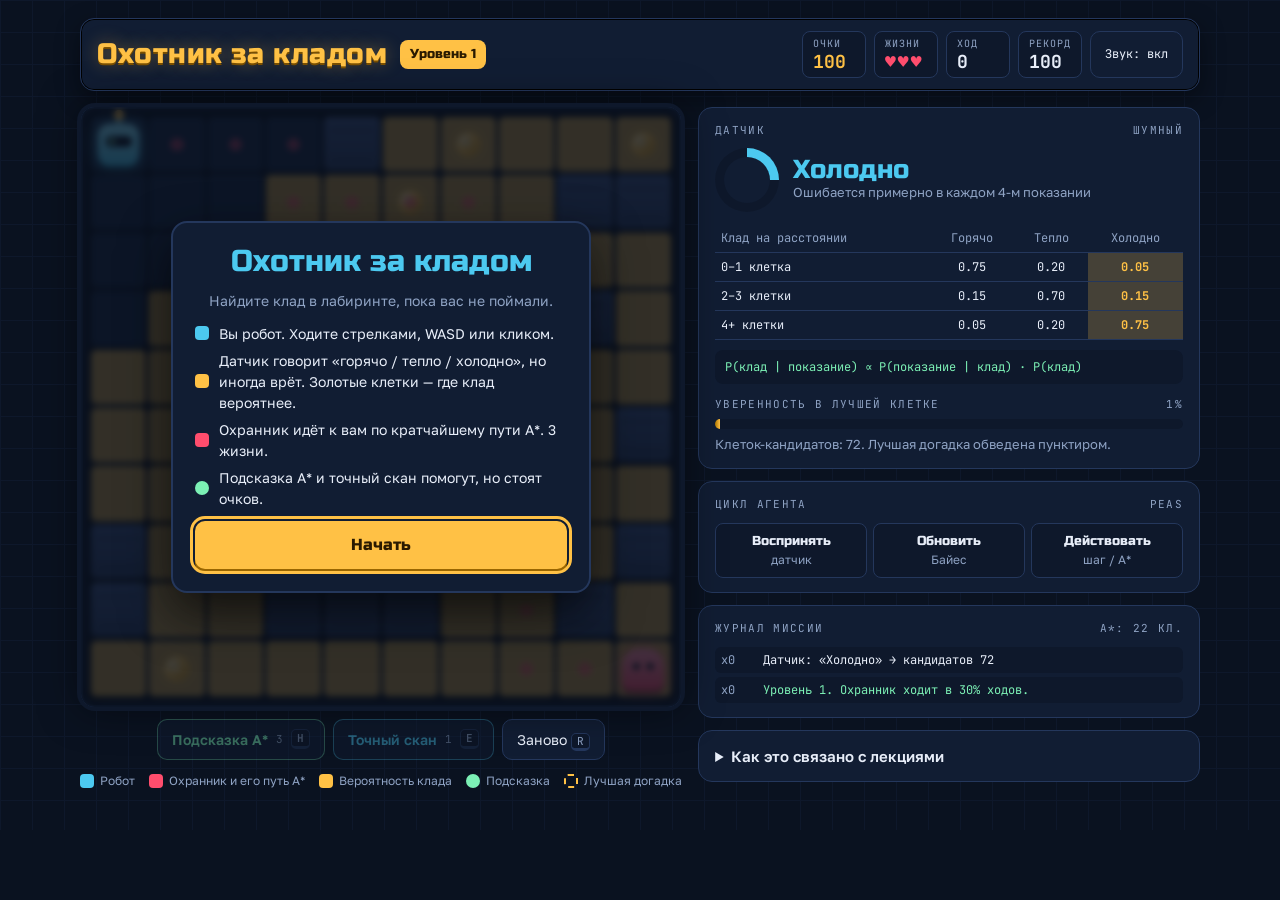
<file: game.html>
<!doctype html><html><head><meta charset=utf8><meta name=viewport content="width=device-width,initial-scale=1,viewport-fit=cover"><style>:root{color-scheme:light;box-sizing:border-box;padding-top:env(safe-area-inset-top,0px);padding-bottom:env(safe-area-inset-bottom,0px)}html{scroll-padding-top:env(safe-area-inset-top,0px)}body{margin:0;padding:0;font:14px -apple-system,BlinkMacSystemFont,sans-serif;background:#fff;color:#000}img{max-width:100%}[hidden]:not([hidden=until-found i]){display:none!important}</style></head><body>
<title>Охотник за кладом</title>
<link rel="preconnect" href="https://fonts.googleapis.com">
<link rel="stylesheet" href="https://fonts.googleapis.com/css2?family=Russo+One&family=Golos+Text:wght@400;500;600;700&family=JetBrains+Mono:wght@400;600;700&display=swap">
<style>
/* Layout: arcade cabinet — HUD strip on top, glowing dungeon board left, mission console right; single dark game world */
:root{
  color-scheme:dark;
  --bg:#0A1220; --panel:#111D33; --panel2:#0E182B; --floor:#16243E; --line:#24375C;
  --ink:#E8EEF9; --muted:#8FA3C4; --wall:#2E3F66; --wall2:#3B5080;
  --gold:#FFC145; --robot:#4CC9F0; --guard:#FF4D6D; --hint:#7CF0B5;
  --display:"Russo One","Golos Text",system-ui,sans-serif;
  --body:"Golos Text",system-ui,-apple-system,"Segoe UI",sans-serif;
  --mono:"JetBrains Mono",ui-monospace,Menlo,monospace;
}
*{box-sizing:border-box}
[hidden]{display:none!important}
html,body{background:var(--bg)}
body{color:var(--ink);font-family:var(--body);font-size:15px;line-height:1.5;
  background-image:linear-gradient(var(--panel2) 1px,transparent 1px),linear-gradient(90deg,var(--panel2) 1px,transparent 1px);
  background-size:32px 32px;
  padding-left:max(16px,env(safe-area-inset-left,0px));padding-right:max(16px,env(safe-area-inset-right,0px));padding-block:18px 40px}
.wrap{max-width:1120px;margin:0 auto;display:grid;gap:16px}

/* HUD */
.hud{display:flex;flex-wrap:wrap;gap:12px 20px;align-items:center;justify-content:space-between;
  background:var(--panel);border:1px solid var(--line);border-radius:14px;padding:12px 16px;box-shadow:0 0 0 1px #000 inset,0 8px 24px #0006}
.logo{display:flex;align-items:center;gap:12px}
.logo h1{font-family:var(--display);font-weight:400;font-size:clamp(20px,3.2vw,28px);margin:0;line-height:1;letter-spacing:.02em;
  color:var(--gold);text-shadow:0 2px 0 #7a4f00,0 0 18px color-mix(in oklab,var(--gold) 40%,transparent)}
.lvl{font-family:var(--display);font-size:13px;padding:5px 10px;border-radius:8px;background:var(--gold);color:#2a1a00;white-space:nowrap}
.stats{display:flex;flex-wrap:wrap;gap:8px}
.st{display:grid;gap:0;min-width:64px;padding:4px 10px;border-radius:8px;background:var(--panel2);border:1px solid var(--line)}
.st span{font-size:10px;text-transform:uppercase;letter-spacing:.1em;color:var(--muted);font-family:var(--mono)}
.st b{font-family:var(--mono);font-size:18px;font-variant-numeric:tabular-nums;line-height:1.2}
.hearts b{color:var(--guard);letter-spacing:2px}
.hearts b i{font-style:normal;color:var(--line)}
.score b{color:var(--gold)}
.iconbtn{font-family:var(--mono);font-size:12px}

.main{display:grid;grid-template-columns:minmax(0,1.2fr) minmax(0,1fr);gap:16px;align-items:start}
@media (max-width:860px){.main{grid-template-columns:minmax(0,1fr)}}

/* Board */
.stage{display:grid;gap:12px}
.boardShell{position:relative;width:100%;max-width:600px;margin:0 auto}
.board{display:grid;grid-template-columns:repeat(10,1fr);gap:3px;padding:8px;border-radius:14px;width:100%;aspect-ratio:1;position:relative;
  background:#060C17;border:2px solid var(--line);box-shadow:0 0 0 4px var(--panel2),0 0 40px #0008, inset 0 0 30px #000a;touch-action:manipulation;transition:box-shadow .3s}
.board.danger{animation:danger 1s ease-in-out infinite}
@keyframes danger{50%{box-shadow:0 0 0 4px var(--panel2),0 0 38px color-mix(in oklab,var(--guard) 70%,transparent),inset 0 0 30px #000a}}
.board.shake{animation:shake .45s}
@keyframes shake{20%{transform:translate(-8px,2px)}40%{transform:translate(7px,-3px)}60%{transform:translate(-5px,2px)}80%{transform:translate(3px,0)}}
.cell{position:relative;border-radius:5px;display:grid;place-items:center;
  background:linear-gradient(color-mix(in srgb,var(--gold) calc(var(--p,0)*72%),transparent),color-mix(in srgb,var(--gold) calc(var(--p,0)*72%),transparent)),var(--floor);
  box-shadow:inset 0 -2px 0 #0005;font-family:var(--mono);font-size:clamp(8px,1.5vw,11px);font-weight:600;transition:background .4s}
.cell.wall{background:linear-gradient(180deg,var(--wall2),var(--wall));box-shadow:inset 0 2px 0 #ffffff14,inset 0 -3px 0 #0007}
.cell.wall::before{content:"";position:absolute;inset:22% 10%;border-top:2px solid #0004;border-bottom:2px solid #0004}
.cell.visited::before{content:"";position:absolute;width:12%;aspect-ratio:1;border-radius:50%;background:color-mix(in oklab,var(--robot) 45%,transparent);bottom:14%;right:14%}
.cell.adj{cursor:pointer;outline:2px solid color-mix(in oklab,var(--robot) 45%,transparent);outline-offset:-2px}
.cell.adj:hover{outline-color:var(--robot);background:color-mix(in srgb,var(--robot) 22%,var(--floor))}
.cell.best{outline:2px dashed var(--gold);outline-offset:-3px}
.cell .pct{color:#1b1200;opacity:calc(.35 + var(--p,0));pointer-events:none}
.cell .pct.lo{color:var(--muted)}
.cell.gpath::after,.cell.hpath::after{content:"";position:absolute;width:24%;aspect-ratio:1;border-radius:50%;pointer-events:none}
.cell.gpath::after{background:var(--guard);opacity:.55}
.cell.hpath::after{background:var(--hint);box-shadow:0 0 10px var(--hint);animation:blink 1s ease-in-out infinite}
@keyframes blink{50%{opacity:.4}}
.coin{position:absolute;width:42%;aspect-ratio:1;border-radius:50%;background:radial-gradient(circle at 35% 35%,#fff3c4,var(--gold) 45%,#b07800);
  box-shadow:0 0 10px color-mix(in oklab,var(--gold) 60%,transparent);animation:spin 2.2s ease-in-out infinite}
.coin::after{content:"";position:absolute;inset:26%;border-radius:50%;border:2px solid #9a6600aa}
@keyframes spin{50%{transform:scaleX(.35)}}
.star{position:absolute;font-size:clamp(18px,3.4vw,30px);color:var(--gold);text-shadow:0 0 12px var(--gold);animation:pop .6s ease-out}
@keyframes pop{from{transform:scale(0) rotate(-90deg)}}

/* moving layer */
.layer{position:absolute;inset:8px;pointer-events:none}
.tok,.fx{position:absolute;left:0;top:0;width:calc((100% - 27px)/10);aspect-ratio:1;
  transform:translate(calc((100% + 3px)*var(--c,0)),calc((100% + 3px)*var(--r,0)))}
.tok{transition:transform .16s ease-out;z-index:3}
.tok .b{position:absolute;inset:13%}
.robot .b{background:linear-gradient(180deg,#8DE3FA,var(--robot));border-radius:28%;box-shadow:0 3px 0 #1a6f8c,0 0 16px color-mix(in oklab,var(--robot) 60%,transparent)}
.robot .b::before{content:"";position:absolute;left:18%;right:18%;top:30%;height:26%;border-radius:6px;background:#0A1220}
.robot .b::after{content:"";position:absolute;left:28%;width:12%;top:36%;height:14%;border-radius:50%;background:var(--hint);box-shadow:calc(var(--ew,1)*0px) 0 0 0 var(--hint),0 0 0 0 transparent;
  box-shadow:300% 0 0 0 var(--hint)}
.robot .ant{position:absolute;left:46%;top:-2%;width:8%;height:16%;background:#8DE3FA;border-radius:2px}
.robot .ant::after{content:"";position:absolute;left:-60%;top:-60%;width:220%;aspect-ratio:1;border-radius:50%;background:var(--gold);animation:blink .8s infinite}
.guard .b{background:linear-gradient(180deg,#FF8FA3,var(--guard));border-radius:40% 40% 18% 18%;box-shadow:0 3px 0 #8f1d33,0 0 16px color-mix(in oklab,var(--guard) 60%,transparent)}
.guard .b::before,.guard .b::after{content:"";position:absolute;top:34%;width:18%;height:18%;background:#0A1220;border-radius:50%}
.guard .b::before{left:24%;clip-path:polygon(0 30%,100% 0,100% 100%,0 100%)}
.guard .b::after{right:24%;clip-path:polygon(0 0,100% 30%,100% 100%,0 100%)}
.fx{z-index:4}
.ripple::after{content:"";position:absolute;inset:20%;border-radius:50%;border:3px solid var(--rc);animation:ripple .9s ease-out forwards}
@keyframes ripple{to{transform:scale(4.5);opacity:0;border-width:1px}}
.float span{position:absolute;left:50%;top:10%;transform:translateX(-50%);font-family:var(--display);font-size:clamp(12px,2vw,16px);white-space:nowrap;
  color:var(--fc);text-shadow:0 2px 0 #000;animation:floatup 1.1s ease-out forwards}
@keyframes floatup{to{top:-90%;opacity:0}}
canvas.confetti{position:absolute;inset:0;width:100%;height:100%;pointer-events:none;z-index:6}

/* overlay */
.over{position:absolute;inset:0;display:grid;place-items:center;background:#0A1220c4;backdrop-filter:blur(3px);border-radius:14px;z-index:8;padding:16px}
.card{background:var(--panel);border:2px solid var(--line);border-radius:16px;padding:22px;max-width:420px;width:100%;display:grid;gap:12px;text-align:center;box-shadow:0 20px 50px #000a}
.card h2{font-family:var(--display);font-weight:400;margin:0;font-size:clamp(22px,4vw,30px);line-height:1.1}
.card h2.win{color:var(--gold)} .card h2.lose{color:var(--guard)} .card h2.start{color:var(--robot)}
.card p{margin:0;color:var(--muted);font-size:14px}
.card ul{margin:0;padding:0;list-style:none;display:grid;gap:6px;text-align:left;font-size:14px}
.card li{display:flex;gap:10px;align-items:center}
.card li .sw{flex:none}
.bd{font-family:var(--mono);font-size:13px;display:grid;gap:4px;text-align:left;background:var(--panel2);border-radius:10px;padding:10px 12px}
.bd div{display:flex;justify-content:space-between;gap:12px}
.bd .tot{border-top:1px solid var(--line);padding-top:6px;color:var(--gold);font-weight:700}

/* actions */
.actions{display:flex;flex-wrap:wrap;gap:8px;justify-content:center}
button,select{font:inherit;font-size:14px;border-radius:10px;border:1px solid var(--line);background:var(--panel);color:var(--ink);padding:9px 14px;cursor:pointer;transition:transform .08s,background .15s}
button:active{transform:translateY(2px)}
button:hover:not(:disabled){background:#182847}
button.big{font-family:var(--display);font-size:16px;padding:12px 20px;background:var(--gold);color:#2a1a00;border:0;box-shadow:0 4px 0 #9a6600}
button.big:hover:not(:disabled){background:#ffd170}
button.act{display:inline-flex;gap:8px;align-items:center;font-weight:600}
button.act.h{border-color:color-mix(in oklab,var(--hint) 60%,transparent);color:var(--hint)}
button.act.s{border-color:color-mix(in oklab,var(--robot) 60%,transparent);color:var(--robot)}
button.act small{font-family:var(--mono);font-weight:400;color:var(--muted);font-size:11px}
button:disabled{opacity:.4;cursor:not-allowed}
button:focus-visible,.cell:focus-visible{outline:3px solid var(--gold);outline-offset:2px}
kbd{font-family:var(--mono);font-size:11px;border:1px solid var(--line);border-bottom-width:3px;border-radius:5px;padding:0 5px;color:var(--muted);background:var(--panel2)}
.pad{display:none;grid-template-columns:repeat(3,56px);grid-template-rows:repeat(2,48px);gap:6px;justify-content:center}
.pad button{font-size:20px;padding:0;box-shadow:0 3px 0 #000}
.pad .up{grid-column:2;grid-row:1}
.pad [data-d=left]{grid-column:1;grid-row:2}.pad [data-d=down]{grid-column:2;grid-row:2}.pad [data-d=right]{grid-column:3;grid-row:2}
@media (hover:none),(max-width:860px){.pad{display:grid}}
.legend{display:flex;flex-wrap:wrap;gap:6px 14px;justify-content:center;font-size:12px;color:var(--muted)}
.legend span{display:inline-flex;align-items:center;gap:6px}
.sw{width:14px;height:14px;border-radius:4px;display:inline-block}

/* side console */
.side,.stage{grid-template-columns:minmax(0,1fr)}
.side{display:grid;gap:12px}
.panel{background:var(--panel);border:1px solid var(--line);border-radius:14px;padding:14px 16px}
.label{font-family:var(--mono);font-size:11px;text-transform:uppercase;letter-spacing:.12em;color:var(--muted);margin:0 0 10px;display:flex;justify-content:space-between;gap:8px}
.reading{display:flex;align-items:center;gap:14px}
.gauge{width:64px;height:64px;flex:none;border-radius:50%;display:grid;place-items:center;
  background:conic-gradient(var(--rc,var(--muted)) calc(var(--g,0)*1turn),var(--panel2) 0);transition:--g .4s}
.gauge::after{content:"";width:46px;height:46px;border-radius:50%;background:var(--panel)}
.rword{font-family:var(--display);font-size:26px;line-height:1;color:var(--rc,var(--muted))}
.small{font-size:13px;color:var(--muted)}
.tag{font-family:var(--mono);font-size:10px;padding:2px 6px;border-radius:4px;background:var(--robot);color:#04202b;margin-left:6px;vertical-align:middle}
table{border-collapse:collapse;width:100%;font-family:var(--mono);font-size:12px;font-variant-numeric:tabular-nums;margin-top:12px}
th,td{padding:5px 6px;text-align:center;border-bottom:1px solid var(--line)}
th{color:var(--muted);font-weight:400}
th:first-child,td:first-child{text-align:left}
td.hl{background:color-mix(in oklab,var(--gold) 22%,transparent);color:var(--gold);font-weight:700}
.tbl{overflow-x:auto}
.formula{font-family:var(--mono);font-size:12px;background:var(--panel2);border-radius:8px;padding:8px 10px;margin-top:10px;overflow-x:auto;white-space:nowrap;color:var(--hint)}
.meter{height:10px;border-radius:6px;background:var(--panel2);overflow:hidden;margin-top:6px}
.meter i{display:block;height:100%;width:var(--w,0%);background:linear-gradient(90deg,#b07800,var(--gold));transition:width .4s}
.loop{display:grid;grid-template-columns:repeat(3,minmax(0,1fr));gap:6px}
.step{font-size:12px;text-align:center;padding:8px 4px;border-radius:8px;background:var(--panel2);border:1px solid var(--line);color:var(--muted);transition:all .2s}
.step b{display:block;font-family:var(--display);font-weight:400;font-size:13px;color:var(--ink)}
.step.on{background:var(--robot);border-color:var(--robot);color:#04202b}
.step.on b{color:#04202b}
.log{list-style:none;margin:0;padding:0;display:grid;gap:4px;font-family:var(--mono);font-size:12px;max-height:180px;overflow-y:auto}
.log li{display:flex;gap:8px;padding:4px 6px;border-radius:6px;background:var(--panel2)}
.log li em{font-style:normal;color:var(--muted);flex:none;min-width:34px}
.log li.good{color:var(--gold)} .log li.bad{color:var(--guard)} .log li.info{color:var(--hint)}
.log li:first-child{animation:slidein .3s}
@keyframes slidein{from{opacity:0;transform:translateX(-8px)}}
details summary{cursor:pointer;font-weight:600}
details li,details p{color:var(--muted);font-size:14px}
details ul{padding-left:18px;margin:8px 0 0}
@media (prefers-reduced-motion:reduce){*,*::before,*::after{animation:none!important;transition:none!important}}
</style>

<div class="wrap">
  <header class="hud">
    <div class="logo"><h1>Охотник за кладом</h1><span class="lvl" id="lvl">Уровень 1</span></div>
    <div class="stats">
      <div class="st score"><span>Очки</span><b id="hScore">0</b></div>
      <div class="st hearts"><span>Жизни</span><b id="hLives">♥♥♥</b></div>
      <div class="st"><span>Ход</span><b id="hTurn">0</b></div>
      <div class="st"><span>Рекорд</span><b id="hBest">0</b></div>
      <button class="iconbtn" id="soundBtn" aria-pressed="true">Звук: вкл</button>
    </div>
  </header>

  <div class="main">
    <div class="stage">
      <div class="boardShell">
        <div class="board" id="board" aria-label="Игровое поле 10 на 10"></div>
        <div class="over" id="over"></div>
      </div>
      <div class="actions">
        <button class="act h" id="hintBtn">Подсказка A* <small id="hintN">3</small> <kbd>H</kbd></button>
        <button class="act s" id="scanBtn">Точный скан <small id="scanN">1</small> <kbd>E</kbd></button>
        <button id="newBtn">Заново <kbd>R</kbd></button>
      </div>
      <div class="pad" aria-label="Кнопки движения">
        <button class="up" data-d="up" aria-label="Вверх">↑</button>
        <button data-d="left" aria-label="Влево">←</button>
        <button data-d="down" aria-label="Вниз">↓</button>
        <button data-d="right" aria-label="Вправо">→</button>
      </div>
      <div class="legend">
        <span><i class="sw" style="background:var(--robot)"></i>Робот</span>
        <span><i class="sw" style="background:var(--guard)"></i>Охранник и его путь A*</span>
        <span><i class="sw" style="background:var(--gold)"></i>Вероятность клада</span>
        <span><i class="sw" style="background:var(--hint);border-radius:50%"></i>Подсказка</span>
        <span><i class="sw" style="outline:2px dashed var(--gold);outline-offset:-2px"></i>Лучшая догадка</span>
      </div>
    </div>

    <aside class="side">
      <div class="panel">
        <p class="label"><span>Датчик</span><span id="rKind">шумный</span></p>
        <div class="reading">
          <div class="gauge" id="gauge"></div>
          <div>
            <div class="rword" id="rword">—</div>
            <div class="small" id="rnote">Ошибается примерно в каждом 4-м показании</div>
          </div>
        </div>
        <div class="tbl"><table aria-label="Модель датчика P(показание | расстояние)">
          <thead><tr><th>Клад на расстоянии</th><th>Горячо</th><th>Тепло</th><th>Холодно</th></tr></thead>
          <tbody id="mtx"></tbody>
        </table></div>
        <div class="formula">P(клад | показание) ∝ P(показание | клад) · P(клад)</div>
        <p class="label" style="margin:12px 0 0"><span>Уверенность в лучшей клетке</span><span id="conf">0%</span></p>
        <div class="meter"><i id="meter"></i></div>
        <p class="small" id="alive" style="margin:6px 0 0"></p>
      </div>

      <div class="panel">
        <p class="label"><span>Цикл агента</span><span>PEAS</span></p>
        <div class="loop">
          <div class="step" id="s1"><b>Воспринять</b>датчик</div>
          <div class="step" id="s2"><b>Обновить</b>Байес</div>
          <div class="step" id="s3"><b>Действовать</b>шаг / A*</div>
        </div>
      </div>

      <div class="panel">
        <p class="label"><span>Журнал миссии</span><span id="expN"></span></p>
        <ul class="log" id="log"></ul>
      </div>

      <details class="panel">
        <summary>Как это связано с лекциями</summary>
        <ul>
          <li><b>Агент и PEAS.</b> P: найти клад и не попасться. E: лабиринт 10×10, частично наблюдаемый. A: шаги вверх, вниз, влево, вправо. S: шумный датчик и точный скан.</li>
          <li><b>Байес.</b> Сначала все клетки равновероятны. После каждого показания вероятность клетки умножается на правдоподобие P(показание | клад тут) и нормируется. Точный скан даёт правдоподобие 1 или 0 и сразу отсекает много клеток.</li>
          <li><b>A*.</b> Охранник и подсказка ищут путь с f(n) = g(n) + h(n), h — манхэттенское расстояние. Оно допустимо, поэтому путь всегда кратчайший.</li>
        </ul>
        <p>Очки: на старте 100, монета +25, подсказка −50, скан −30, клад +300 и бонус за скорость. С каждым уровнем больше стен и охранник быстрее.</p>
      </details>
    </aside>
  </div>
</div>

<script>
(() => {
const N = 10;
const CATS = ["hot","warm","cold"];
const RU = {hot:"Горячо", warm:"Тепло", cold:"Холодно"};
const DIST = {hot:"0–1 клетка", warm:"2–3 клетки", cold:"4+ клетки"};
const COLOR = {hot:"var(--guard)", warm:"var(--gold)", cold:"var(--robot)"};
const GVAL = {hot:1, warm:.6, cold:.25};
const M = {hot:{hot:.75,warm:.20,cold:.05}, warm:{hot:.15,warm:.70,cold:.15}, cold:{hot:.05,warm:.20,cold:.75}};
const cat = d => d <= 1 ? "hot" : d <= 3 ? "warm" : "cold";
const rc = i => [Math.floor(i/N), i%N];
const id = (r,c) => r*N+c;
const man = (a,b) => { const [ar,ac]=rc(a),[br,bc]=rc(b); return Math.abs(ar-br)+Math.abs(ac-bc); };
const $ = s => document.getElementById(s);

const boardEl = $("board"), overEl = $("over");
const cells = [];
for (let i=0;i<N*N;i++){ const d=document.createElement("div"); d.className="cell"; d.dataset.i=i; boardEl.appendChild(d); cells.push(d); }
const layer = document.createElement("div"); layer.className="layer"; boardEl.appendChild(layer);
const robotEl = document.createElement("div"); robotEl.className="tok robot"; robotEl.innerHTML='<div class="b"></div><div class="ant"></div>';
const guardEl = document.createElement("div"); guardEl.className="tok guard"; guardEl.innerHTML='<div class="b"></div>';
layer.append(robotEl, guardEl);
const place = (el,i) => { const [r,c]=rc(i); el.style.setProperty("--r",r); el.style.setProperty("--c",c); };

let best = 0; try { best = +localStorage.getItem("klad-best") || 0; } catch(e){}
const G = {level:1, lives:3, score:100, sound:true};
let L = null, phase = "start";

/* ---------- sound ---------- */
let ac = null;
function tone(f, d=.08, type="square", v=.04, delay=0){
  if (!G.sound) return;
  try {
    ac = ac || new (window.AudioContext||window.webkitAudioContext)();
    const t = ac.currentTime + delay, o = ac.createOscillator(), g = ac.createGain();
    o.type = type; o.frequency.setValueAtTime(f, t);
    g.gain.setValueAtTime(v, t); g.gain.exponentialRampToValueAtTime(.0001, t+d);
    o.connect(g).connect(ac.destination); o.start(t); o.stop(t+d+.02);
  } catch(e){}
}
const sfx = {
  step:()=>tone(200,.04,"square",.02),
  hot:()=>tone(880,.14,"sine",.06), warm:()=>tone(620,.14,"sine",.05), cold:()=>tone(330,.16,"sine",.05),
  coin:()=>{tone(988,.07,"square",.04);tone(1319,.14,"square",.04,.07);},
  hint:()=>{tone(523,.08,"triangle",.06);tone(784,.12,"triangle",.06,.08);},
  scan:()=>{[300,450,600,800].forEach((f,k)=>tone(f,.07,"sine",.05,k*.05));},
  hurt:()=>{tone(180,.3,"sawtooth",.07);tone(120,.35,"sawtooth",.06,.12);},
  win:()=>{[523,659,784,1047,1319].forEach((f,k)=>tone(f,.16,"square",.05,k*.09));},
  over:()=>{[392,330,262,196].forEach((f,k)=>tone(f,.22,"triangle",.07,k*.16));},
  alarm:()=>tone(660,.08,"square",.03)
};

/* ---------- map & search ---------- */
function nb(i, walls){
  const [r,c]=rc(i), out=[];
  for (const [dr,dc] of [[-1,0],[1,0],[0,-1],[0,1]]){ const a=r+dr,b=c+dc; if(a>=0&&a<N&&b>=0&&b<N&&!walls.has(id(a,b))) out.push(id(a,b)); }
  return out;
}
function bfsDist(src, walls){
  const d = new Map([[src,0]]), q=[src];
  while(q.length){ const x=q.shift(); for(const n of nb(x,walls)) if(!d.has(n)){ d.set(n,d.get(x)+1); q.push(n);} }
  return d;
}
function astar(s, goal, walls){
  const g=new Map([[s,0]]), from=new Map(), closed=new Set(), open=[{i:s,f:man(s,goal)}];
  let exp=0;
  while(open.length){
    open.sort((a,b)=>a.f-b.f || man(a.i,goal)-man(b.i,goal));
    const {i}=open.shift(); if(closed.has(i)) continue; closed.add(i); exp++;
    if(i===goal){ const p=[i]; let k=i; while(from.has(k)){k=from.get(k); p.unshift(k);} return {path:p, exp}; }
    for(const n of nb(i,walls)){ const ng=g.get(i)+1; if(ng<(g.has(n)?g.get(n):1e9)){ g.set(n,ng); from.set(n,i); open.push({i:n,f:ng+man(n,goal)}); } }
  }
  return {path:null, exp};
}
function makeMap(prob){
  const start=id(0,0), gs=id(N-1,N-1), keep=new Set([start,gs,id(0,1),id(1,0),id(N-1,N-2),id(N-2,N-1)]);
  for(let t=0;t<600;t++){
    const walls=new Set();
    for(let i=0;i<N*N;i++) if(!keep.has(i) && Math.random()<prob) walls.add(i);
    if(bfsDist(start,walls).size===N*N-walls.size) return {walls,start,gs};
  }
  return {walls:new Set(),start,gs};
}

/* ---------- game flow ---------- */
function startLevel(){
  const lv = G.level;
  const {walls,start,gs} = makeMap(Math.min(.27, .15 + .03*(lv-1)));
  const free=[]; for(let i=0;i<N*N;i++) if(!walls.has(i)) free.push(i);
  const cand = free.filter(i => man(i,start)>=6 && man(i,gs)>=2);
  const treasure = cand[Math.floor(Math.random()*cand.length)];
  const coins = new Set();
  const pool = free.filter(i => i!==start && i!==gs && i!==treasure);
  while(coins.size<4 && pool.length) coins.add(pool.splice(Math.floor(Math.random()*pool.length),1)[0]);
  const belief = new Float64Array(N*N);
  for(const i of free) if(i!==start) belief[i]=1;
  L = {walls, free, robot:start, guard:gs, treasure, coins, belief, visited:new Set([start]),
       turn:0, hints:3, scans:1, acc:0, rate:Math.min(.9, .3 + .15*(lv-1)),
       hintPath:null, guardPath:[], exp:null, reading:null, exact:false, startScore:G.score, coinsGot:0};
  $("log").innerHTML = "";
  normalize();
  robotEl.style.transition="none"; guardEl.style.transition="none";
  place(robotEl,start); place(guardEl,gs);
  requestAnimationFrame(()=>{ robotEl.style.transition=""; guardEl.style.transition=""; });
  log(`Уровень ${lv}. Охранник ходит в ${Math.round(L.rate*100)}% ходов.`, "info");
  sense(false, true);
  planGuard();
  render();
}
function normalize(){ let s=0; for(const i of L.free) s+=L.belief[i]; if(s>0) for(const i of L.free) L.belief[i]/=s; }

function sense(exact, quiet){
  const trueCat = cat(man(L.robot, L.treasure));
  let reading = trueCat;
  if(!exact){ const r=Math.random(); let a=0; for(const k of CATS){ a+=M[trueCat][k]; if(r<a){reading=k;break;} } }
  for(const i of L.free){
    const c = cat(man(L.robot,i));
    L.belief[i] *= exact ? (c===reading?1:0) : M[c][reading];
  }
  L.belief[L.robot]=0;
  normalize();
  L.reading = reading; L.exact = exact;
  ripple(L.robot, COLOR[reading]);
  if(!quiet) sfx[reading]();
  const alive = L.free.filter(i=>L.belief[i]>.005).length;
  log(`${exact?"Скан":"Датчик"}: «${RU[reading]}» → кандидатов ${alive}`, exact?"info":"");
}
function planGuard(){ const r=astar(L.guard,L.robot,L.walls); L.guardPath=r.path||[]; L.exp=r.exp; }

function tryMove(t){
  if(phase!=="play") return;
  if(!nb(L.robot,L.walls).includes(t)) return;
  L.robot=t; L.turn++; L.hintPath=null; L.visited.add(t);
  place(robotEl,t); sfx.step(); pulse();
  if(t===L.guard) return hurt();
  if(L.coins.has(t)){ L.coins.delete(t); L.coinsGot++; addScore(25); floatText(t,"+25","var(--gold)"); sfx.coin(); log("Монета +25","good"); }
  if(t===L.treasure) return levelClear();
  sense(false);
  L.acc += L.rate;
  if(L.acc>=1){
    L.acc-=1; planGuard();
    if(L.guardPath.length>1){ L.guard=L.guardPath[1]; place(guardEl,L.guard); }
    if(L.guard===L.robot) return hurt();
  }
  planGuard();
  const gd = L.guardPath.length-1;
  if(gd>0 && gd<=3) sfx.alarm();
  render();
}
function move(dir){
  const [r,c]=rc(L.robot), d={up:[-1,0],down:[1,0],left:[0,-1],right:[0,1]}[dir];
  const a=r+d[0], b=c+d[1]; if(a<0||a>=N||b<0||b>=N) return;
  tryMove(id(a,b));
}
function hint(){
  if(phase!=="play"||L.hints<=0) return;
  const b = bestCell();
  const r = astar(L.robot,b,L.walls); if(!r.path) return;
  L.hintPath=r.path; L.hints--; L.exp=r.exp; addScore(-50); floatText(L.robot,"−50","var(--hint)"); sfx.hint();
  log(`Подсказка: ${r.path.length-1} шагов, A* раскрыл ${r.exp} клеток`,"info");
  render();
}
function scan(){
  if(phase!=="play"||L.scans<=0) return;
  L.scans--; addScore(-30); floatText(L.robot,"−30","var(--robot)"); sfx.scan();
  sense(true, true); render();
}
function bestCell(){ let b=-1,bp=-1; for(const i of L.free) if(L.belief[i]>bp){bp=L.belief[i];b=i;} return b; }

function hurt(){
  G.lives--; addScore(-150); sfx.hurt(); shake(); floatText(L.robot,"−♥","var(--guard)");
  log("Охранник поймал робота! −1 жизнь","bad");
  if(G.lives<=0){ render(); return gameOver(); }
  const d = bfsDist(L.robot,L.walls); let far=L.guard, fd=-1;
  for(const [k,v] of d) if(v>fd && k!==L.treasure){fd=v;far=k;}
  L.guard=far; L.acc=0;
  setTimeout(()=>place(guardEl,far),250);
  planGuard(); render();
}
function levelClear(){
  phase="clear";
  const base=300, lvB=100*G.level, speed=Math.max(0,200-L.turn*5);
  addScore(base+lvB+speed);
  sfx.win(); confetti(); render(true);
  const gained = G.score - L.startScore;
  showCard(`<h2 class="win">Клад найден!</h2>
    <p>Уровень ${G.level} пройден за ${L.turn} ${plural(L.turn)}.</p>
    <div class="bd">
      <div><span>Клад</span><span>+${base}</span></div>
      <div><span>Бонус уровня</span><span>+${lvB}</span></div>
      <div><span>Бонус за скорость</span><span>+${speed}</span></div>
      <div><span>Монеты (${L.coinsGot})</span><span>+${L.coinsGot*25}</span></div>
      <div class="tot"><span>Итого за уровень</span><span>${gained>=0?"+":""}${gained}</span></div>
    </div>
    <p>Дальше стен больше, а охранник быстрее.</p>
    <button class="big" data-go="next">Уровень ${G.level+1} →</button>`);
}
function gameOver(){
  phase="over"; sfx.over();
  const rec = G.score>best; if(rec){ best=G.score; try{localStorage.setItem("klad-best",best);}catch(e){} }
  render(true);
  showCard(`<h2 class="lose">Игра окончена</h2>
    <p>Вы дошли до уровня ${G.level}. Звезда на поле показывает, где был клад.</p>
    <div class="bd"><div class="tot"><span>Очки</span><span>${G.score}</span></div><div><span>Рекорд</span><span>${best}${rec?" · новый!":""}</span></div></div>
    <button class="big" data-go="restart">Играть снова</button>`);
}
function startScreen(){
  phase="start";
  showCard(`<h2 class="start">Охотник за кладом</h2>
    <p>Найдите клад в лабиринте, пока вас не поймали.</p>
    <ul>
      <li><i class="sw" style="background:var(--robot)"></i>Вы робот. Ходите стрелками, WASD или кликом.</li>
      <li><i class="sw" style="background:var(--gold)"></i>Датчик говорит «горячо / тепло / холодно», но иногда врёт. Золотые клетки — где клад вероятнее.</li>
      <li><i class="sw" style="background:var(--guard)"></i>Охранник идёт к вам по кратчайшему пути A*. 3 жизни.</li>
      <li><i class="sw" style="background:var(--hint);border-radius:50%"></i>Подсказка A* и точный скан помогут, но стоят очков.</li>
    </ul>
    <button class="big" data-go="start">Начать</button>`);
}
function showCard(html){ overEl.innerHTML=`<div class="card">${html}</div>`; overEl.hidden=false; const b=overEl.querySelector("button"); b&&b.focus(); }
overEl.addEventListener("click", e=>{
  const go = e.target.closest("[data-go]")?.dataset.go; if(!go) return;
  overEl.hidden=true;
  if(go==="next") G.level++;
  if(go==="restart"||go==="start"){ if(go==="restart"){G.level=1;G.lives=3;G.score=100;} }
  phase="play"; startLevel();
});
function plural(n){ const a=n%10,b=n%100; if(a===1&&b!==11) return "ход"; if(a>=2&&a<=4&&(b<12||b>14)) return "хода"; return "ходов"; }

/* ---------- effects ---------- */
function addScore(n){ G.score=Math.max(0,G.score+n); }
function fxAt(i, cls){ const el=document.createElement("div"); el.className="fx "+cls; const [r,c]=rc(i); el.style.setProperty("--r",r); el.style.setProperty("--c",c); layer.appendChild(el); return el; }
function ripple(i,col){ const el=fxAt(i,"ripple"); el.style.setProperty("--rc",col); setTimeout(()=>el.remove(),950); }
function floatText(i,t,col){ const el=fxAt(i,"float"); el.style.setProperty("--fc",col); el.innerHTML=`<span>${t}</span>`; setTimeout(()=>el.remove(),1150); }
function shake(){ boardEl.classList.remove("shake"); void boardEl.offsetWidth; boardEl.classList.add("shake"); }
function pulse(){ const ids=["s1","s2","s3"]; ids.forEach((x,k)=>setTimeout(()=>ids.forEach(y=>$(y).classList.toggle("on",y===x)),k*170)); setTimeout(()=>ids.forEach(y=>$(y).classList.remove("on")),760); }
function log(t,kind=""){ const li=document.createElement("li"); li.className=kind; li.innerHTML=`<em>${L?("х"+L.turn):""}</em><span></span>`; li.lastChild.textContent=t; const ul=$("log"); ul.prepend(li); while(ul.children.length>30) ul.lastChild.remove(); }
function confetti(){
  if(matchMedia("(prefers-reduced-motion: reduce)").matches) return;
  const cv=document.createElement("canvas"); cv.className="confetti"; boardEl.appendChild(cv);
  const W=cv.width=boardEl.clientWidth*2, H=cv.height=boardEl.clientHeight*2, x=cv.getContext("2d");
  const cols=["#FFC145","#4CC9F0","#7CF0B5","#FF4D6D","#E8EEF9"];
  const ps=Array.from({length:120},()=>({x:W/2,y:H/2,vx:(Math.random()-.5)*28,vy:-Math.random()*26-6,s:6+Math.random()*8,c:cols[Math.floor(Math.random()*5)],a:Math.random()*6}));
  let f=0; (function tick(){ x.clearRect(0,0,W,H); for(const p of ps){p.vy+=.9;p.x+=p.vx;p.y+=p.vy;p.a+=.2; x.save();x.translate(p.x,p.y);x.rotate(p.a);x.fillStyle=p.c;x.fillRect(-p.s/2,-p.s/4,p.s,p.s/2);x.restore();}
    if(++f<90) requestAnimationFrame(tick); else cv.remove(); })();
}

/* ---------- render ---------- */
function render(reveal){
  let max=0; for(const i of L.free) max=Math.max(max,L.belief[i]);
  const b = bestCell();
  const gset=new Set(L.guardPath.slice(1,-1)), hset=new Set(L.hintPath?L.hintPath.slice(1):[]);
  const adj=new Set(phase==="play"?nb(L.robot,L.walls):[]);
  for(let i=0;i<N*N;i++){
    const el=cells[i], wall=L.walls.has(i), p=L.belief[i];
    el.className="cell"+(wall?" wall":"")+(L.visited.has(i)&&i!==L.robot?" visited":"")+(adj.has(i)?" adj":"")+
      (gset.has(i)?" gpath":"")+(hset.has(i)?" hpath":"")+(i===b&&phase==="play"&&max>0?" best":"");
    const mean = 1/L.free.length;
    const rel = wall||max<=mean*1.01?0:Math.max(0,Math.min(1,(p-mean)/(max-mean)));
    el.style.setProperty("--p", rel.toFixed(3));
    let h="";
    if(L.coins.has(i)) h+=`<span class="coin"></span>`;
    else if(!wall && p>=.03 && i!==L.robot && i!==L.guard) h+=`<span class="pct${rel<.45?" lo":""}">${Math.round(p*100)}</span>`;
    if(reveal && i===L.treasure) h+=`<span class="star">★</span>`;
    el.innerHTML=h;
    el.tabIndex=adj.has(i)?0:-1;
    el.setAttribute("aria-label", wall?"стена":adj.has(i)?"шагнуть сюда":"клетка");
  }
  robotEl.style.opacity = G.lives>0 ? 1 : .25;
  const gd=L.guardPath.length-1;
  boardEl.classList.toggle("danger", phase==="play" && gd>0 && gd<=3);
  // HUD
  $("lvl").textContent=`Уровень ${G.level}`;
  $("hScore").textContent=G.score; $("hTurn").textContent=L.turn; $("hBest").textContent=Math.max(best,G.score);
  $("hLives").innerHTML="♥".repeat(Math.max(0,G.lives))+`<i>${"♥".repeat(3-Math.max(0,G.lives))}</i>`;
  $("hintN").textContent=L.hints; $("scanN").textContent=L.scans;
  $("hintBtn").disabled=phase!=="play"||L.hints<=0; $("scanBtn").disabled=phase!=="play"||L.scans<=0;
  // sensor
  const g=$("gauge"), rw=$("rword");
  const col = L.reading?COLOR[L.reading]:"var(--muted)";
  g.style.setProperty("--rc",col); g.style.setProperty("--g",L.reading?GVAL[L.reading]:0);
  rw.style.setProperty("--rc",col); rw.innerHTML=L.reading?RU[L.reading]+(L.exact?'<span class="tag">точно</span>':""):"—";
  $("rKind").textContent=L.exact?"точный скан":"шумный";
  $("mtx").innerHTML=CATS.map(t=>`<tr><td>${DIST[t]}</td>${CATS.map(k=>`<td class="${k===L.reading&&!L.exact?"hl":""}">${M[t][k].toFixed(2)}</td>`).join("")}</tr>`).join("");
  const conf=Math.round(max*100);
  $("conf").textContent=conf+"%"; $("meter").style.setProperty("--w",conf+"%");
  const alive=L.free.filter(i=>L.belief[i]>.005).length;
  $("alive").textContent=`Клеток-кандидатов: ${alive}. Лучшая догадка обведена пунктиром.`;
  $("expN").textContent=L.exp!=null?`A*: ${L.exp} кл.`:"";
}

/* ---------- input ---------- */
boardEl.addEventListener("click",e=>{ const c=e.target.closest(".cell"); if(c) tryMove(+c.dataset.i); });
boardEl.addEventListener("keydown",e=>{ const c=e.target.closest(".cell"); if(c&&(e.key==="Enter"||e.key===" ")){e.preventDefault();tryMove(+c.dataset.i);} });
document.querySelectorAll(".pad button").forEach(b=>b.addEventListener("click",()=>move(b.dataset.d)));
$("hintBtn").onclick=hint; $("scanBtn").onclick=scan;
$("newBtn").onclick=()=>{ G.level=1;G.lives=3;G.score=100; overEl.hidden=true; phase="play"; startLevel(); };
$("soundBtn").onclick=e=>{ G.sound=!G.sound; e.currentTarget.textContent="Звук: "+(G.sound?"вкл":"выкл"); e.currentTarget.setAttribute("aria-pressed",G.sound); };
document.addEventListener("keydown",e=>{
  if(e.target.closest&&e.target.closest(".over")) return;
  const k=e.key.toLowerCase();
  const m={arrowup:"up",w:"up","ц":"up",arrowdown:"down",s:"down","ы":"down",arrowleft:"left",a:"left","ф":"left",arrowright:"right",d:"right","в":"right"};
  if(m[k]){ e.preventDefault(); move(m[k]); }
  else if(k==="h"||k==="р") hint();
  else if(k==="e"||k==="у") scan();
  else if(k==="r"||k==="к") $("newBtn").click();
});

startLevel();
phase="start"; render(); startScreen();
})();
</script>

</body></html>
</file>
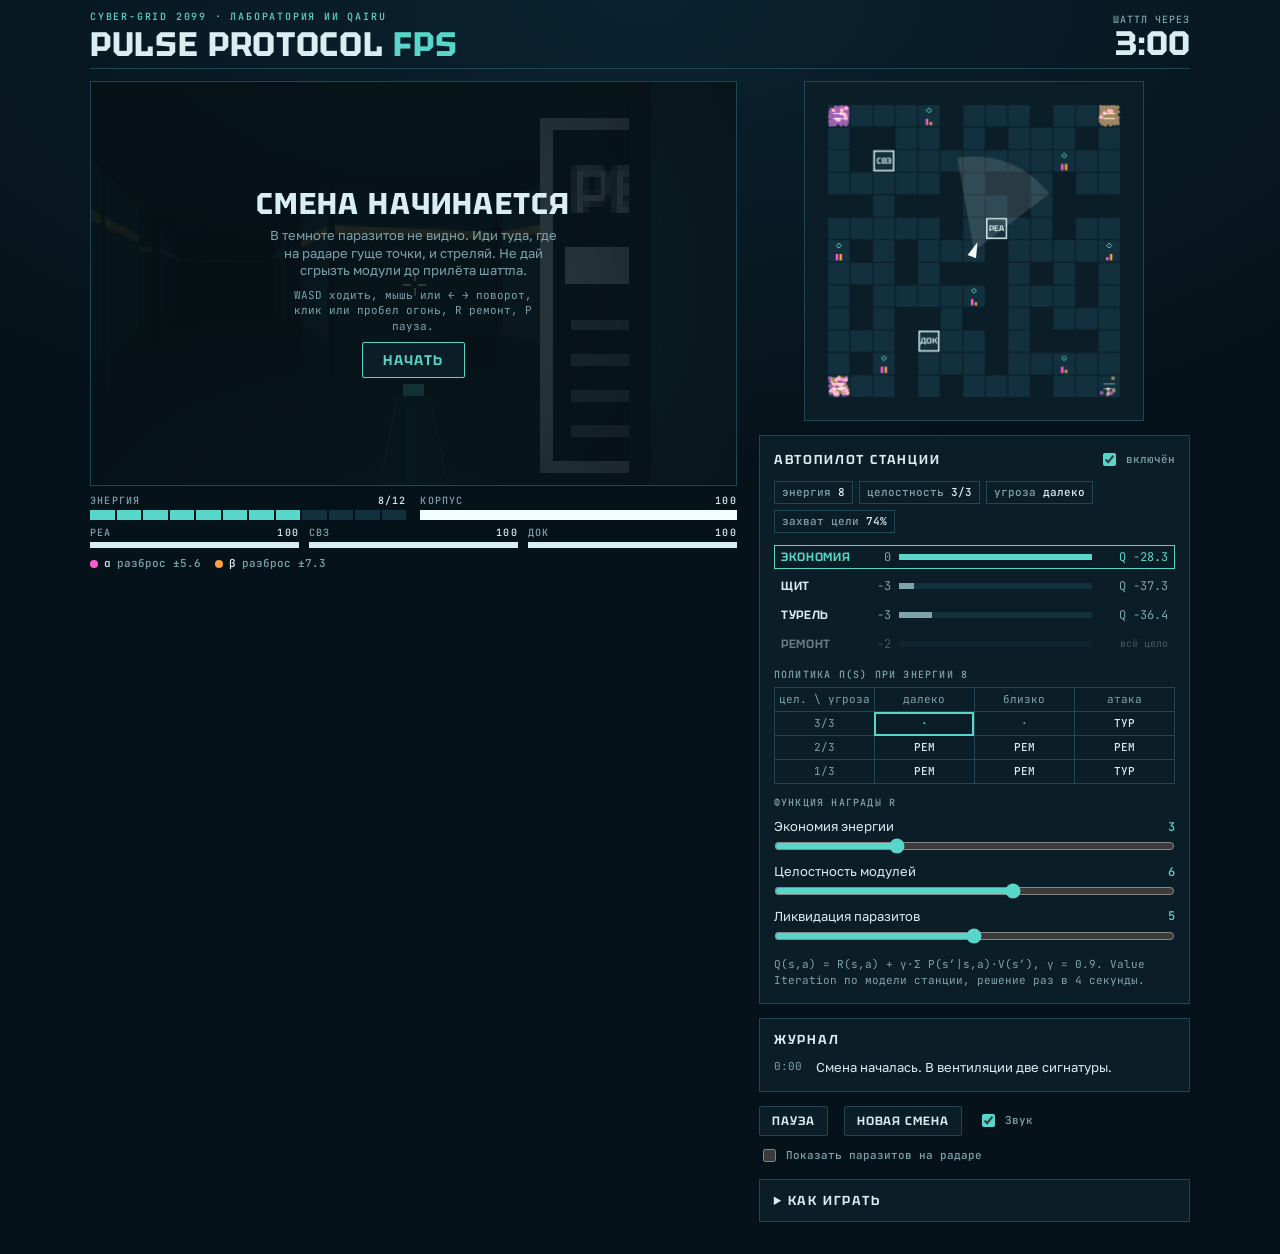
<file: pulse.html>
<!doctype html>
<html lang="ru">
<head>
  <meta charset="utf-8">
  <meta name="viewport" content="width=device-width,initial-scale=1,viewport-fit=cover">
  <title>Pulse Protocol FPS — Cyber-Grid 2099</title>
  <link rel="preconnect" href="https://fonts.googleapis.com">
  <link rel="preconnect" href="https://fonts.gstatic.com" crossorigin>
  <link rel="stylesheet" href="https://fonts.googleapis.com/css2?family=Golos+Text:wght@400;500;600&family=JetBrains+Mono:wght@400;500&family=Tektur:wght@500;600;700&display=swap">
  <style>
    :root{
      color-scheme:dark;
      box-sizing:border-box;
      padding-top:env(safe-area-inset-top,0px);
      padding-bottom:env(safe-area-inset-bottom,0px);
      --abyss:#061219;
      --abyss-2:#0a2230;
      --hull:#0b1d27;
      --plate:#12303d;
      --rib:#1f4654;
      --ink:#d8eef0;
      --dim:#7fa3ab;
      --sonar:#58d6c9;
      --warn:#f5d76e;
      --crit:#ff5252;
      --drone:#f2fdff;
      --sig-a:#ff5cd0; --sig-b:#ff9d42; --sig-c:#7fa0ff; --sig-d:#c8f25c;
      --veil:rgba(6,18,25,.84);
      --f-display:'Tektur','Arial Narrow','Roboto Condensed',sans-serif;
      --f-body:'Golos Text','Segoe UI',Roboto,'Helvetica Neue',Arial,sans-serif;
      --f-data:'JetBrains Mono',ui-monospace,'SF Mono',Menlo,Consolas,monospace;
    }
    html{scroll-padding-top:env(safe-area-inset-top,0px)}
    *{box-sizing:border-box}
    body{
      margin:0;padding:0;color:var(--ink);font-family:var(--f-body);font-size:15px;line-height:1.45;
      background:radial-gradient(120% 60% at 50% 0%,var(--abyss-2) 0%,var(--abyss) 62%) var(--abyss);
      padding-block:12px 32px;
      padding-left:max(16px,env(safe-area-inset-left,0px));
      padding-right:max(16px,env(safe-area-inset-right,0px));
    }
    img{max-width:100%}
    [hidden]:not([hidden=until-found i]){display:none!important}

    .app{max-width:1100px;margin:0 auto;display:grid;gap:12px}
    .top{display:flex;justify-content:space-between;align-items:flex-end;gap:12px;border-bottom:1px solid var(--rib);padding-bottom:8px}
    .eyebrow{font:500 10px/1 var(--f-data);letter-spacing:.18em;text-transform:uppercase;color:var(--sonar)}
    h1{font:700 clamp(20px,5.6vw,34px)/.95 var(--f-display);text-transform:uppercase;letter-spacing:.02em;margin:6px 0 0}
    h1 span{color:var(--sonar)}
    .eta{text-align:right;font:500 10px/1.3 var(--f-data);color:var(--dim);text-transform:uppercase;letter-spacing:.1em;white-space:nowrap}
    .eta b{display:block;font:700 clamp(24px,6.4vw,34px)/1 var(--f-display);color:var(--ink);font-variant-numeric:tabular-nums;letter-spacing:0}

    .layout{display:grid;gap:12px;grid-template-columns:minmax(0,1fr)}
    .left,.right{display:grid;gap:10px;min-width:0;align-content:start}
    @media(min-width:900px){
      .layout{grid-template-columns:minmax(0,1.5fr) minmax(0,1fr);gap:22px;align-items:start}
      .right{gap:14px}
    }

    .view{position:relative;border:1px solid var(--rib);background:var(--abyss);overflow:hidden}
    #scr{display:block;width:100%;max-width:100%;aspect-ratio:16/10;image-rendering:pixelated;image-rendering:crisp-edges;touch-action:none;cursor:crosshair}
    .banner{position:absolute;left:8px;right:8px;top:8px;text-align:center;font:600 12px/1.3 var(--f-display);letter-spacing:.08em;text-transform:uppercase;color:var(--ink);pointer-events:none;text-shadow:0 0 6px var(--abyss),0 0 2px var(--abyss);min-height:1.3em}
    .banner.crit{color:var(--crit)}.banner.good{color:var(--sonar)}.banner.warn{color:var(--warn)}
    .over{position:absolute;inset:0;display:grid;place-content:center;justify-items:center;gap:8px;text-align:center;padding:12px 16px;background:var(--veil)}
    .over h2{font:700 clamp(18px,5.4vw,30px)/1 var(--f-display);letter-spacing:.04em}
    .over.lose h2{color:var(--crit)}
    .over.win h2{color:var(--sonar)}
    .over p{margin:0;color:var(--dim);max-width:38ch;font-size:13px;line-height:1.35}
    .over .keys{font:400 11px/1.4 var(--f-data)}
    .k-touch{display:block}.k-desk{display:none}
    @media(hover:hover) and (pointer:fine){.k-touch{display:none}.k-desk{display:block}}

    button{font:inherit;color:var(--ink);background:var(--hull);border:1px solid var(--rib);border-radius:2px;cursor:pointer;touch-action:manipulation;-webkit-tap-highlight-color:transparent;-webkit-user-select:none;user-select:none}
    button:hover{border-color:var(--sonar)}
    button:active{background:var(--plate)}
    button:disabled{opacity:.38;cursor:default;border-color:var(--rib)}
    button:focus-visible,input:focus-visible,summary:focus-visible{outline:2px solid var(--sonar);outline-offset:2px}
    .go{padding:10px 20px;font:600 14px/1 var(--f-display);letter-spacing:.1em;text-transform:uppercase;border-color:var(--sonar);color:var(--sonar)}

    .status{display:grid;grid-template-columns:minmax(0,1fr) minmax(0,1fr);gap:8px 14px}
    .g-lbl{font:500 10px/1 var(--f-data);letter-spacing:.12em;text-transform:uppercase;color:var(--dim);display:flex;justify-content:space-between;gap:8px;margin-bottom:4px}
    .g-lbl b{color:var(--ink);font-weight:500;font-variant-numeric:tabular-nums}
    .ebar{display:grid;grid-template-columns:repeat(12,1fr);gap:2px;height:10px}
    .ebar i{background:var(--plate)}
    .ebar i.on{background:var(--sonar)}
    .ebar.low i.on{background:var(--warn)}
    .bar{height:10px;background:var(--plate)}
    .bar i{display:block;height:100%;background:var(--drone)}
    .bar.s2 i{background:var(--warn)}.bar.s1 i{background:var(--crit)}
    .mods{grid-column:1/-1;display:grid;grid-template-columns:repeat(3,minmax(0,1fr));gap:10px}
    .mods .bar{height:6px}
    .mods .bar i{background:var(--ink)}
    .sigs{display:flex;flex-wrap:wrap;gap:6px 14px;font:500 11px/1 var(--f-data);min-height:11px}
    .sig{display:inline-flex;align-items:center;gap:6px}
    .sig i{width:8px;height:8px;border-radius:50%;background:var(--c)}
    .sig em{font-style:normal;color:var(--dim)}
    .sig.dead{color:var(--dim);text-decoration:line-through}
    .sig.dead i{opacity:.35}

    .deck{display:grid;grid-template-columns:104px minmax(0,1fr) 92px;gap:10px;align-items:center}
    .stick{position:relative;width:104px;height:104px;border:1px solid var(--rib);border-radius:50%;background:var(--hull);touch-action:none}
    .stick i{position:absolute;left:50%;top:50%;width:42px;height:42px;margin:-21px 0 0 -21px;border-radius:50%;background:var(--plate);border:1px solid var(--sonar);pointer-events:none}
    .radar{display:grid;gap:4px;justify-items:center;min-width:0}
    #mini{display:block;width:100%;max-width:340px;aspect-ratio:1;border:1px solid var(--rib);background:var(--hull)}
    .btns{display:grid;gap:8px}
    .btns button{font:600 13px/1 var(--f-display);letter-spacing:.08em;text-transform:uppercase;touch-action:none}
    #fire{height:64px;border-color:var(--sonar);color:var(--sonar)}
    #fix{height:32px;font-size:11px}
    @media(hover:hover) and (pointer:fine){
      .deck{grid-template-columns:minmax(0,1fr)}
      .stick,.btns{display:none}
    }

    .panel{border:1px solid var(--rib);background:var(--hull);padding:14px;display:grid;gap:12px;min-width:0}
    .phead{display:flex;justify-content:space-between;align-items:center;gap:10px}
    h2{font:600 13px/1 var(--f-display);letter-spacing:.14em;text-transform:uppercase;margin:0}
    .switch{display:inline-flex;align-items:center;gap:7px;font:500 11px/1.2 var(--f-data);color:var(--dim);cursor:pointer}
    input[type=checkbox],input[type=range]{accent-color:var(--sonar)}
    .state{display:flex;flex-wrap:wrap;gap:6px;font:500 11px/1 var(--f-data)}
    .chip{border:1px solid var(--rib);padding:5px 7px;color:var(--dim)}
    .chip b{color:var(--ink);font-weight:500}
    .chip.t2 b{color:var(--crit)}.chip.t1 b{color:var(--warn)}
    .qlist{display:grid;gap:5px}
    .q{display:grid;grid-template-columns:78px 24px minmax(0,1fr) 68px;gap:8px;align-items:center;font:400 12px/1 var(--f-data);padding:5px 6px;border:1px solid transparent}
    .q .qn{font:600 12px/1 var(--f-display);letter-spacing:.06em;text-transform:uppercase}
    .q .qc{color:var(--dim);text-align:right}
    .q .qb{height:6px;background:var(--plate);display:block}
    .q .qb i{display:block;height:100%;background:var(--dim)}
    .q .qv{text-align:right;font-variant-numeric:tabular-nums;color:var(--dim);white-space:nowrap}
    .q.best{border-color:var(--sonar)}
    .q.best .qb i{background:var(--sonar)}
    .q.best .qv,.q.best .qn{color:var(--sonar)}
    .q.off{opacity:.45}
    .q.off .qv{font-size:10px}
    .pol{display:grid;gap:6px}
    .cap{font:500 10px/1.3 var(--f-data);letter-spacing:.12em;text-transform:uppercase;color:var(--dim)}
    table{border-collapse:collapse;width:100%;font:500 11px/1 var(--f-data);table-layout:fixed}
    th,td{border:1px solid var(--rib);padding:6px 4px;text-align:center}
    th{color:var(--dim);font-weight:400}
    td.idle{color:var(--dim)}
    td.cur{outline:2px solid var(--sonar);outline-offset:-2px;color:var(--sonar)}
    .sliders{display:grid;gap:8px}
    .sl{display:grid;grid-template-columns:minmax(0,1fr) 22px;gap:2px 8px;align-items:center}
    .sl label{font-size:13px}
    .sl output{font:500 12px/1 var(--f-data);text-align:right;color:var(--sonar);font-variant-numeric:tabular-nums}
    .sl input{grid-column:1/-1;width:100%;margin:0}
    .formula{margin:0;font:400 11px/1.5 var(--f-data);color:var(--dim);overflow-wrap:anywhere}
    .log{list-style:none;margin:0;padding:0;display:grid;gap:6px;font-size:13px}
    .log li{display:grid;grid-template-columns:34px minmax(0,1fr);gap:8px}
    .log .t{font:400 11px/1.6 var(--f-data);color:var(--dim);font-variant-numeric:tabular-nums}
    .log .crit{color:var(--crit)}.log .good{color:var(--sonar)}.log .warn{color:var(--warn)}
    .tools{display:flex;flex-wrap:wrap;gap:10px 16px;align-items:center}
    .tools button{padding:8px 12px;font:600 12px/1 var(--f-display);letter-spacing:.08em;text-transform:uppercase}
    details{border:1px solid var(--rib);background:var(--hull);padding:0 14px}
    summary{font:600 13px/1 var(--f-display);letter-spacing:.14em;text-transform:uppercase;padding:14px 0;cursor:pointer}
    details ul{margin:0 0 12px;padding-left:18px;display:grid;gap:6px;color:var(--dim);font-size:14px;max-width:66ch}
    details h3{font:600 12px/1 var(--f-display);letter-spacing:.12em;text-transform:uppercase;margin:6px 0 8px;color:var(--ink)}
    details strong{color:var(--ink);font-weight:500}
  </style>
</head>
<body>

<div class="app">
  <header class="top">
    <div>
      <div class="eyebrow">Cyber-Grid 2099 · Лаборатория ИИ QAIRU</div>
      <h1>Pulse Protocol <span>FPS</span></h1>
    </div>
    <div class="eta">Шаттл через<b id="eta">3:00</b></div>
  </header>

  <div class="layout">
    <section class="left" aria-label="Обзор">
      <div class="view">
        <canvas id="scr" width="320" height="200" aria-label="Вид от первого лица"></canvas>
        <div class="banner" id="banner" role="status" aria-live="polite"></div>
        <div class="over" id="over">
          <h2 id="over-t">Смена начинается</h2>
          <p id="over-p">В темноте паразитов не видно. Иди туда, где на радаре гуще точки, и стреляй. Не дай сгрызть модули до прилёта шаттла.</p>
          <p class="keys"><span class="k-touch">Стик: идти и поворачивать. Палец по экрану: осмотреться.</span><span class="k-desk">WASD ходить, мышь или ← → поворот, клик или пробел огонь, R ремонт, P пауза.</span></p>
          <button type="button" class="go" id="go">Начать</button>
        </div>
      </div>
      <div class="status">
        <div>
          <div class="g-lbl"><span>Энергия</span><b id="e-num">8/12</b></div>
          <div class="ebar" id="ebar"></div>
        </div>
        <div>
          <div class="g-lbl"><span>Корпус</span><b id="h-num">100</b></div>
          <div class="bar" id="h-wrap"><i id="h-bar" style="width:100%"></i></div>
        </div>
        <div class="mods" id="mods"></div>
      </div>
      <div class="sigs" id="sigs"></div>
    </section>

    <aside class="right">
      <div class="deck">
        <div class="stick" id="stick" aria-label="Стик движения"><i id="knob"></i></div>
        <div class="radar">
          <canvas id="mini" aria-label="Радар: карта станции с облаками частиц"></canvas>
        </div>
        <div class="btns">
          <button type="button" id="fire">Огонь</button>
          <button type="button" id="fix">Ремонт</button>
        </div>
      </div>

      <section class="panel" aria-label="Автопилот станции">
        <div class="phead">
          <h2>Автопилот станции</h2>
          <label class="switch" for="auto"><input type="checkbox" id="auto" checked><span id="auto-l">включён</span></label>
        </div>
        <div class="state" id="ai-state"></div>
        <div class="qlist" id="qlist"></div>
        <div class="pol">
          <div class="cap">Политика π(s) при энергии <span id="pol-e">8</span></div>
          <table id="pol"></table>
        </div>
        <div class="sliders">
          <div class="cap">Функция награды R</div>
          <div class="sl"><label for="w-e">Экономия энергии</label><output id="o-e" for="w-e">3</output><input type="range" id="w-e" min="0" max="10" step="1" value="3"></div>
          <div class="sl"><label for="w-i">Целостность модулей</label><output id="o-i" for="w-i">6</output><input type="range" id="w-i" min="0" max="10" step="1" value="6"></div>
          <div class="sl"><label for="w-k">Ликвидация паразитов</label><output id="o-k" for="w-k">5</output><input type="range" id="w-k" min="0" max="10" step="1" value="5"></div>
        </div>
        <p class="formula">Q(s,a) = R(s,a) + γ·Σ P(s′|s,a)·V(s′), γ = 0.9. Value Iteration по модели станции, решение раз в 4 секунды.</p>
      </section>

      <section class="panel" aria-label="Журнал">
        <h2>Журнал</h2>
        <ul class="log" id="log"></ul>
      </section>

      <div class="tools">
        <button type="button" id="pause">Пауза</button>
        <button type="button" id="restart">Новая смена</button>
        <label class="switch" for="snd"><input type="checkbox" id="snd" checked><span>Звук</span></label>
        <label class="switch" for="truth"><input type="checkbox" id="truth"><span>Показать паразитов на радаре</span></label>
      </div>

      <details>
        <summary>Как играть</summary>
        <ul>
          <li><strong>Цель:</strong> продержаться 3 минуты. Проигрыш, если любой модуль (РЕА, СВЗ, ДОК) упал до нуля или кончился корпус.</li>
          <li><strong>Радар</strong> показывает облака частиц: где точки гуще, там паразит вероятнее. Светлый сектор это то, что ты сейчас видишь.</li>
          <li><strong>Фонарь</strong> бьёт на 4 клетки. Дальше темно, так что без радара паразита не найти. Пустой коридор в свете фонаря стирает частицы.</li>
          <li><strong>Выстрел</strong> стоит 1 энергию, паразиту нужно три попадания. Стрелять в темноту можно, если веришь радару.</li>
          <li><strong>Ремонт</strong> работает рядом с модулем: 2 энергии за +20.</li>
          <li><strong>Автопилот</strong> раз в 4 секунды делает одно действие и тратит ту же энергию, что и твоё оружие. Ползунки меняют его награду.</li>
          <li><strong>Жёлтая полоса</strong> на стенах значит, что модуль рядом.</li>
        </ul>
        <h3>Что здесь из лекций</h3>
        <ul>
          <li><strong>HMM и фильтр частиц.</strong> 200 частиц на сигнатуру, раз в секунду: прогноз, взвешивание по шумным сенсорам и по твоему обзору, ресэмплинг.</li>
          <li><strong>MDP.</strong> Состояние s = (энергия, целостность, угроза), четыре действия, политика через Value Iteration. Угроза считается по облаку частиц.</li>
          <li><strong>Стохастика.</strong> Сенсоры ошибаются в 30% случаев, турель попадает в 25%, паразиты ходят случайно.</li>
        </ul>
      </details>
    </aside>
  </div>
</div>

<script id="core">
"use strict";
/* ---------- Station model (no DOM) ---------- */
const W=15,H=15,N=W*H;
const MAP=[
 "###############",
 "#V....#...#..V#",
 "#.##..#.#...#.#",
 "#.#L..........#",
 "#.....#.##.#..#",
 "###.###..#.####",
 "#.....#.R..#..#",
 "#.#.#...#.....#",
 "#...#.###.#.#.#",
 "#.#.....#...#.#",
 "#.#.##.##.#...#",
 "#...#K..#.###.#",
 "#.#.#...#.....#",
 "#V..#.#...#..V#",
 "###############"];
const MODS=[{ch:'R',code:'РЕА',name:'Реактор',c:-1},{ch:'L',code:'СВЗ',name:'Узел связи',c:-1},{ch:'K',code:'ДОК',name:'Док шаттла',c:-1}];
const WALL=new Array(N).fill(false),MODAT=new Array(N).fill(-1);
const FLOOR=[],VENTS=[];
for(let y=0;y<H;y++)for(let x=0;x<W;x++){
  const ch=MAP[y][x],c=y*W+x;
  if(ch==='#'){WALL[c]=true;continue}
  FLOOR.push(c);
  if(ch==='V')VENTS.push(c);
  const m=MODS.findIndex(o=>o.ch===ch);if(m>=0){MODS[m].c=c;MODAT[c]=m}
}
const SENS=[[5,1],[11,3],[1,7],[13,7],[7,9],[3,12],[11,12]].map(([x,y])=>y*W+x);
const START={x:7.5,y:7.5,a:-1.2};
const NB=[];
for(let c=0;c<N;c++){
  const a=[];
  if(!WALL[c]){for(const d of [-1,1,-W,W]){const n=c+d;if(n>=0&&n<N&&!WALL[n])a.push(n)}}
  NB.push(a);
}
function bfs(src){
  const d=new Array(N).fill(99);d[src]=0;const q=[src];
  for(let i=0;i<q.length;i++){const c=q[i];for(const n of NB[c])if(d[n]>d[c]+1){d[n]=d[c]+1;q.push(n)}}
  return d;
}
const DIST=MODS.map(m=>bfs(m.c));
const MODD=new Array(N).fill(99);
for(let c=0;c<N;c++)MODD[c]=Math.min(DIST[0][c],DIST[1][c],DIST[2][c]);
/* walls close to a module carry an amber strip */
const NEARMOD=new Array(N).fill(false);
for(let c=0;c<N;c++){const x=c%W,y=(c/W)|0;for(const m of MODS)if(Math.max(Math.abs(x-m.c%W),Math.abs(y-((m.c/W)|0)))<=2)NEARMOD[c]=true}

const rnd=Math.random,ri=n=>Math.floor(rnd()*n),pick=a=>a[ri(a.length)];
const manh=(a,b)=>Math.abs(a%W-b%W)+Math.abs(((a/W)|0)-((b/W)|0));
const cat=d=>d<=3?0:d<=6?1:2;          /* sensor reading: near / mid / far */

const NP=200,ACC=0.7,MAXE=12,TICK=1,GAME_T=180,AI_EVERY=4,SPAWN_TICKS=[50,100],MAXPARA=4;
const VIS=4.2,FOVH=0.55,BITE=8,PARA_HP=3;
const AI=[{id:'idle',name:'Экономия',cost:0},{id:'shield',name:'Щит',cost:3},{id:'turret',name:'Турель',cost:3},{id:'repair',name:'Ремонт',cost:2}];
const SIGN=['α','β','γ','δ'];

/* ---------- Geometry ---------- */
let C_side=0,C_mx=0,C_my=0;
function cast(x,y,rx,ry){               /* DDA; returns distance in units of |(rx,ry)| */
  let mx=x|0,my=y|0;
  const ddx=Math.abs(1/rx),ddy=Math.abs(1/ry);
  let sx,sy,sdx,sdy;
  if(rx<0){sx=-1;sdx=(x-mx)*ddx}else{sx=1;sdx=(mx+1-x)*ddx}
  if(ry<0){sy=-1;sdy=(y-my)*ddy}else{sy=1;sdy=(my+1-y)*ddy}
  let side=0;
  for(let n=0;n<48;n++){
    if(sdx<sdy){sdx+=ddx;mx+=sx;side=0}else{sdy+=ddy;my+=sy;side=1}
    if(mx<0||my<0||mx>=W||my>=H||WALL[my*W+mx])break;
  }
  C_side=side;C_mx=mx;C_my=my;
  return side===0?sdx-ddx:sdy-ddy;
}
function los(x0,y0,x1,y1){
  const d=Math.hypot(x1-x0,y1-y0),n=Math.ceil(d/0.2);
  for(let k=1;k<n;k++){const x=x0+(x1-x0)*k/n,y=y0+(y1-y0)*k/n;if(WALL[(y|0)*W+(x|0)])return false}
  return true;
}
function visibleCells(pl){               /* floor cells lit by the flashlight right now */
  const s=new Set();
  for(const c of FLOOR){
    const cx=c%W+.5,cy=((c/W)|0)+.5,d=Math.hypot(cx-pl.x,cy-pl.y);
    if(d<0.8){s.add(c);continue}
    if(d>VIS)continue;
    let da=Math.atan2(cy-pl.y,cx-pl.x)-pl.a;
    da=Math.atan2(Math.sin(da),Math.cos(da));
    if(Math.abs(da)>FOVH)continue;
    if(los(pl.x,pl.y,cx,cy))s.add(c);
  }
  return s;
}

/* ---------- Hidden dynamics: one step of a parasite. The filter uses this same model. ---------- */
function stepPara(c,t){
  if(rnd()<0.05)t=ri(3);
  const nb=NB[c];
  if(c===MODS[t].c)return rnd()<0.85?[c,t]:[pick(nb),t];
  const r=rnd();
  if(r<0.72){const d=DIST[t],best=[];for(const n of nb)if(d[n]<d[c])best.push(n);return [best.length?pick(best):c,t]}
  if(r<0.92)return [pick(nb),t];
  return [c,t];
}

/* ---------- Particle filter ---------- */
function mkP(c,t){return {c,t,jx:rnd()-.5,jy:rnd()-.5,px:null,py:null}}
function initP(cells){const P=[];for(let i=0;i<NP;i++)P.push(mkP(pick(cells),ri(3)));return P}
function resample(P,w,sum){
  const out=[],step=sum/NP;let u=rnd()*step,acc=w[0],i=0;
  for(let k=0;k<NP;k++){
    while(u>acc&&i<NP-1){i++;acc+=w[i]}
    const s=P[i];out.push({c:s.c,t:s.t,jx:rnd()-.5,jy:rnd()-.5,px:s.px,py:s.py});
    u+=step;
  }
  return out;
}
function observe(f,like,fallback){
  let P=f.P,w=new Float64Array(NP),sum=0;
  for(let i=0;i<NP;i++){w[i]=like(P[i]);sum+=w[i]}
  if(sum<1e-12){
    P=initP(fallback||FLOOR);sum=0;
    for(let i=0;i<NP;i++){w[i]=like(P[i]);sum+=w[i]}
    if(sum<1e-12){f.P=P;return}
  }
  f.P=resample(P,w,sum);
}
function sense(G){
  for(let s=0;s<SENS.length;s++)G.paras.forEach((p,i)=>{
    if(!p.alive)return;
    const tc=cat(manh(SENS[s],p.c));
    G.read[s][i]=rnd()<ACC?tc:(tc+1+ri(2))%3;
  });
}
function filterStep(G,f,i,seen,dmg,vis){
  for(const p of f.P){const r=stepPara(p.c,p.t);p.c=r[0];p.t=r[1]}      /* predict */
  const like=p=>{                                                         /* weight by evidence */
    if(seen!==undefined)return p.c===seen?1:0;
    if(dmg!==undefined)return p.c===MODS[dmg].c?1:0;
    let l=1;
    if(vis.has(p.c))l*=0.02;
    if(MODAT[p.c]>=0&&G.shieldN<=0)l*=0.4;
    for(let s=0;s<SENS.length;s++)l*=cat(manh(SENS[s],p.c))===G.read[s][i]?ACC:(1-ACC)/2;
    return l;
  };
  observe(f,like,seen!==undefined?[seen]:dmg!==undefined?[MODS[dmg].c]:null);  /* resample */
  if(seen===undefined&&dmg===undefined)for(let k=0;k<4;k++)f.P[ri(NP)]=mkP(pick(FLOOR),ri(3));
}
function spread(f){
  let sx=0,sy=0,sxx=0,syy=0;
  for(const p of f.P){const x=p.c%W,y=(p.c/W)|0;sx+=x;sy+=y;sxx+=x*x;syy+=y*y}
  const mx=sx/NP,my=sy/NP;return Math.sqrt(Math.max(0,sxx/NP-mx*mx+syy/NP-my*my));
}

/* ---------- Station MDP, solved by value iteration ---------- */
const CHAIN=[[.65,.30,.05],[.20,.45,.35],[.05,.30,.65]];
const PKILL=[.03,.10,.22],PDMG=[0,.05,.55],GAMMA=.9;
const RE=1,RD=4,RR=2,RK=5;
const sIdx=(e,h,t)=>(e*3+(h-1))*3+t;
const NS=(MAXE+1)*9;
const polCache={};
function solveMDP(w){
  const key=w.e+'|'+w.i+'|'+w.k;
  if(polCache[key])return polCache[key];
  let V=new Float64Array(NS);const Q=new Float64Array(NS*4);
  const RT=40+12*w.i;
  for(let it=0;it<160;it++){
    const V2=new Float64Array(NS);
    for(let e=0;e<=MAXE;e++)for(let h=1;h<=3;h++)for(let t=0;t<3;t++){
      const s=sIdx(e,h,t);let best=-Infinity;
      for(let a=0;a<4;a++){
        const cost=AI[a].cost;
        if(cost>e){Q[s*4+a]=-Infinity;continue}
        const e2=Math.max(0,Math.min(MAXE,e-cost+(h>=2?3:2)));
        const pk=a===2?PKILL[t]:0,pd=a===1?PDMG[t]*.5:PDMG[t];
        let q=-w.e*RE*cost;
        if(pk>0)q+=pk*(w.k*RK+GAMMA*V[sIdx(e2,h,0)]);
        for(let dmg=0;dmg<2;dmg++){
          const pr=(1-pk)*(dmg?pd:1-pd);if(pr<=0)continue;
          let hh=h-dmg;
          if(hh<=0){q+=pr*(-w.i*RD-RT);continue}
          let r=-w.i*RD*dmg;
          if(a===3&&hh<3){hh++;r+=w.i*RR}
          for(let t2=0;t2<3;t2++)q+=pr*CHAIN[t][t2]*(r+GAMMA*V[sIdx(e2,hh,t2)]);
        }
        Q[s*4+a]=q;if(q>best)best=q;
      }
      V2[s]=best;
    }
    V=V2;
  }
  return polCache[key]=Q;
}
function threat(G){
  if(G.alarm)return 2;
  let on=0,near=0;
  for(const f of G.filters){
    if(!f.alive)continue;let a=0,b=0;
    for(const p of f.P){const d=MODD[p.c];if(d===0)a++;if(d<=3)b++}
    on=Math.max(on,a/NP);near=Math.max(near,b/NP);
  }
  return on>=0.35?2:near>=0.35?1:0;
}
function bestLock(G){
  let best={mass:0,c:-1,i:-1};
  G.filters.forEach((f,i)=>{
    if(!f.alive)return;const cnt=new Uint16Array(N);
    for(const p of f.P)cnt[p.c]++;
    for(const c of FLOOR){let m=cnt[c];for(const n of NB[c])m+=cnt[n];m/=NP;if(m>best.mass)best={mass:m,c,i}}
  });
  return best;
}
const hBucket=G=>{const m=Math.min(...G.mods);return m>66?3:m>33?2:1};
function aiView(G){
  const e=Math.min(MAXE,G.energy),h=hBucket(G),t=threat(G),lock=bestLock(G);
  const Q=solveMDP(G.w),s=sIdx(e,h,t),q=[],avail=[],why=[];
  let best=0;
  for(let a=0;a<4;a++){
    q[a]=Q[s*4+a];why[a]='';
    if(AI[a].cost>G.energy){avail[a]=false;why[a]='нет энергии'}
    else if(a===2&&lock.mass<0.2){avail[a]=false;why[a]='нет цели'}
    else if(a===3&&Math.min(...G.mods)>=100){avail[a]=false;why[a]='всё цело'}
    else avail[a]=true;
    if(avail[a]&&q[a]>q[best])best=a;
  }
  return {e,h,t,lock,q,avail,why,best};
}

/* ---------- Game ---------- */
function log(G,txt,k){G.log.unshift({t:G.t,txt,k:k||''});if(G.log.length>7)G.log.pop();G.logSeq++}
function spawn(G,c,quiet){
  const i=G.paras.length,cell=c===undefined?pick(VENTS):c;
  G.paras.push({c:cell,pc:cell,t:ri(3),alive:true,hp:PARA_HP,hitT:0,x:cell%W+.5,y:((cell/W)|0)+.5});
  G.filters.push({alive:true,P:initP(VENTS)});
  if(!quiet)log(G,'Новая сигнатура '+SIGN[i]+' лезет из вентиляции.','warn');
}
function newGame(w,auto){
  const G={v:2,t:0,tickN:0,energy:8,hull:100,pl:{x:START.x,y:START.y,a:START.a},mods:[100,100,100],paras:[],filters:[],read:SENS.map(()=>[]),
    w:w||{e:3,i:6,k:5},auto:auto===undefined?true:auto,over:null,title:'',reason:'',log:[],logSeq:0,shieldN:0,alarm:false,kills:0,msg:'',
    lastBite:[-99,-99,-99],turretFx:null,killFx:[]};
  const vs=VENTS.slice().sort(()=>rnd()-.5);
  spawn(G,vs[0],true);spawn(G,vs[1],true);
  sense(G);
  const vis=visibleCells(G.pl);
  G.filters.forEach((f,i)=>observe(f,p=>{let l=vis.has(p.c)?0.02:1;for(let s=0;s<SENS.length;s++)l*=cat(manh(SENS[s],p.c))===G.read[s][i]?ACC:(1-ACC)/2;return l}));
  log(G,'Смена началась. В вентиляции две сигнатуры.');
  return G;
}
function kill(G,i,by){
  const p=G.paras[i];p.alive=false;G.filters[i].alive=false;G.kills++;
  G.killFx.push({i,c:p.c,tick:G.tickN,by});
}
function checkOver(G){
  if(G.over)return true;
  if(G.hull<=0){G.over='lose';G.title='Ты не дошёл';G.reason='Корпус пробит. Паразиты добрались до оператора раньше шаттла.';return true}
  for(let m=0;m<3;m++)if(G.mods[m]<=0){G.over='lose';G.title=MODS[m].name+' разрушен';G.reason='Модуль сгрызли. Продержался '+fmtT(G.t)+', уничтожено: '+G.kills+'.';return true}
  if(G.paras.length>=MAXPARA&&G.paras.every(p=>!p.alive)){G.over='win';G.title='Станция зачищена';G.reason='Все четыре сигнатуры погашены до прибытия шаттла.';return true}
  if(G.t>=GAME_T){G.over='win';G.title='Шаттл пристыковался';G.reason='Станция продержалась 3 минуты. Уничтожено паразитов: '+G.kills+'.';return true}
  return false;
}
function fmtT(t){t=Math.max(0,Math.round(t));return ((t/60)|0)+':'+String(t%60).padStart(2,'0')}
function stationAct(G){
  const v=aiView(G),a=v.best;
  if(a===0)return;
  G.energy-=AI[a].cost;
  if(a===1){G.shieldN=2;log(G,'Автопилот: щит на модулях.')}
  else if(a===2){
    const zone=[v.lock.c,...NB[v.lock.c]],inz=new Set(zone),hit=[];
    G.paras.forEach((p,i)=>{if(p.alive&&inz.has(p.c)&&rnd()<0.25){kill(G,i,'turret');hit.push(SIGN[i])}});
    G.filters.forEach(f=>{if(f.alive)observe(f,p=>inz.has(p.c)?0.75:1)});
    G.turretFx={cells:zone,tick:G.tickN};
    if(hit.length)log(G,'Автопилот: турель накрыла '+hit.join(', ')+'.','good');
    else log(G,'Автопилот: турель по облаку '+SIGN[v.lock.i]+', промах.');
  }else if(a===3){
    let m=0;for(let k=1;k<3;k++)if(G.mods[k]<G.mods[m])m=k;
    G.mods[m]=Math.min(100,G.mods[m]+20);log(G,'Автопилот чинит: '+MODS[m].name+' '+G.mods[m]+'%.');
  }
}
function tick(G){
  if(G.over)return;
  G.tickN++;G.t=G.tickN*TICK;
  if(G.auto&&G.tickN%AI_EVERY===0)stationAct(G);
  if(checkOver(G))return;
  G.alarm=false;
  const dmg={};
  G.paras.forEach((p,i)=>{
    if(!p.alive)return;
    p.pc=p.c;
    const r=stepPara(p.c,p.t);p.c=r[0];p.t=r[1];
    const m=MODAT[p.c];
    if(m>=0&&G.shieldN<=0&&rnd()<0.6){
      G.mods[m]=Math.max(0,G.mods[m]-BITE);dmg[i]=m;G.alarm=true;
      if(G.tickN-G.lastBite[m]>6)log(G,SIGN[i]+' грызёт '+MODS[m].name+'!','crit');
      G.lastBite[m]=G.tickN;
    }
  });
  if(G.energy<MAXE&&(G.mods[0]>33||G.tickN%2===0))G.energy++;
  sense(G);
  const vis=visibleCells(G.pl);
  G.filters.forEach((f,i)=>{
    if(!f.alive)return;
    const p=G.paras[i];
    filterStep(G,f,i,vis.has(p.c)?p.c:undefined,dmg[i],vis);
  });
  if(G.shieldN>0)G.shieldN--;
  if(!checkOver(G)&&SPAWN_TICKS.includes(G.tickN)&&G.paras.length<MAXPARA)spawn(G);
}
function shoot(G,now){                  /* hitscan along the view direction */
  if(G.energy<1)return {ok:false};
  G.energy--;
  const pl=G.pl,cx=Math.cos(pl.a),cy=Math.sin(pl.a),wall=cast(pl.x,pl.y,cx,cy);
  let best=-1,bd=Math.min(wall,8);
  G.paras.forEach((p,i)=>{
    if(!p.alive)return;
    const vx=p.x-pl.x,vy=p.y-pl.y,f=vx*cx+vy*cy,s=Math.abs(-vx*cy+vy*cx);
    if(f>0.1&&f<bd&&s<0.32){bd=f;best=i}
  });
  if(best<0)return {ok:true,hit:-1,dist:bd};
  const p=G.paras[best];p.hp--;p.hitT=now;
  if(p.hp<=0){kill(G,best,'gun');log(G,'Сигнатура '+SIGN[best]+' уничтожена.','good');checkOver(G);return {ok:true,hit:best,dead:true,dist:bd}}
  return {ok:true,hit:best,dead:false,dist:bd};
}
function nearMod(G){
  let m=-1,bd=1.4;
  MODS.forEach((o,k)=>{const d=Math.hypot(o.c%W+.5-G.pl.x,((o.c/W)|0)+.5-G.pl.y);if(d<bd){bd=d;m=k}});
  return m;
}
function repair(G){
  const m=nearMod(G);
  if(m<0){G.msg='Подойди к модулю вплотную';return false}
  if(G.mods[m]>=100){G.msg=MODS[m].name+' цел';return false}
  if(G.energy<2){G.msg='Не хватает энергии';return false}
  G.energy-=2;G.mods[m]=Math.min(100,G.mods[m]+20);
  log(G,'Ремонт: '+MODS[m].name+' '+G.mods[m]+'%.','good');
  return true;
}
function contact(G,i){
  G.hull=Math.max(0,G.hull-20);
  log(G,'Контакт! '+SIGN[i]+' рвёт корпус: '+G.hull+'%.','crit');
  checkOver(G);
}
</script>

<script>
"use strict";
(function(){
const $=id=>document.getElementById(id);
const cssv=getComputedStyle(document.documentElement);
const C={};
['abyss','hull','plate','rib','ink','dim','sonar','warn','crit','drone','sig-a','sig-b','sig-c','sig-d'].forEach(k=>C[k]=cssv.getPropertyValue('--'+k).trim());
const SIGC=[C['sig-a'],C['sig-b'],C['sig-c'],C['sig-d']];
const SIGV=['var(--sig-a)','var(--sig-b)','var(--sig-c)','var(--sig-d)'];
const hex=h=>{const n=parseInt(h.slice(1),16);return [n>>16,(n>>8)&255,n&255]};
const rgba=(h,a)=>{const c=hex(h);return 'rgba('+c[0]+','+c[1]+','+c[2]+','+a+')'};
const reduce=matchMedia('(prefers-reduced-motion: reduce)').matches;

/* ---------- 3D view ---------- */
const RW=320,RH=200,PLANE=0.66,KH=RW/(2*PLANE);
const scr=$('scr'),g=scr.getContext('2d');
g.imageSmoothingEnabled=false;
const zbuf=new Float32Array(RW);
const mini=$('mini'),mc=mini.getContext('2d');
let msize=0,mdpr=1;

let G,running=false,started=false,raf=0,last=0,acc=0;
let firing=false,fireQueued=false,fireCd=0,recoil=0,flash=0,beam=0,hurt=0,hurtCd=0,walk=0,sound=true,showTruth=false;
let stickX=0,stickY=0,stickId=null,lookId=null,lookX=0,bannerT=0,seenSeq=0;
const keys={};

/* wall palette, quantised by fog so colours are built once */
const SH=32,wallCol=[[],[]],seamCol=[[],[]],kickCol=[[],[]],stripCol=[[],[]];
(function(){
  const base=[40,104,122],strip=[hex(C.sonar),hex(C.warn)];
  for(let s=0;s<2;s++)for(let i=0;i<SH;i++){
    const f=Math.pow(i/(SH-1),1.5)*(s?0.68:1);
    const m=k=>'rgb('+Math.round(base[0]*f*k)+','+Math.round(base[1]*f*k)+','+Math.round(base[2]*f*k)+')';
    wallCol[s][i]=m(1);seamCol[s][i]=m(.5);kickCol[s][i]=m(.62);
  }
  for(let t=0;t<2;t++)for(let i=0;i<SH;i++){
    const f=Math.pow(i/(SH-1),1.1);
    stripCol[t][i]='rgb('+Math.round(strip[t][0]*f)+','+Math.round(strip[t][1]*f)+','+Math.round(strip[t][2]*f)+')';
  }
})();
const ceilG=g.createLinearGradient(0,0,0,RH/2);ceilG.addColorStop(0,'#0c2531');ceilG.addColorStop(1,'#010305');
const floorG=g.createLinearGradient(0,RH/2,0,RH);floorG.addColorStop(0,'#010305');floorG.addColorStop(1,'#11303b');
const vigG=g.createRadialGradient(RW/2,RH/2,RH*.3,RW/2,RH/2,RW*.62);vigG.addColorStop(0,'rgba(0,0,0,0)');vigG.addColorStop(1,'rgba(0,0,0,.62)');

/* sprites drawn once into small canvases */
function mkCanvas(){const c=document.createElement('canvas');c.width=c.height=64;return c}
const paraSpr=SIGC.map((col,i)=>{
  const c=mkCanvas(),x=c.getContext('2d');
  x.strokeStyle=rgba(col,.8);x.lineWidth=2;x.lineCap='round';
  for(let k=0;k<8;k++){
    const a=k/8*6.283+i*.4,r=26+((k*7+i*3)%5);
    x.beginPath();x.moveTo(32,34);
    x.quadraticCurveTo(32+Math.cos(a+.6)*14,34+Math.sin(a+.6)*14,32+Math.cos(a)*r,34+Math.sin(a)*r);x.stroke();
  }
  const gr=x.createRadialGradient(32,34,3,32,34,18);
  gr.addColorStop(0,'#000');gr.addColorStop(.72,'#07161d');gr.addColorStop(1,col);
  x.fillStyle=gr;x.beginPath();x.arc(32,34,18,0,6.283);x.fill();
  [[25,30,3.2],[38,29,3.8],[32,39,2.6]].forEach(e=>{
    x.fillStyle=col;x.beginPath();x.arc(e[0],e[1],e[2],0,6.283);x.fill();
    x.fillStyle='#fff';x.beginPath();x.arc(e[0],e[1],e[2]*.42,0,6.283);x.fill();
  });
  return c;
});
const modSpr=MODS.map(()=>({c:mkCanvas(),key:''}));
function modSprite(m){
  const hp=G.mods[m],sh=G.shieldN>0,key=hp+'|'+sh,s=modSpr[m];
  if(s.key===key)return s.c;
  s.key=key;
  const x=s.c.getContext('2d'),col=hp<=33?C.crit:hp<=66?C.warn:C.ink;
  x.clearRect(0,0,64,64);
  x.fillStyle='#0b1d27';x.fillRect(17,4,30,60);
  x.strokeStyle=col;x.lineWidth=2;x.strokeRect(18,5,28,58);
  x.fillStyle=col;x.font='700 11px Tektur, "JetBrains Mono", monospace';x.textAlign='center';x.textBaseline='middle';
  x.fillText(MODS[m].code,32,17);
  x.strokeStyle=col;x.lineWidth=1;x.strokeRect(21.5,26.5,21,5);
  x.fillRect(22,27,20*hp/100,4);
  x.fillStyle=rgba(col,.55);for(let k=0;k<4;k++)x.fillRect(22,38+k*6,20,2);
  if(sh){x.strokeStyle=C.sonar;x.lineWidth=2;x.strokeRect(13,1,38,62)}
  return s.c;
}

function render(now){
  const pl=G.pl,dx=Math.cos(pl.a),dy=Math.sin(pl.a),px=-dy*PLANE,py=dx*PLANE;
  g.globalAlpha=1;g.globalCompositeOperation='source-over';
  g.fillStyle=ceilG;g.fillRect(0,0,RW,RH/2);
  g.fillStyle=floorG;g.fillRect(0,RH/2,RW,RH/2);
  for(let x=0;x<RW;x++){
    const cam=2*x/RW-1,rx=dx+px*cam,ry=dy+py*cam;
    const perp=Math.max(.05,cast(pl.x,pl.y,rx,ry));
    zbuf[x]=perp;
    const side=C_side,lh=KH/perp,y0=RH/2-lh/2;
    let wx=side===0?pl.y+perp*ry:pl.x+perp*rx;wx-=Math.floor(wx);
    const fi=Math.max(0,Math.min(SH-1,Math.round((1-perp/7.5)*(SH-1))));
    if(fi<=0)continue;
    const seam=wx<.035||wx>.965;
    g.fillStyle=seam?seamCol[side][fi]:wallCol[side][fi];g.fillRect(x,y0,1,lh);
    if(!seam){
      g.fillStyle=kickCol[side][fi];g.fillRect(x,y0+lh*.8,1,lh*.2);
      const wc=C_my*W+C_mx;
      g.fillStyle=stripCol[wc>=0&&wc<N&&NEARMOD[wc]?1:0][fi];g.fillRect(x,y0+lh*.2,1,Math.max(1,lh*.045));
    }
  }
  /* billboards, far to near */
  const list=[];
  MODS.forEach((m,k)=>list.push({x:m.c%W+.5,y:((m.c/W)|0)+.5,img:modSprite(k),scale:1,far:8.5,fade:2.5,p:null}));
  G.paras.forEach((p,i)=>{if(p.alive)list.push({x:p.x,y:p.y,img:paraSpr[i],scale:.72,far:5.2,fade:1.6,p})});
  const inv=1/(px*dy-dx*py);
  for(const s of list){const sx=s.x-pl.x,sy=s.y-pl.y;s.tx=inv*(dy*sx-dx*sy);s.ty=inv*(-py*sx+px*sy)}
  list.sort((a,b)=>b.ty-a.ty);
  for(const s of list){
    if(s.ty<.18)continue;
    const al=Math.max(0,Math.min(1,(s.far-s.ty)/s.fade));
    if(al<=0)continue;
    const full=KH/s.ty,hgt=full*s.scale,cx=(RW/2)*(1+s.tx/s.ty);
    const bob=s.p&&!reduce?Math.sin(now/260+s.x*3)*full*.03:0;
    const y0=RH/2-hgt/2+full*(1-s.scale)/2+bob,x0=cx-hgt/2;
    const a0=Math.max(0,Math.floor(x0)),a1=Math.min(RW,Math.ceil(x0+hgt));
    const hot=s.p&&now-s.p.hitT<130;
    for(let x=a0;x<a1;x++){
      if(s.ty>=zbuf[x])continue;
      const u=Math.min(63,Math.max(0,((x-x0)/hgt*64)|0));
      g.globalAlpha=al;g.drawImage(s.img,u,0,1,64,x,y0,1,hgt);
      if(hot){g.globalCompositeOperation='lighter';g.drawImage(s.img,u,0,1,64,x,y0,1,hgt);g.globalCompositeOperation='source-over'}
    }
  }
  g.globalAlpha=1;
  g.fillStyle=vigG;g.fillRect(0,0,RW,RH);
  /* weapon */
  const bobY=reduce?0:Math.sin(walk*9)*2.2,gy=RH-44+bobY+recoil*9,gx=RW/2;
  if(beam>0){
    g.strokeStyle=rgba(C.sonar,Math.min(1,beam*9));g.lineWidth=2;g.beginPath();g.moveTo(gx,gy-6);g.lineTo(RW/2,RH/2);g.stroke();
  }
  if(flash>0){g.fillStyle=rgba(C.sonar,Math.min(.8,flash*8));g.beginPath();g.arc(gx,gy-8,11,0,6.283);g.fill()}
  g.fillStyle='#0d2630';g.strokeStyle=C.rib;g.lineWidth=1;
  g.beginPath();g.moveTo(gx-8,gy);g.lineTo(gx+8,gy);g.lineTo(gx+17,RH);g.lineTo(gx-17,RH);g.closePath();g.fill();g.stroke();
  g.fillStyle='#143744';g.fillRect(gx-3,gy+4,6,RH-gy);
  g.fillStyle=G.energy>0?C.sonar:C.rib;g.fillRect(gx-5,gy-6,10,6);
  /* crosshair */
  g.fillStyle=C.drone;g.fillRect(RW/2-5,RH/2,4,1);g.fillRect(RW/2+2,RH/2,4,1);g.fillRect(RW/2,RH/2-5,1,4);g.fillRect(RW/2,RH/2+2,1,4);
  if(hurt>0){g.fillStyle=rgba(C.crit,Math.min(.45,hurt*.5));g.fillRect(0,0,RW,RH)}
}

/* ---------- Radar ---------- */
const ease=k=>k<0?0:k>1?1:1-Math.pow(1-k,3);
const ppos=p=>[(p.c%W)+.5+p.jx*.8,((p.c/W)|0)+.5+p.jy*.8];
function cur(p,k){const a=ppos(p);if(p.px==null||k>=1)return a;return [p.px+(a[0]-p.px)*k,p.py+(a[1]-p.py)*k]}
function tweenK(){return reduce?1:ease(Math.min(1,acc/TICK*1.7))}
function freeze(){
  const k=tweenK();
  for(const f of G.filters)if(f.alive)for(const p of f.P){const a=cur(p,k);p.px=a[0];p.py=a[1]}
}
function fitMini(){
  const r=mini.getBoundingClientRect();if(!r.width)return;
  msize=r.width;mdpr=Math.min(2.5,window.devicePixelRatio||1);
  mini.width=mini.height=Math.round(msize*mdpr);
  drawMini();
}
function drawMini(){
  if(!msize||!G)return;
  const s=msize,cs=s/W,k=tweenK(),pl=G.pl;
  mc.setTransform(mdpr,0,0,mdpr,0,0);mc.globalCompositeOperation='source-over';mc.globalAlpha=1;
  mc.fillStyle=C.hull;mc.fillRect(0,0,s,s);
  mc.fillStyle=C.plate;
  for(const c of FLOOR)mc.fillRect((c%W)*cs+.5,((c/W)|0)*cs+.5,cs-1,cs-1);
  mc.strokeStyle=C.dim;mc.lineWidth=1;
  for(const c of VENTS){const x=(c%W)*cs,y=((c/W)|0)*cs;mc.beginPath();mc.moveTo(x+cs*.25,y+cs*.4);mc.lineTo(x+cs*.75,y+cs*.4);mc.moveTo(x+cs*.25,y+cs*.62);mc.lineTo(x+cs*.75,y+cs*.62);mc.stroke()}
  /* what the flashlight covers */
  mc.fillStyle=rgba(C.drone,.13);mc.beginPath();mc.moveTo(pl.x*cs,pl.y*cs);mc.arc(pl.x*cs,pl.y*cs,VIS*cs,pl.a-FOVH,pl.a+FOVH);mc.closePath();mc.fill();
  if(G.turretFx&&G.tickN-G.turretFx.tick<1){
    mc.fillStyle=rgba(C.warn,.5);for(const c of G.turretFx.cells)mc.fillRect((c%W)*cs,((c/W)|0)*cs,cs,cs);
  }
  /* belief clouds */
  mc.globalCompositeOperation='lighter';
  const pr=Math.max(1,cs*.085);
  G.filters.forEach((f,i)=>{
    if(!f.alive)return;
    mc.fillStyle=rgba(SIGC[i],.55);mc.beginPath();
    for(const p of f.P){const a=cur(p,k);mc.moveTo(a[0]*cs+pr,a[1]*cs);mc.arc(a[0]*cs,a[1]*cs,pr,0,6.283)}
    mc.fill();
  });
  mc.globalCompositeOperation='source-over';
  /* sensors */
  SENS.forEach((c,si)=>{
    const x=(c%W)*cs,y=((c/W)|0)*cs,cx=x+cs/2;
    if(cs>=15){
      const dyy=y+cs*.26,ds=cs*.11;
      mc.strokeStyle=C.sonar;mc.lineWidth=1;mc.beginPath();mc.moveTo(cx,dyy-ds);mc.lineTo(cx+ds,dyy);mc.lineTo(cx,dyy+ds);mc.lineTo(cx-ds,dyy);mc.closePath();mc.stroke();
      const live=[];G.paras.forEach((p,i)=>{if(p.alive&&G.read[si][i]!=null)live.push(i)});
      const bw=cs*.11,gp=cs*.06,tw=live.length*bw+(live.length-1)*gp,u=cs*.14;
      live.forEach((i,j)=>{const h=(3-G.read[si][i])*u;mc.fillStyle=SIGC[i];mc.fillRect(cx-tw/2+j*(bw+gp),y+cs-2-h,bw,h)});
    }else{
      mc.fillStyle=C.sonar;mc.fillRect(cx-1,y+cs/2-1,2,2);
    }
  });
  /* modules */
  mc.textAlign='center';mc.textBaseline='middle';
  MODS.forEach((m,mi)=>{
    const x=(m.c%W)*cs,y=((m.c/W)|0)*cs,hp=G.mods[mi],col=hp<=33?C.crit:hp<=66?C.warn:C.ink;
    mc.strokeStyle=col;mc.lineWidth=1.5;mc.strokeRect(x+1.5,y+1.5,cs-3,cs-3);
    if(cs>=15){mc.font='600 '+(cs*.36)+'px Tektur, "JetBrains Mono", monospace';mc.fillStyle=col;mc.fillText(m.code,x+cs/2,y+cs/2+.5)}
    else{mc.fillStyle=col;mc.fillRect(x+cs*.3,y+cs*.3,cs*.4,cs*.4)}
    if(G.shieldN>0){mc.strokeStyle=C.sonar;mc.lineWidth=1;mc.beginPath();mc.arc(x+cs/2,y+cs/2,cs*.85,0,6.283);mc.stroke()}
  });
  /* operator */
  const ax=pl.x*cs,ay=pl.y*cs,r=Math.max(4,cs*.42);
  mc.fillStyle=C.drone;mc.beginPath();
  mc.moveTo(ax+Math.cos(pl.a)*r,ay+Math.sin(pl.a)*r);
  mc.lineTo(ax+Math.cos(pl.a+2.5)*r*.8,ay+Math.sin(pl.a+2.5)*r*.8);
  mc.lineTo(ax+Math.cos(pl.a-2.5)*r*.8,ay+Math.sin(pl.a-2.5)*r*.8);
  mc.closePath();mc.fill();
  if(showTruth||G.over){
    G.paras.forEach((p,i)=>{
      if(!p.alive)return;
      mc.strokeStyle=SIGC[i];mc.lineWidth=2;mc.fillStyle=rgba(C.abyss,.7);
      mc.beginPath();mc.arc(p.x*cs,p.y*cs,Math.max(3.5,cs*.36),0,6.283);mc.fill();mc.stroke();
    });
  }
}

/* ---------- Sound ---------- */
let AC=null;
function initAudio(){if(AC)return;try{const A=window.AudioContext||window.webkitAudioContext;if(A)AC=new A()}catch(e){AC=null}}
function beep(f0,f1,dur,type,vol){
  if(!sound||!AC)return;
  try{
    const t=AC.currentTime,o=AC.createOscillator(),gn=AC.createGain();
    o.type=type;o.frequency.setValueAtTime(f0,t);o.frequency.exponentialRampToValueAtTime(Math.max(20,f1),t+dur);
    gn.gain.setValueAtTime(vol,t);gn.gain.exponentialRampToValueAtTime(.001,t+dur);
    o.connect(gn);gn.connect(AC.destination);o.start(t);o.stop(t+dur+.02);
  }catch(e){}
}

/* ---------- HUD ---------- */
const THR=['далеко','близко','атака'];
function renderHUD(){
  $('eta').textContent=fmtT(GAME_T-G.t);
  $('e-num').textContent=G.energy+'/'+MAXE;
  const eb=$('ebar');eb.className='ebar'+(G.energy<3?' low':'');
  let h='';for(let i=0;i<MAXE;i++)h+='<i'+(i<G.energy?' class="on"':'')+'></i>';eb.innerHTML=h;
  $('h-num').textContent=G.hull;$('h-bar').style.width=G.hull+'%';
  $('h-wrap').className='bar'+(G.hull<=40?' s1':G.hull<=60?' s2':'');
  h='';
  MODS.forEach((m,k)=>{
    const hp=G.mods[k];
    h+='<div><div class="g-lbl"><span>'+m.code+'</span><b>'+hp+'</b></div><div class="bar'+(hp<=33?' s1':hp<=66?' s2':'')+'"><i style="width:'+hp+'%"></i></div></div>';
  });
  $('mods').innerHTML=h;
  h='';
  G.paras.forEach((p,i)=>{
    h+=p.alive
      ?'<span class="sig" style="--c:'+SIGV[i]+'"><i></i>'+SIGN[i]+' <em>разброс ±'+spread(G.filters[i]).toFixed(1)+'</em></span>'
      :'<span class="sig dead" style="--c:'+SIGV[i]+'"><i></i>'+SIGN[i]+' погашена</span>';
  });
  $('sigs').innerHTML=h;
  const nm=nearMod(G);
  $('fix').disabled=G.over||nm<0||G.mods[nm]>=100||G.energy<2;
}
function renderAI(){
  const v=aiView(G);
  $('auto').checked=G.auto;$('auto-l').textContent=G.auto?'включён':'выключен';
  $('ai-state').innerHTML=
    '<span class="chip">энергия <b>'+v.e+'</b></span>'+
    '<span class="chip">целостность <b>'+v.h+'/3</b></span>'+
    '<span class="chip t'+v.t+'">угроза <b>'+THR[v.t]+'</b></span>'+
    '<span class="chip">захват цели <b>'+Math.round(v.lock.mass*100)+'%</b></span>';
  const fin=v.q.filter((q,a)=>v.avail[a]),lo=Math.min(...fin),hi=Math.max(...fin);
  let h='';
  for(let a=0;a<4;a++){
    const ok=v.avail[a],best=G.auto&&a===v.best;
    const wd=ok?(hi-lo<1e-9?100:Math.round(8+92*(v.q[a]-lo)/(hi-lo))):0;
    h+='<div class="q'+(best?' best':'')+(ok&&G.auto?'':' off')+'">'+
      '<span class="qn">'+AI[a].name+'</span><span class="qc">'+(AI[a].cost?'−'+AI[a].cost:'0')+'</span>'+
      '<span class="qb"><i style="width:'+wd+'%"></i></span>'+
      '<span class="qv">'+(ok?'Q '+v.q[a].toFixed(1):v.why[a])+'</span></div>';
  }
  $('qlist').innerHTML=h;
  $('pol-e').textContent=v.e;
  const Q=solveMDP(G.w),short=['·','ЩИТ','ТУР','РЕМ'];
  h='<tr><th scope="col">цел. \\ угроза</th><th scope="col">далеко</th><th scope="col">близко</th><th scope="col">атака</th></tr>';
  for(let hh=3;hh>=1;hh--){
    h+='<tr><th scope="row">'+hh+'/3</th>';
    for(let t=0;t<3;t++){
      const s=sIdx(v.e,hh,t);let b=0;
      for(let a=1;a<4;a++)if(Q[s*4+a]>Q[s*4+b])b=a;
      h+='<td class="'+(b===0?'idle':'')+(hh===v.h&&t===v.t?' cur':'')+'">'+short[b]+'</td>';
    }
    h+='</tr>';
  }
  $('pol').innerHTML=h;
  $('w-e').value=G.w.e;$('w-i').value=G.w.i;$('w-k').value=G.w.k;
  $('o-e').textContent=G.w.e;$('o-i').textContent=G.w.i;$('o-k').textContent=G.w.k;
}
function renderLog(){
  $('log').innerHTML=G.log.map(l=>'<li><span class="t">'+fmtT(l.t)+'</span><span class="'+l.k+'">'+l.txt+'</span></li>').join('');
}
function banner(txt,k){const b=$('banner');b.textContent=txt;b.className='banner '+(k||'');bannerT=txt?2.6:0}
function syncLog(){
  if(G.logSeq===seenSeq)return;
  seenSeq=G.logSeq;renderLog();
  const l=G.log[0];
  if(l&&l.k){banner(l.txt,l.k);if(l.k==='crit')beep(180,90,.3,'sawtooth',.07);else if(l.k==='warn')beep(520,380,.25,'square',.04)}
}
function overlay(mode){
  const o=$('over');
  if(!mode){o.hidden=true;return}
  o.hidden=false;o.className='over '+(mode==='win'||mode==='lose'?mode:'');
  if(mode==='pause'){$('over-t').textContent='Пауза';$('over-p').textContent='Станция ждёт. Паразиты тоже.';$('go').textContent='Продолжить'}
  else if(mode==='win'||mode==='lose'){$('over-t').textContent=G.title;$('over-p').textContent=G.reason;$('go').textContent='Новая смена'}
  else{$('over-t').textContent='Смена начинается';$('over-p').textContent='В темноте паразитов не видно. Иди туда, где на радаре гуще точки, и стреляй. Не дай сгрызть модули до прилёта шаттла.';$('go').textContent='Начать'}
}

/* ---------- Loop ---------- */
function canWalk(x,y){
  const r=.22;
  return !WALL[((y-r)|0)*W+((x-r)|0)]&&!WALL[((y-r)|0)*W+((x+r)|0)]&&!WALL[((y+r)|0)*W+((x-r)|0)]&&!WALL[((y+r)|0)*W+((x+r)|0)];
}
function update(dt,now){
  const pl=G.pl;
  let turn=(keys.ArrowRight||keys.KeyE?1:0)-(keys.ArrowLeft||keys.KeyQ?1:0);
  let fwd=(keys.KeyW||keys.ArrowUp?1:0)-(keys.KeyS||keys.ArrowDown?1:0);
  let str=(keys.KeyD?1:0)-(keys.KeyA?1:0);
  if(Math.abs(stickX)>.15)turn+=stickX*1.15;
  if(Math.abs(stickY)>.15)fwd+=-stickY;
  pl.a+=turn*2.3*dt;
  fwd=Math.max(-1,Math.min(1,fwd));
  const sp=2.7*dt,cx=Math.cos(pl.a),cy=Math.sin(pl.a);
  let mx=(cx*fwd-cy*str)*sp,my=(cy*fwd+cx*str)*sp;
  if(fwd&&str){mx*=.71;my*=.71}
  if(mx||my){
    if(canWalk(pl.x+mx,pl.y))pl.x+=mx;
    if(canWalk(pl.x,pl.y+my))pl.y+=my;
    walk+=dt;
  }
  acc+=dt;
  while(acc>=TICK&&!G.over){
    freeze();acc-=TICK;
    const kf=G.killFx.length;
    tick(G);
    if(G.killFx.length>kf)beep(700,1400,.22,'triangle',.06);
    renderHUD();renderAI();
  }
  const tp=Math.min(1,acc/TICK);
  G.paras.forEach((p,i)=>{
    if(!p.alive)return;
    p.x=(p.pc%W)+((p.c%W)-(p.pc%W))*tp+.5;
    p.y=((p.pc/W)|0)+(((p.c/W)|0)-((p.pc/W)|0))*tp+.5;
    if(hurtCd<=0&&Math.hypot(p.x-pl.x,p.y-pl.y)<.55){contact(G,i);hurt=1;hurtCd=1.2;renderHUD()}
  });
  fireCd-=dt;hurtCd-=dt;
  if((firing||fireQueued)&&fireCd<=0){
    fireQueued=false;fireCd=.26;
    const r=shoot(G,now);
    if(r.ok){
      recoil=1;flash=.1;beam=.09;
      beep(880,160,.11,'square',.05);
      if(r.hit>=0)beep(r.dead?240:320,r.dead?60:140,r.dead?.35:.1,'sawtooth',.06);
      renderHUD();
    }else{banner('Нет энергии','warn');beep(140,120,.08,'square',.03)}
  }
  fireQueued=false;
  recoil=Math.max(0,recoil-dt*7);flash-=dt;beam-=dt;hurt=Math.max(0,hurt-dt*1.6);
  if(bannerT>0){bannerT-=dt;if(bannerT<=0)banner('')}
  syncLog();
  if(G.over)endGame();
}
function frame(now){
  raf=0;
  const dt=Math.min(.05,(now-last)/1000);last=now;
  if(running)update(dt,now);
  render(now);drawMini();
  if(running)raf=requestAnimationFrame(frame);
}
function go(){if(!raf){last=performance.now();raf=requestAnimationFrame(frame)}}
function endGame(){
  running=false;firing=false;
  renderHUD();renderAI();renderLog();overlay(G.over);
  if(document.exitPointerLock&&document.pointerLockElement)try{document.exitPointerLock()}catch(e){}
  beep(G.over==='win'?440:200,G.over==='win'?880:60,.6,'triangle',.07);
}
function startRun(){
  initAudio();if(AC&&AC.state==='suspended')try{AC.resume()}catch(e){}
  if(!G||G.over)fresh();
  started=true;running=true;overlay(null);$('pause').textContent='Пауза';go();
}
function pause(){
  if(!running)return;
  running=false;firing=false;stickX=stickY=0;for(const k in keys)keys[k]=false;
  overlay('pause');$('pause').textContent='Продолжить';
}
function fresh(){
  const w=G?G.w:undefined,auto=G?G.auto:true;
  G=newGame(w,auto);acc=0;seenSeq=-1;hurt=0;hurtCd=0;fireCd=0;modSpr.forEach(s=>s.key='');
  banner('');renderHUD();renderAI();syncLog();
}
function restart(){
  running=false;fresh();started=false;overlay('start');$('pause').textContent='Пауза';
  render(performance.now());drawMini();
}

/* ---------- Input ---------- */
document.addEventListener('keydown',e=>{
  if(e.metaKey||e.ctrlKey||e.altKey)return;
  const tag=e.target&&e.target.tagName;
  if(tag==='INPUT'||tag==='TEXTAREA'||tag==='SELECT')return;
  if(e.code==='KeyP'||e.code==='Escape'){if(running)pause();else if(started&&!G.over)startRun();return}
  if(!running){if((e.code==='Enter'||e.code==='Space')&&tag!=='BUTTON'&&tag!=='SUMMARY'){e.preventDefault();startRun()}return}
  if(e.code==='Space'){e.preventDefault();if(!e.repeat)fireQueued=true;firing=true;return}
  if(e.code==='KeyR'||e.code==='KeyF'){doFix();return}
  if(e.code.startsWith('Arrow'))e.preventDefault();
  keys[e.code]=true;
});
document.addEventListener('keyup',e=>{if(e.code==='Space')firing=false;keys[e.code]=false});
function doFix(){
  if(!running)return;
  if(repair(G)){beep(300,600,.2,'triangle',.05);renderHUD();renderAI();syncLog()}else banner(G.msg,'warn');
}
scr.addEventListener('pointerdown',e=>{
  if(!running)return;
  e.preventDefault();
  if(e.pointerType==='mouse'){
    if(e.button!==0)return;
    firing=true;fireQueued=true;
    if(document.pointerLockElement!==scr&&scr.requestPointerLock){try{const r=scr.requestPointerLock();if(r&&r.catch)r.catch(()=>{})}catch(err){}}
  }else{lookId=e.pointerId;lookX=e.clientX;try{scr.setPointerCapture(e.pointerId)}catch(err){}}
});
scr.addEventListener('pointermove',e=>{
  if(e.pointerType==='mouse'||e.pointerId!==lookId||!running)return;
  G.pl.a+=(e.clientX-lookX)*.009;lookX=e.clientX;
});
const lookEnd=e=>{if(e.pointerType==='mouse')firing=false;else if(e.pointerId===lookId)lookId=null};
scr.addEventListener('pointerup',lookEnd);scr.addEventListener('pointercancel',lookEnd);
document.addEventListener('mouseup',()=>{firing=false});
document.addEventListener('mousemove',e=>{
  if(!running)return;
  if(document.pointerLockElement===scr)G.pl.a+=e.movementX*.0026;
  else if((e.buttons&1)&&e.target===scr)G.pl.a+=e.movementX*.006;
});
scr.addEventListener('contextmenu',e=>e.preventDefault());

const stick=$('stick'),knob=$('knob');
function stickMove(e){
  const r=stick.getBoundingClientRect(),R=r.width/2;
  let x=(e.clientX-r.left-R)/(R*.72),y=(e.clientY-r.top-R)/(R*.72);
  const m=Math.hypot(x,y);if(m>1){x/=m;y/=m}
  stickX=x;stickY=y;knob.style.transform='translate('+(x*R*.6)+'px,'+(y*R*.6)+'px)';
}
stick.addEventListener('pointerdown',e=>{e.preventDefault();stickId=e.pointerId;try{stick.setPointerCapture(e.pointerId)}catch(err){}stickMove(e)});
stick.addEventListener('pointermove',e=>{if(e.pointerId===stickId)stickMove(e)});
const stickEnd=e=>{if(e.pointerId!==stickId)return;stickId=null;stickX=stickY=0;knob.style.transform=''};
stick.addEventListener('pointerup',stickEnd);stick.addEventListener('pointercancel',stickEnd);
const fireB=$('fire');
fireB.addEventListener('pointerdown',e=>{e.preventDefault();if(running){firing=true;fireQueued=true}});
['pointerup','pointercancel','pointerleave'].forEach(n=>fireB.addEventListener(n,()=>{firing=false}));
fireB.addEventListener('contextmenu',e=>e.preventDefault());
$('fix').addEventListener('click',doFix);
$('go').addEventListener('click',startRun);
$('pause').addEventListener('click',()=>{if(running)pause();else if(started&&!G.over)startRun()});
$('restart').addEventListener('click',restart);
$('truth').addEventListener('change',e=>{showTruth=e.target.checked;drawMini()});
$('snd').addEventListener('change',e=>{sound=e.target.checked});
$('auto').addEventListener('change',e=>{G.auto=e.target.checked;renderAI()});
[['w-e','e'],['w-i','i'],['w-k','k']].forEach(([id,key])=>$(id).addEventListener('input',e=>{G.w[key]=+e.target.value;renderAI()}));
document.addEventListener('visibilitychange',()=>{if(document.hidden)pause()});
if(window.ResizeObserver)new ResizeObserver(fitMini).observe(mini);else window.addEventListener('resize',fitMini);
if(document.fonts&&document.fonts.ready)document.fonts.ready.then(()=>{modSpr.forEach(s=>s.key='');if(!running&&G){render(performance.now());drawMini()}});

function boot(data){
  if(data&&data.G&&data.G.v===2&&!data.G.over){
    G=data.G;acc=0;seenSeq=-1;started=G.tickN>0;
    renderHUD();renderAI();syncLog();overlay(started?'pause':'start');
    if(started)$('pause').textContent='Продолжить';
  }else{fresh();overlay('start')}
  render(performance.now());fitMini();
}
boot({});
})();
</script>

</body>
</html>
</file>
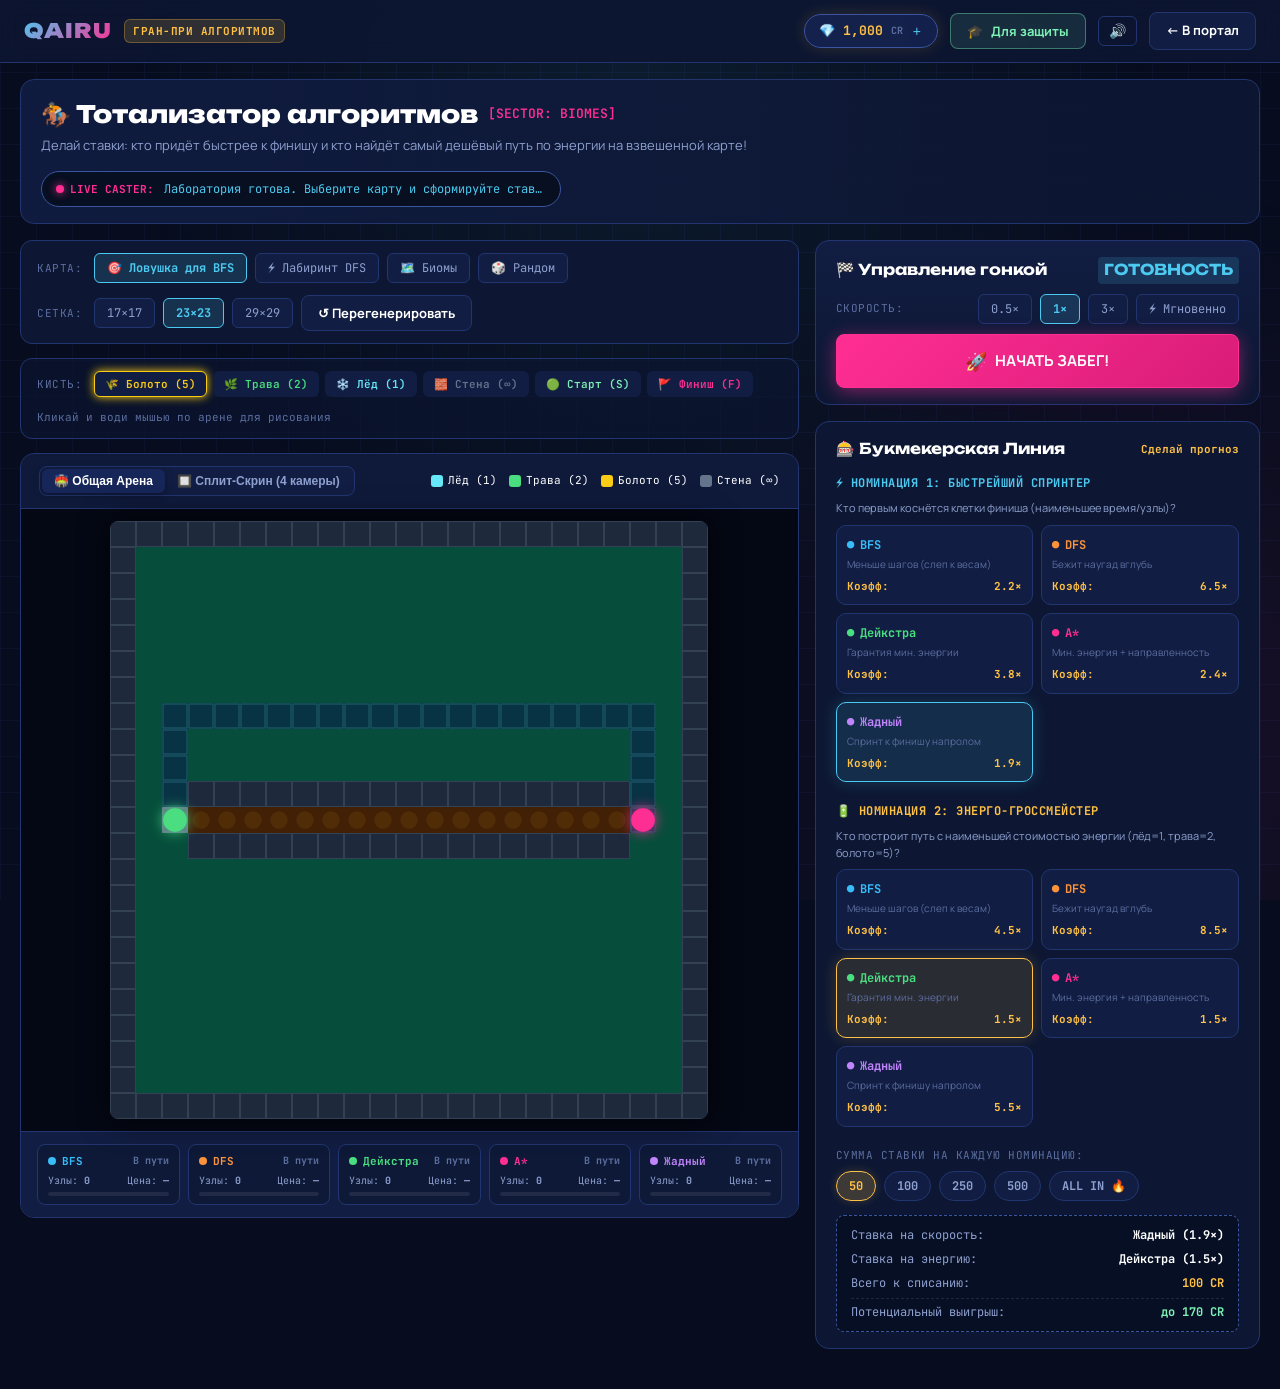
<file: race.html>
<!DOCTYPE html>
<html lang="ru">
<head>
  <meta charset="UTF-8">
  <meta name="viewport" content="width=device-width, initial-scale=1.0, viewport-fit=cover">
  <title>Тотализатор алгоритмов // Гонка со ставками и биомами — QAIRU 2026</title>
  
  <link rel="preconnect" href="https://fonts.googleapis.com">
  <link rel="preconnect" href="https://fonts.gstatic.com" crossorigin>
  <link href="https://fonts.googleapis.com/css2?family=JetBrains+Mono:wght@400;600;700;800&family=Manrope:wght@400;500;600;700;800&family=Unbounded:wght@400;600;700;900&display=swap" rel="stylesheet">

  <style>
    :root {
      --bg: #070d1e;
      --bg-card: #0d1733;
      --bg-panel: #111d42;
      --bg-accent: #172658;
      --border: #223570;
      --border-bright: #3b549f;
      --navy: #0a1236;
      --pink: #ff2e93;
      --pink-glow: rgba(255, 46, 147, 0.45);
      --cyan: #4cc9f0;
      --cyan-glow: rgba(76, 201, 240, 0.45);
      --yellow: #ffc145;
      --green: #7cf0b5;
      --red: #f43f5e;
      --white: #ffffff;
      --text-muted: #8ea0cf;
      --text-dim: #5c6ea0;

      /* Biomes */
      --ice-color: #67e8f9;
      --ice-bg: #0e3b43;
      --grass-color: #4ade80;
      --grass-bg: #0d3822;
      --swamp-color: #facc15;
      --swamp-bg: #422006;
      --wall-color: #64748b;
      --wall-bg: #1e293b;

      /* Algorithms */
      --color-bfs: #38bdf8;
      --color-dfs: #fb923c;
      --color-dijkstra: #4ade80;
      --color-astar: #ff2e93;
      --color-greedy: #c084fc;
    }

    * {
      box-sizing: border-box;
      margin: 0;
      padding: 0;
    }

    body {
      background: var(--bg);
      color: var(--white);
      font-family: 'Manrope', system-ui, -apple-system, sans-serif;
      min-height: 100vh;
      display: flex;
      flex-direction: column;
      overflow-x: hidden;
      line-height: 1.5;
    }

    /* Ambient cyber grid */
    body::before {
      content: "";
      position: fixed;
      inset: 0;
      background-image: 
        radial-gradient(circle at 50% 10%, rgba(76, 201, 240, 0.08), transparent 50%),
        radial-gradient(circle at 90% 80%, rgba(255, 46, 147, 0.07), transparent 40%),
        linear-gradient(rgba(34, 53, 112, 0.15) 1px, transparent 1px),
        linear-gradient(90deg, rgba(34, 53, 112, 0.15) 1px, transparent 1px);
      background-size: 100% 100%, 100% 100%, 36px 36px, 36px 36px;
      pointer-events: none;
      z-index: 0;
    }

    header, main, footer, .modal {
      position: relative;
      z-index: 1;
    }

    /* Top Navigation Bar */
    .top-bar {
      display: flex;
      align-items: center;
      justify-content: space-between;
      gap: 16px;
      padding: 12px 24px;
      background: rgba(13, 23, 51, 0.85);
      border-bottom: 1px solid var(--border);
      backdrop-filter: blur(12px);
      position: sticky;
      top: 0;
      z-index: 100;
    }

    .brand {
      display: flex;
      align-items: center;
      gap: 12px;
      text-decoration: none;
      color: inherit;
    }

    .brand-logo {
      font-family: 'Unbounded', sans-serif;
      font-size: 20px;
      font-weight: 900;
      background: linear-gradient(135deg, var(--cyan), var(--pink));
      -webkit-background-clip: text;
      -webkit-text-fill-color: transparent;
      letter-spacing: 1px;
    }

    .brand-badge {
      font-family: 'JetBrains Mono', monospace;
      font-size: 11px;
      font-weight: 700;
      padding: 3px 8px;
      border-radius: 6px;
      background: rgba(255, 193, 69, 0.15);
      color: var(--yellow);
      border: 1px solid rgba(255, 193, 69, 0.3);
      text-transform: uppercase;
      letter-spacing: 0.5px;
    }

    .top-actions {
      display: flex;
      align-items: center;
      gap: 12px;
    }

    .wallet-chip {
      display: flex;
      align-items: center;
      gap: 8px;
      padding: 6px 14px;
      background: rgba(23, 38, 88, 0.7);
      border: 1px solid var(--border-bright);
      border-radius: 30px;
      font-family: 'JetBrains Mono', monospace;
      font-size: 13px;
      font-weight: 700;
      color: var(--yellow);
      box-shadow: 0 0 16px rgba(255, 193, 69, 0.15);
    }

    .wallet-btn-add {
      background: none;
      border: none;
      color: var(--cyan);
      cursor: pointer;
      font-size: 14px;
      padding: 0 2px;
      transition: transform 0.2s;
    }
    .wallet-btn-add:hover {
      transform: scale(1.2);
    }

    .btn {
      display: inline-flex;
      align-items: center;
      justify-content: center;
      gap: 8px;
      font-family: 'Manrope', sans-serif;
      font-weight: 700;
      font-size: 13px;
      padding: 8px 16px;
      border-radius: 8px;
      cursor: pointer;
      text-decoration: none;
      transition: all 0.2s cubic-bezier(0.16, 1, 0.3, 1);
      border: 1px solid var(--border);
      background: var(--bg-panel);
      color: var(--white);
    }
    .btn:hover {
      border-color: var(--cyan);
      background: var(--bg-accent);
      transform: translateY(-1px);
    }
    .btn-primary {
      background: linear-gradient(135deg, var(--pink), #d91c78);
      border-color: var(--pink);
      color: #fff;
      box-shadow: 0 4px 18px var(--pink-glow);
    }
    .btn-primary:hover {
      background: linear-gradient(135deg, #ff4aa0, var(--pink));
      box-shadow: 0 6px 24px rgba(255, 46, 147, 0.6);
      transform: translateY(-2px);
    }
    .btn-primary:disabled {
      opacity: 0.5;
      cursor: not-allowed;
      transform: none !important;
      box-shadow: none !important;
    }

    .btn-defense {
      background: rgba(124, 240, 181, 0.1);
      border-color: rgba(124, 240, 181, 0.4);
      color: var(--green);
    }
    .btn-defense:hover {
      background: rgba(124, 240, 181, 0.2);
      border-color: var(--green);
      box-shadow: 0 0 14px rgba(124, 240, 181, 0.2);
    }

    /* Main Container */
    .app-container {
      max-width: 1480px;
      width: 100%;
      margin: 0 auto;
      padding: 16px 20px 40px;
      display: grid;
      gap: 16px;
      flex: 1;
    }

    /* Subheader & Live Ticker */
    .hero-banner {
      display: flex;
      flex-wrap: wrap;
      align-items: center;
      justify-content: space-between;
      gap: 16px;
      background: linear-gradient(90deg, rgba(17, 29, 66, 0.9), rgba(13, 23, 51, 0.9));
      border: 1px solid var(--border);
      border-radius: 14px;
      padding: 16px 20px;
    }

    .hero-text h1 {
      font-family: 'Unbounded', sans-serif;
      font-size: clamp(18px, 2.4vw, 24px);
      font-weight: 800;
      display: flex;
      align-items: center;
      gap: 10px;
    }

    .hero-text p {
      color: var(--text-muted);
      font-size: 13px;
      margin-top: 4px;
    }

    /* Live Ticker Commentator */
    .live-caster {
      display: flex;
      align-items: center;
      gap: 10px;
      background: rgba(7, 13, 30, 0.85);
      border: 1px solid var(--border-bright);
      padding: 8px 14px;
      border-radius: 30px;
      min-width: 320px;
      max-width: 520px;
    }
    .caster-badge {
      display: flex;
      align-items: center;
      gap: 6px;
      font-family: 'JetBrains Mono', monospace;
      font-size: 11px;
      font-weight: 700;
      color: var(--pink);
      text-transform: uppercase;
      white-space: nowrap;
    }
    .caster-pulse {
      width: 8px;
      height: 8px;
      border-radius: 50%;
      background: var(--pink);
      box-shadow: 0 0 8px var(--pink);
      animation: casterPulse 1.4s infinite;
    }
    @keyframes casterPulse {
      0%, 100% { opacity: 1; transform: scale(1); }
      50% { opacity: 0.4; transform: scale(0.8); }
    }
    .caster-msg {
      font-size: 12px;
      color: var(--cyan);
      white-space: nowrap;
      overflow: hidden;
      text-overflow: ellipsis;
      font-family: 'JetBrains Mono', monospace;
    }

    /* Grid Layout: Main Stage vs Betting Panel */
    .main-grid {
      display: grid;
      grid-template-columns: minmax(0, 1.4fr) minmax(360px, 0.8fr);
      gap: 16px;
      align-items: start;
    }
    @media (max-width: 1080px) {
      .main-grid {
        grid-template-columns: minmax(0, 1fr);
      }
    }

    /* Control Strip */
    .controls-strip {
      display: flex;
      flex-wrap: wrap;
      align-items: center;
      justify-content: space-between;
      gap: 12px;
      background: var(--bg-card);
      border: 1px solid var(--border);
      border-radius: 12px;
      padding: 12px 16px;
    }

    .strip-group {
      display: flex;
      flex-wrap: wrap;
      align-items: center;
      gap: 8px;
    }

    .group-label {
      font-family: 'JetBrains Mono', monospace;
      font-size: 11px;
      color: var(--text-dim);
      text-transform: uppercase;
      letter-spacing: 0.5px;
      margin-right: 4px;
    }

    .select-btn {
      font-family: 'JetBrains Mono', monospace;
      font-size: 12px;
      padding: 6px 12px;
      background: var(--bg-panel);
      border: 1px solid var(--border);
      border-radius: 6px;
      color: var(--text-muted);
      cursor: pointer;
      transition: all 0.2s;
    }
    .select-btn:hover {
      color: var(--white);
      border-color: var(--cyan);
    }
    .select-btn.active {
      background: rgba(76, 201, 240, 0.15);
      border-color: var(--cyan);
      color: var(--cyan);
      font-weight: 700;
    }

    /* Biome Palette Brush */
    .biome-palette {
      display: flex;
      align-items: center;
      gap: 6px;
    }

    .biome-brush {
      display: flex;
      align-items: center;
      gap: 5px;
      padding: 5px 10px;
      border-radius: 6px;
      font-family: 'JetBrains Mono', monospace;
      font-size: 11px;
      font-weight: 600;
      cursor: pointer;
      border: 1px solid transparent;
      transition: all 0.2s;
      background: var(--bg-panel);
      color: var(--text-muted);
    }
    .biome-brush.active {
      border-color: currentColor;
      box-shadow: 0 0 10px currentColor;
    }
    .biome-brush[data-biome="ice"] { color: var(--ice-color); }
    .biome-brush[data-biome="grass"] { color: var(--grass-color); }
    .biome-brush[data-biome="swamp"] { color: var(--swamp-color); }
    .biome-brush[data-biome="wall"] { color: var(--wall-color); }
    .biome-brush[data-biome="start"] { color: var(--green); }
    .biome-brush[data-biome="finish"] { color: var(--pink); }

    /* Arena Shell */
    .arena-card {
      background: var(--bg-card);
      border: 1px solid var(--border);
      border-radius: 14px;
      overflow: hidden;
      display: flex;
      flex-direction: column;
      position: relative;
    }

    .arena-header {
      display: flex;
      align-items: center;
      justify-content: space-between;
      gap: 12px;
      padding: 12px 18px;
      background: rgba(17, 29, 66, 0.6);
      border-bottom: 1px solid var(--border);
    }

    .view-switch {
      display: flex;
      background: var(--bg-panel);
      border: 1px solid var(--border);
      border-radius: 8px;
      padding: 2px;
    }
    .view-tab {
      padding: 5px 12px;
      font-size: 12px;
      font-weight: 600;
      background: transparent;
      border: none;
      color: var(--text-muted);
      border-radius: 6px;
      cursor: pointer;
      transition: all 0.2s;
    }
    .view-tab.active {
      background: var(--bg-accent);
      color: var(--white);
      box-shadow: 0 2px 8px rgba(0,0,0,0.3);
    }

    .legend-bar {
      display: flex;
      flex-wrap: wrap;
      align-items: center;
      gap: 12px;
      font-size: 11px;
      font-family: 'JetBrains Mono', monospace;
    }
    .legend-item {
      display: flex;
      align-items: center;
      gap: 5px;
    }
    .legend-swatch {
      width: 12px;
      height: 12px;
      border-radius: 3px;
    }

    /* Race Arena View: Combined Canvas */
    .canvas-wrap {
      position: relative;
      background: #040814;
      display: grid;
      place-items: center;
      padding: 12px;
      min-height: 480px;
    }

    #arenaCanvas {
      max-width: 100%;
      height: auto;
      border-radius: 8px;
      box-shadow: 0 0 30px rgba(0, 0, 0, 0.7);
      cursor: crosshair;
      image-rendering: pixelated;
    }

    /* Split-Screen 4-way Arena */
    .split-grid {
      display: grid;
      grid-template-columns: repeat(2, 1fr);
      gap: 10px;
      padding: 12px;
      background: #040814;
    }
    @media (max-width: 680px) {
      .split-grid {
        grid-template-columns: 1fr;
      }
    }

    .split-cell {
      background: var(--bg-card);
      border: 1px solid var(--border);
      border-radius: 8px;
      padding: 8px;
      display: flex;
      flex-direction: column;
      gap: 6px;
    }

    .split-title {
      display: flex;
      align-items: center;
      justify-content: space-between;
      font-family: 'JetBrains Mono', monospace;
      font-size: 11px;
      font-weight: 700;
    }

    .split-canvas {
      width: 100%;
      height: auto;
      border-radius: 4px;
      background: #02040a;
    }

    /* Progress HUD under Arena */
    .runners-hud {
      display: grid;
      grid-template-columns: repeat(auto-fit, minmax(130px, 1fr));
      gap: 8px;
      padding: 12px 16px;
      background: var(--bg-panel);
      border-top: 1px solid var(--border);
    }

    .runner-pill {
      background: rgba(13, 23, 51, 0.7);
      border: 1px solid var(--border);
      border-radius: 8px;
      padding: 8px 10px;
      display: flex;
      flex-direction: column;
      gap: 4px;
      transition: all 0.2s;
    }
    .runner-pill.leader {
      border-color: var(--yellow);
      box-shadow: 0 0 12px rgba(255, 193, 69, 0.2);
    }
    .runner-pill.finished {
      border-color: var(--green);
    }

    .runner-top {
      display: flex;
      align-items: center;
      justify-content: space-between;
      font-family: 'JetBrains Mono', monospace;
      font-size: 11px;
      font-weight: 700;
    }
    .runner-dot {
      width: 8px;
      height: 8px;
      border-radius: 50%;
    }

    .runner-metrics {
      display: flex;
      align-items: center;
      justify-content: space-between;
      font-size: 10px;
      font-family: 'JetBrains Mono', monospace;
      color: var(--text-muted);
    }
    .runner-bar-wrap {
      width: 100%;
      height: 4px;
      background: rgba(255, 255, 255, 0.08);
      border-radius: 2px;
      overflow: hidden;
    }
    .runner-bar {
      height: 100%;
      width: 0%;
      border-radius: 2px;
      transition: width 0.15s;
    }

    /* Right Column: Betting Station */
    .betting-station {
      display: flex;
      flex-direction: column;
      gap: 16px;
    }

    .card {
      background: var(--bg-card);
      border: 1px solid var(--border);
      border-radius: 14px;
      padding: 16px 20px;
      display: flex;
      flex-direction: column;
      gap: 14px;
    }

    .card-title {
      font-family: 'Unbounded', sans-serif;
      font-size: 15px;
      font-weight: 700;
      display: flex;
      align-items: center;
      justify-content: space-between;
    }

    .bet-category-title {
      font-family: 'JetBrains Mono', monospace;
      font-size: 12px;
      font-weight: 700;
      color: var(--cyan);
      display: flex;
      align-items: center;
      gap: 6px;
      text-transform: uppercase;
      letter-spacing: 0.5px;
    }

    .bet-cards-grid {
      display: grid;
      grid-template-columns: repeat(auto-fill, minmax(130px, 1fr));
      gap: 8px;
    }

    .bet-algo-card {
      background: var(--bg-panel);
      border: 1px solid var(--border);
      border-radius: 10px;
      padding: 10px;
      cursor: pointer;
      display: flex;
      flex-direction: column;
      gap: 4px;
      transition: all 0.2s cubic-bezier(0.16, 1, 0.3, 1);
      position: relative;
    }
    .bet-algo-card:hover {
      border-color: var(--border-bright);
      transform: translateY(-2px);
    }
    .bet-algo-card.selected {
      border-color: var(--cyan);
      background: rgba(76, 201, 240, 0.12);
      box-shadow: 0 0 16px rgba(76, 201, 240, 0.2);
    }
    .bet-algo-card.selected-energy {
      border-color: var(--yellow);
      background: rgba(255, 193, 69, 0.12);
      box-shadow: 0 0 16px rgba(255, 193, 69, 0.2);
    }

    .bet-algo-name {
      font-family: 'JetBrains Mono', monospace;
      font-size: 12px;
      font-weight: 700;
      display: flex;
      align-items: center;
      gap: 6px;
    }
    .bet-algo-desc {
      font-size: 10px;
      color: var(--text-dim);
      line-height: 1.2;
    }
    .bet-algo-odds {
      margin-top: 4px;
      font-family: 'JetBrains Mono', monospace;
      font-size: 11px;
      font-weight: 700;
      color: var(--yellow);
      display: flex;
      align-items: center;
      justify-content: space-between;
    }

    /* Bet amount picker */
    .chip-selector {
      display: flex;
      flex-wrap: wrap;
      gap: 8px;
    }
    .bet-chip {
      padding: 6px 12px;
      background: var(--bg-panel);
      border: 1px solid var(--border);
      border-radius: 20px;
      font-family: 'JetBrains Mono', monospace;
      font-size: 12px;
      font-weight: 700;
      color: var(--text-muted);
      cursor: pointer;
      transition: all 0.2s;
    }
    .bet-chip:hover {
      border-color: var(--yellow);
      color: var(--yellow);
    }
    .bet-chip.active {
      background: rgba(255, 193, 69, 0.2);
      border-color: var(--yellow);
      color: var(--yellow);
      box-shadow: 0 0 10px rgba(255, 193, 69, 0.2);
    }

    .bet-summary {
      background: rgba(7, 13, 30, 0.7);
      border: 1px dashed var(--border-bright);
      border-radius: 8px;
      padding: 10px 14px;
      font-family: 'JetBrains Mono', monospace;
      font-size: 12px;
      display: flex;
      flex-direction: column;
      gap: 6px;
    }
    .summary-row {
      display: flex;
      justify-content: space-between;
      color: var(--text-muted);
    }
    .summary-row b {
      color: var(--white);
    }

    /* Start / Speed buttons */
    .race-action-box {
      display: flex;
      flex-direction: column;
      gap: 10px;
    }

    .speed-controls {
      display: flex;
      align-items: center;
      justify-content: space-between;
      gap: 8px;
    }

    /* Modal dialogs */
    .modal-overlay {
      position: fixed;
      inset: 0;
      background: rgba(4, 8, 20, 0.85);
      backdrop-filter: blur(8px);
      display: grid;
      place-items: center;
      padding: 20px;
      z-index: 1000;
      opacity: 0;
      pointer-events: none;
      transition: opacity 0.25s ease;
    }
    .modal-overlay.open {
      opacity: 1;
      pointer-events: auto;
    }

    .modal-box {
      background: var(--bg-card);
      border: 1px solid var(--border-bright);
      box-shadow: 0 20px 60px rgba(0, 0, 0, 0.8), 0 0 40px rgba(76, 201, 240, 0.1);
      border-radius: 16px;
      max-width: 880px;
      width: 100%;
      max-height: 90vh;
      overflow-y: auto;
      padding: 24px 28px;
      display: flex;
      flex-direction: column;
      gap: 20px;
      transform: scale(0.95);
      transition: transform 0.25s cubic-bezier(0.16, 1, 0.3, 1);
    }
    .modal-overlay.open .modal-box {
      transform: scale(1);
    }

    .modal-header {
      display: flex;
      align-items: center;
      justify-content: space-between;
      border-bottom: 1px solid var(--border);
      padding-bottom: 14px;
    }
    .modal-title {
      font-family: 'Unbounded', sans-serif;
      font-size: 20px;
      font-weight: 800;
      display: flex;
      align-items: center;
      gap: 10px;
    }
    .modal-close {
      background: none;
      border: none;
      color: var(--text-muted);
      font-size: 20px;
      cursor: pointer;
      transition: color 0.2s;
    }
    .modal-close:hover {
      color: var(--pink);
    }

    /* Stats Table */
    .stats-table-wrap {
      overflow-x: auto;
      border-radius: 10px;
      border: 1px solid var(--border);
    }
    .stats-table {
      width: 100%;
      border-collapse: collapse;
      font-family: 'JetBrains Mono', monospace;
      font-size: 12px;
      text-align: left;
    }
    .stats-table th {
      background: var(--bg-panel);
      padding: 10px 14px;
      color: var(--cyan);
      font-weight: 700;
      border-bottom: 1px solid var(--border);
      white-space: nowrap;
    }
    .stats-table td {
      padding: 10px 14px;
      border-bottom: 1px solid rgba(34, 53, 112, 0.4);
      white-space: nowrap;
    }
    .stats-table tr:hover {
      background: rgba(23, 38, 88, 0.4);
    }
    .stats-table tr.winner-row {
      background: rgba(255, 193, 69, 0.1);
    }

    .badge-win {
      display: inline-flex;
      align-items: center;
      gap: 4px;
      padding: 2px 6px;
      border-radius: 4px;
      background: rgba(124, 240, 181, 0.2);
      color: var(--green);
      font-weight: 700;
    }
    .badge-lose {
      display: inline-flex;
      align-items: center;
      gap: 4px;
      padding: 2px 6px;
      border-radius: 4px;
      background: rgba(244, 63, 94, 0.2);
      color: var(--red);
    }

    /* Podium Card */
    .podium-grid {
      display: grid;
      grid-template-columns: repeat(auto-fit, minmax(200px, 1fr));
      gap: 12px;
    }
    .podium-card {
      background: var(--bg-panel);
      border: 1px solid var(--border);
      border-radius: 12px;
      padding: 14px;
      display: flex;
      flex-direction: column;
      gap: 6px;
      position: relative;
      overflow: hidden;
    }
    .podium-card::before {
      content: "";
      position: absolute;
      top: 0;
      left: 0;
      right: 0;
      height: 3px;
      background: var(--card-color, var(--cyan));
    }
    .podium-badge {
      font-size: 11px;
      font-family: 'JetBrains Mono', monospace;
      color: var(--yellow);
      font-weight: 700;
    }

    /* Comparison Bar Charts */
    .chart-box {
      display: flex;
      flex-direction: column;
      gap: 10px;
      background: var(--bg-panel);
      border: 1px solid var(--border);
      border-radius: 10px;
      padding: 14px;
    }
    .chart-title {
      font-family: 'JetBrains Mono', monospace;
      font-size: 12px;
      font-weight: 700;
      color: var(--text-muted);
    }
    .chart-bar-row {
      display: grid;
      grid-template-columns: 140px 1fr 70px;
      align-items: center;
      gap: 10px;
      font-family: 'JetBrains Mono', monospace;
      font-size: 11px;
    }
    .chart-bar-bg {
      height: 12px;
      background: rgba(255, 255, 255, 0.08);
      border-radius: 6px;
      overflow: hidden;
    }
    .chart-bar-fill {
      height: 100%;
      border-radius: 6px;
      transition: width 0.6s ease;
    }

    /* Theory & Defense Guide Accordion */
    .defense-section {
      display: flex;
      flex-direction: column;
      gap: 12px;
    }
    .defense-card {
      background: var(--bg-panel);
      border: 1px solid var(--border);
      border-radius: 10px;
      padding: 16px;
      display: flex;
      flex-direction: column;
      gap: 8px;
    }
    .defense-q {
      font-family: 'Unbounded', sans-serif;
      font-size: 14px;
      font-weight: 700;
      color: var(--yellow);
      display: flex;
      align-items: center;
      gap: 8px;
    }
    .defense-a {
      font-size: 13px;
      color: var(--text-muted);
      line-height: 1.6;
    }
    .defense-formula {
      font-family: 'JetBrains Mono', monospace;
      background: rgba(0, 0, 0, 0.35);
      border: 1px solid var(--border);
      border-radius: 6px;
      padding: 8px 12px;
      color: var(--green);
      font-size: 12px;
    }

    /* Confetti Canvas */
    #confettiCanvas {
      position: fixed;
      inset: 0;
      pointer-events: none;
      z-index: 2000;
    }

    /* Sound toggle */
    .snd-btn {
      background: none;
      border: 1px solid var(--border);
      color: var(--white);
      padding: 6px 10px;
      border-radius: 6px;
      cursor: pointer;
      font-size: 14px;
    }
    .snd-btn.muted {
      opacity: 0.5;
    }
  </style>
</head>
<body>

  <canvas id="confettiCanvas"></canvas>

  <!-- Top Navigation -->
  <header class="top-bar">
    <a href="index.html" class="brand">
      <span class="brand-logo">QAIRU</span>
      <span class="brand-badge">Гран-При Алгоритмов</span>
    </a>

    <div class="top-actions">
      <div class="wallet-chip" title="Ваш игровой баланс QAIRU Credits">
        <span>💎</span>
        <span id="walletBalance">1,000</span>
        <span style="font-size: 10px; color: var(--text-dim);">CR</span>
        <button class="wallet-btn-add" id="btnAddCoins" title="Пополнить +500 монет">+</button>
      </div>

      <button class="btn btn-defense" id="btnOpenDefense">
        <span>🎓</span>
        <span>Для защиты</span>
      </button>

      <button class="snd-btn" id="sndToggle" aria-label="Переключить звук">🔊</button>
      <a href="index.html" class="btn">← В портал</a>
    </div>
  </header>

  <!-- Main Content -->
  <main class="app-container">

    <!-- Hero Strip with Live Commentary -->
    <div class="hero-banner">
      <div class="hero-text">
        <h1>
          <span>🏇 Тотализатор алгоритмов</span>
          <span style="font-size: 13px; color: var(--pink); font-family: 'JetBrains Mono'; font-weight: 600;">[SECTOR: BIOMES]</span>
        </h1>
        <p>Делай ставки: кто придёт быстрее к финишу и кто найдёт самый дешёвый путь по энергии на взвешенной карте!</p>
      </div>

      <div class="live-caster">
        <div class="caster-badge">
          <span class="caster-pulse"></span>
          <span>LIVE CASTER:</span>
        </div>
        <div class="caster-msg" id="casterMessage">Гонщики на стартовой решётке. Сделайте ставки в тотализаторе!</div>
      </div>
    </div>

    <!-- Main Workspace -->
    <div class="main-grid">

      <!-- Left Column: Arena and Controls -->
      <div style="display: flex; flex-direction: column; gap: 14px;">

        <!-- Generator Controls -->
        <div class="controls-strip">
          <div class="strip-group">
            <span class="group-label">Карта:</span>
            <button class="select-btn active" data-preset="bfs_trap" title="Прямой путь через болото vs обход по льду">🎯 Ловушка для BFS</button>
            <button class="select-btn" data-preset="dfs_maze" title="Сгенерировать лабиринт через алгоритм Randomized DFS!">⚡ Лабиринт DFS</button>
            <button class="select-btn" data-preset="biome_islands" title="Большие озера льда, грязи и равнины">🗺️ Биомы</button>
            <button class="select-btn" data-preset="random_noise" title="Случайное распределение биомов">🎲 Рандом</button>
          </div>

          <div class="strip-group">
            <span class="group-label">Сетка:</span>
            <button class="select-btn" data-size="17">17×17</button>
            <button class="select-btn active" data-size="23">23×23</button>
            <button class="select-btn" data-size="29">29×29</button>
            <button class="btn btn-sm" id="btnRegenerateMap">↺ Перегенерировать</button>
          </div>
        </div>

        <!-- Biome Brush Selector -->
        <div class="controls-strip" style="background: rgba(13, 23, 51, 0.6);">
          <div class="strip-group">
            <span class="group-label">Кисть:</span>
            <div class="biome-palette">
              <button class="biome-brush active" data-biome="swamp" title="Болото: Стоимость 5 (Вязкая трясина)">🌾 Болото (5)</button>
              <button class="biome-brush" data-biome="grass" title="Трава: Стоимость 2 (Обычная равнина)">🌿 Трава (2)</button>
              <button class="biome-brush" data-biome="ice" title="Лёд: Стоимость 1 (Быстрое скольжение)">❄️ Лёд (1)</button>
              <button class="biome-brush" data-biome="wall" title="Стена: Стоимость ∞ (Непроходимо)">🧱 Стена (∞)</button>
              <button class="biome-brush" data-biome="start" title="Установить точку СТАРТА">🟢 Старт (S)</button>
              <button class="biome-brush" data-biome="finish" title="Установить точку ФИНИША">🚩 Финиш (F)</button>
            </div>
          </div>
          <div class="strip-group">
            <span style="font-size: 11px; color: var(--text-dim); font-family: 'JetBrains Mono';">Кликай и води мышью по арене для рисования</span>
          </div>
        </div>

        <!-- Arena Display -->
        <div class="arena-card">
          <div class="arena-header">
            <div class="view-switch">
              <button class="view-tab active" data-view="combined">🏟️ Общая Арена</button>
              <button class="view-tab" data-view="split">🔲 Сплит-Скрин (4 камеры)</button>
            </div>

            <div class="legend-bar">
              <div class="legend-item"><span class="legend-swatch" style="background: var(--ice-color);"></span> <span>Лёд (1)</span></div>
              <div class="legend-item"><span class="legend-swatch" style="background: var(--grass-color);"></span> <span>Трава (2)</span></div>
              <div class="legend-item"><span class="legend-swatch" style="background: var(--swamp-color);"></span> <span>Болото (5)</span></div>
              <div class="legend-item"><span class="legend-swatch" style="background: var(--wall-color);"></span> <span>Стена (∞)</span></div>
            </div>
          </div>

          <!-- Combined Canvas View -->
          <div class="canvas-wrap" id="combinedWrap">
            <canvas id="arenaCanvas" width="600" height="600"></canvas>
          </div>

          <!-- Split Screens View (Hidden by default) -->
          <div class="split-grid" id="splitWrap" style="display: none;">
            <div class="split-cell">
              <div class="split-title" style="color: var(--color-bfs)">
                <span>🔵 BFS (В ширину)</span>
                <span id="splitBfsStatus">Очередь: 0</span>
              </div>
              <canvas class="split-canvas" id="canvasBfs" width="280" height="280"></canvas>
            </div>

            <div class="split-cell">
              <div class="split-title" style="color: var(--color-dfs)">
                <span>🟠 DFS (В глубину)</span>
                <span id="splitDfsStatus">Стек: 0</span>
              </div>
              <canvas class="split-canvas" id="canvasDfs" width="280" height="280"></canvas>
            </div>

            <div class="split-cell">
              <div class="split-title" style="color: var(--color-dijkstra)">
                <span>🟢 Дейкстра (UCS)</span>
                <span id="splitDijkstraStatus">Min-Heap g(n): 0</span>
              </div>
              <canvas class="split-canvas" id="canvasDijkstra" width="280" height="280"></canvas>
            </div>

            <div class="split-cell">
              <div class="split-title" style="color: var(--color-astar)">
                <span>🟡 A* (Эвристика)</span>
                <span id="splitAstarStatus">Min-Heap f(n): 0</span>
              </div>
              <canvas class="split-canvas" id="canvasAstar" width="280" height="280"></canvas>
            </div>
          </div>

          <!-- Live Runners Progress HUD -->
          <div class="runners-hud" id="runnersHud">
            <!-- Filled dynamically -->
          </div>
        </div>

      </div>

      <!-- Right Column: Betting Station & Controls -->
      <div class="betting-station">

        <!-- Race Launch Card -->
        <div class="card race-action-box" style="background: linear-gradient(180deg, var(--bg-panel), var(--bg-card));">
          <div class="card-title">
            <span>🏁 Управление гонкой</span>
            <span id="raceStateBadge" class="badge-win" style="background: rgba(76, 201, 240, 0.15); color: var(--cyan);">ГОТОВНОСТЬ</span>
          </div>

          <div class="speed-controls">
            <span class="group-label">Скорость:</span>
            <div class="strip-group">
              <button class="select-btn" data-speed="slow">0.5×</button>
              <button class="select-btn active" data-speed="normal">1×</button>
              <button class="select-btn" data-speed="fast">3×</button>
              <button class="select-btn" data-speed="instant">⚡ Мгновенно</button>
            </div>
          </div>

          <button class="btn btn-primary" id="btnStartRace" style="font-size: 15px; padding: 14px;">
            <span style="font-size: 18px;">🚀</span>
            <span>НАЧАТЬ ЗАБЕГ!</span>
          </button>

          <button class="btn" id="btnResetRace" style="display: none;">
            <span>↺</span>
            <span>Сбросить результаты</span>
          </button>
        </div>

        <!-- Betting Ticket Card -->
        <div class="card" id="bettingTicketCard">
          <div class="card-title">
            <span>🎰 Букмекерская Линия</span>
            <span style="font-size: 11px; color: var(--yellow); font-family: 'JetBrains Mono';">Сделай прогноз</span>
          </div>

          <!-- Bet 1: Speed (First to reach goal) -->
          <div style="display: flex; flex-direction: column; gap: 8px;">
            <div class="bet-category-title">
              <span>⚡ Номинация 1: Быстрейший спринтер</span>
            </div>
            <p style="font-size: 11px; color: var(--text-muted);">Кто первым коснётся клетки финиша (наименьшее время/узлы)?</p>
            <div class="bet-cards-grid" id="betGridSpeed">
              <!-- Rendered via JS -->
            </div>
          </div>

          <!-- Bet 2: Lowest Energy Cost -->
          <div style="display: flex; flex-direction: column; gap: 8px; margin-top: 6px;">
            <div class="bet-category-title" style="color: var(--yellow);">
              <span>🔋 Номинация 2: Энерго-Гроссмейстер</span>
            </div>
            <p style="font-size: 11px; color: var(--text-muted);">Кто построит путь с наименьшей стоимостью энергии (лёд=1, трава=2, болото=5)?</p>
            <div class="bet-cards-grid" id="betGridEnergy">
              <!-- Rendered via JS -->
            </div>
          </div>

          <!-- Bet Amount Selector -->
          <div style="display: flex; flex-direction: column; gap: 8px; margin-top: 6px;">
            <span class="group-label">Сумма ставки на каждую номинацию:</span>
            <div class="chip-selector">
              <button class="bet-chip active" data-amount="50">50</button>
              <button class="bet-chip" data-amount="100">100</button>
              <button class="bet-chip" data-amount="250">250</button>
              <button class="bet-chip" data-amount="500">500</button>
              <button class="bet-chip" data-amount="all">ALL IN 🔥</button>
            </div>
          </div>

          <!-- Ticket Summary -->
          <div class="bet-summary">
            <div class="summary-row">
              <span>Ставка на скорость:</span>
              <b id="summarySpeedAlgo">Не выбрано</b>
            </div>
            <div class="summary-row">
              <span>Ставка на энергию:</span>
              <b id="summaryEnergyAlgo">Не выбрано</b>
            </div>
            <div class="summary-row">
              <span>Всего к списанию:</span>
              <b id="summaryTotalBet" style="color: var(--yellow);">0 CR</b>
            </div>
            <div class="summary-row" style="border-top: 1px dashed rgba(255,255,255,0.1); padding-top: 4px;">
              <span>Потенциальный выигрыш:</span>
              <b id="summaryPotentialWin" style="color: var(--green);">до 0 CR</b>
            </div>
          </div>

        </div>

      </div>

    </div>

  </main>

  <!-- Modal: Race Results & Analytics -->
  <div class="modal-overlay" id="resultsModal">
    <div class="modal-box">
      <div class="modal-header">
        <div class="modal-title">
          <span>🏆 Итоги Гран-При: Статистика Забега</span>
        </div>
        <button class="modal-close" id="btnCloseResults">✕</button>
      </div>

      <!-- Podium of Winners -->
      <div class="podium-grid" id="resultsPodium">
        <!-- Rendered dynamically -->
      </div>

      <!-- Detailed Metrics Table (As required by prompt) -->
      <div style="display: flex; flex-direction: column; gap: 8px;">
        <h4 style="font-family: 'Unbounded'; font-size: 14px;">📊 Сводная таблица параметров поиска</h4>
        <div class="stats-table-wrap">
          <table class="stats-table">
            <thead>
              <tr>
                <th>Алгоритм</th>
                <th>Статус</th>
                <th>Посещено узлов 🔍</th>
                <th>Длина пути 📏</th>
                <th>Стоимость энергии ⚡</th>
                <th>Время (мс) ⏱️</th>
                <th>Пик памяти 🧠</th>
                <th>Итог ставки</th>
              </tr>
            </thead>
            <tbody id="statsTableBody">
              <!-- Rendered via JS -->
            </tbody>
          </table>
        </div>
      </div>

      <!-- Visual Comparison Bar Charts -->
      <div style="display: grid; grid-template-columns: repeat(auto-fit, minmax(320px, 1fr)); gap: 14px;">
        <div class="chart-box">
          <div class="chart-title">⚡ Сравнение стоимости пути по энергии (Меньше = Лучше)</div>
          <div id="chartCostBars"></div>
        </div>
        <div class="chart-box">
          <div class="chart-title">🔍 Сравнение исследованных клеток (Меньше = Эффективнее)</div>
          <div id="chartNodesBars"></div>
        </div>
      </div>

      <!-- Route overlay controls -->
      <div style="display: flex; flex-wrap: wrap; align-items: center; justify-content: space-between; gap: 10px; background: var(--bg-panel); padding: 12px 16px; border-radius: 8px; border: 1px solid var(--border);">
        <div style="font-family: 'JetBrains Mono'; font-size: 12px; font-weight: 700;">
          <span>Подсветка маршрутов на карте:</span>
        </div>
        <div style="display: flex; flex-wrap: wrap; gap: 12px;" id="routeCheckboxes">
          <!-- Rendered via JS -->
        </div>
      </div>

      <div style="display: flex; justify-content: flex-end; gap: 12px; margin-top: 10px;">
        <button class="btn btn-primary" id="btnModalPlayAgain">Новый раунд 🎲</button>
      </div>
    </div>
  </div>

  <!-- Modal: Academic Defense Guide (Для защиты проекта) -->
  <div class="modal-overlay" id="defenseModal">
    <div class="modal-box">
      <div class="modal-header">
        <div class="modal-title">
          <span>🎓 Шпаргалка для защиты: Вопросы и Ответы комиссии</span>
        </div>
        <button class="modal-close" id="btnCloseDefense">✕</button>
      </div>

      <div class="defense-section">

        <div class="defense-card">
          <div class="defense-q">
            <span>❓ Почему обычный BFS и DFS скучны на пустой сетке?</span>
          </div>
          <div class="defense-a">
            На не взвешенном графе без препятствий все рёбра эквивалентны ($w(e) = 1$). BFS гарантированно находит путь с минимальным числом шагов, а DFS просто хаотично блуждает. Во взвешенном пространстве (лёд=1, трава=2, болото=5) задача принципиально меняется: кратчайший по <b>количеству шагов</b> путь перестаёт быть <b>наиболее выгодным по ресурсам (энергии)</b>.
          </div>
        </div>

        <div class="defense-card">
          <div class="defense-q">
            <span>❓ Почему BFS проигрывает Дейкстре и A* по энергии на взвешенной сетке?</span>
          </div>
          <div class="defense-a">
            <b>BFS (Поиск в ширину)</b> оптимизирует метрику реберного расстояния $d(u, v)$ через очередь FIFO. Он не знает о весах: для него шаг по болоту (стоимость 5) и шаг по льду (стоимость 1) абсолютно равны. Поэтому в пресете «Ловушка для BFS» алгоритм смело шагает через болото из 5 клеток (тратя $5 \times 5 = 25$ энергии), в то время как <b>Дейкстра</b> и <b>A*</b> находят обходной путь по льду из 10 клеток (тратя $10 \times 1 = 10$ энергии!).
          </div>
          <div class="defense-formula">
            BFS минимизирует: length(P) = |E|.<br>
            Дейкстра и A* минимизируют: cost(P) = &sum; w(e).
          </div>
        </div>

        <div class="defense-card">
          <div class="defense-q">
            <span>❓ Как работает процедурная генерация лабиринта через Randomized DFS?</span>
          </div>
          <div class="defense-a">
            <b>Randomized DFS (Рекурсивный бэктрекинг / стек):</b>
            <ol style="margin-left: 20px; margin-top: 6px;">
              <li>Все клетки сетки изначально инициализируются стенами.</li>
              <li>Случайная стартовая клетка добавляется в стек и помечается как проход.</li>
              <li>Пока стек не пуст: смотрим текущую клетку. Ищем непосещенных соседей через 2 клетки (вверх, вниз, влево, вправо).</li>
              <li>Если соседи есть: случайно выбираем одного, сносим стену между ними (делаем проходом) и пушим соседа в стек.</li>
              <li>Если соседей нет: извлекаем клетку из стека (бэктрекинг).</li>
              <li><b>Важная фишка (Braid Maze):</b> чистый DFS генерирует дерево (лабиринт без циклов с 1 единственным путем). Чтобы у алгоритмов появился выбор между «дорогой по льду» и «короткой через болото», мы удаляем 20-30% тупиков, создавая развилки и циклы!</li>
            </ol>
          </div>
        </div>

        <div class="defense-card">
          <div class="defense-q">
            <span>❓ В чем ключевое отличие A* от Дейкстры?</span>
          </div>
          <div class="defense-a">
            <b>Алгоритм Дейкстры (Uniform Cost Search)</b> раскрывает фронтир концентрическими кругами равной стоимости $g(n)$, исследуя всю плоскость. 
            <b>A*</b> использует эвристическую функцию $f(n) = g(n) + h(n)$. Мы используем манхэттенское расстояние, домноженное на минимальную стоимость клетки ($\min(cost) = 1$ для льда):
          </div>
          <div class="defense-formula">
            h(n) = (|x_n - x_target| + |y_n - y_target|) &times; 1 &le; h*(n) [Допустимая эвристика!]<br>
            Благодаря этому A* сохраняет строгое математическое доказательство оптимальности, но проверяет в 2-4 раза меньше клеток, направляясь к финишу!
          </div>
        </div>

      </div>
    </div>
  </div>

  <script>
    /* ==========================================================================
       Sound Synthesis (Web Audio API - No external assets)
       ========================================================================== */
    class SoundEngine {
      constructor() {
        this.ctx = null;
        this.muted = localStorage.getItem('qairu_race_muted') === '1';
        this.updateBtn();
      }

      init() {
        if (!this.ctx && (window.AudioContext || window.webkitAudioContext)) {
          const AudioCtx = window.AudioContext || window.webkitAudioContext;
          this.ctx = new AudioCtx();
        }
        if (this.ctx && this.ctx.state === 'suspended') {
          this.ctx.resume();
        }
      }

      toggle() {
        this.init();
        this.muted = !this.muted;
        localStorage.setItem('qairu_race_muted', this.muted ? '1' : '0');
        this.updateBtn();
        if (!this.muted) this.playTone(520, 'sine', 0.08, 0.08);
      }

      updateBtn() {
        const btn = document.getElementById('sndToggle');
        if (!btn || !btn.classList) return;
        if (this.muted) {
          btn.classList.add('muted');
          btn.textContent = '🔇';
        } else {
          btn.classList.remove('muted');
          btn.textContent = '🔊';
        }
      }

      playTone(freq, type = 'sine', duration = 0.1, gainVal = 0.06) {
        if (this.muted) return;
        try {
          this.init();
          if (!this.ctx) return;
          const osc = this.ctx.createOscillator();
          const gain = this.ctx.createGain();
          osc.type = type;
          osc.frequency.setValueAtTime(freq, this.ctx.currentTime);
          gain.gain.setValueAtTime(gainVal, this.ctx.currentTime);
          gain.gain.exponentialRampToValueAtTime(0.0001, this.ctx.currentTime + duration);
          osc.connect(gain);
          gain.connect(this.ctx.destination);
          osc.start();
          osc.stop(this.ctx.currentTime + duration);
        } catch (_) {}
      }

      playCoin() {
        if (this.muted) return;
        this.playTone(987.77, 'sine', 0.08, 0.08);
        setTimeout(() => this.playTone(1318.51, 'sine', 0.15, 0.1), 70);
      }

      playCountdown(isGo = false) {
        if (this.muted) return;
        if (isGo) {
          this.playTone(880, 'triangle', 0.25, 0.12);
          setTimeout(() => this.playTone(1174.66, 'sine', 0.35, 0.12), 80);
        } else {
          this.playTone(440, 'triangle', 0.12, 0.08);
        }
      }

      playStep(biomeType) {
        if (this.muted) return;
        if (biomeType === 'ice') {
          this.playTone(1200 + Math.random() * 400, 'sine', 0.04, 0.03);
        } else if (biomeType === 'swamp') {
          this.playTone(120 + Math.random() * 40, 'sawtooth', 0.08, 0.04);
        } else {
          this.playTone(400 + Math.random() * 100, 'triangle', 0.04, 0.03);
        }
      }

      playFanfare() {
        if (this.muted) return;
        const notes = [523.25, 659.25, 783.99, 1046.5, 1318.5];
        notes.forEach((f, i) => {
          setTimeout(() => this.playTone(f, 'triangle', 0.22, 0.1), i * 90);
        });
      }

      playBuzzer() {
        if (this.muted) return;
        this.playTone(180, 'sawtooth', 0.3, 0.08);
      }
    }
    const sound = new SoundEngine();
    document.getElementById('sndToggle').onclick = () => sound.toggle();

    /* ==========================================================================
       Priority Queue (Min Binary Heap) for Dijkstra & A*
       ========================================================================== */
    class PriorityQueue {
      constructor(compareFn = (a, b) => a.priority - b.priority) {
        this.data = [];
        this.compare = compareFn;
      }
      push(item) {
        this.data.push(item);
        this._bubbleUp(this.data.length - 1);
      }
      pop() {
        if (!this.data.length) return null;
        const top = this.data[0];
        const bottom = this.data.pop();
        if (this.data.length > 0) {
          this.data[0] = bottom;
          this._bubbleDown(0);
        }
        return top;
      }
      size() {
        return this.data.length;
      }
      isEmpty() {
        return this.data.length === 0;
      }
      _bubbleUp(idx) {
        while (idx > 0) {
          const parent = (idx - 1) >> 1;
          if (this.compare(this.data[idx], this.data[parent]) < 0) {
            [this.data[idx], this.data[parent]] = [this.data[parent], this.data[idx]];
            idx = parent;
          } else break;
        }
      }
      _bubbleDown(idx) {
        const len = this.data.length;
        while (true) {
          let smallest = idx;
          const left = (idx << 1) + 1;
          const right = left + 1;
          if (left < len && this.compare(this.data[left], this.data[smallest]) < 0) smallest = left;
          if (right < len && this.compare(this.data[right], this.data[smallest]) < 0) smallest = right;
          if (smallest !== idx) {
            [this.data[idx], this.data[smallest]] = [this.data[smallest], this.data[idx]];
            idx = smallest;
          } else break;
        }
      }
    }

    /* ==========================================================================
       Biomes Definition (Prompt specs: ice=1, grass=2, swamp=5, wall=Infinity)
       ========================================================================== */
    const BIOMES = {
      ice: { id: 'ice', name: 'Лёд', cost: 1, color: '#67e8f9', bg: '#083344', icon: '❄️' },
      grass: { id: 'grass', name: 'Трава', cost: 2, color: '#4ade80', bg: '#064e3b', icon: '🌿' },
      swamp: { id: 'swamp', name: 'Болото', cost: 5, color: '#facc15', bg: '#422006', icon: '🌾' },
      wall: { id: 'wall', name: 'Стена', cost: Infinity, color: '#64748b', bg: '#1e293b', icon: '🧱' }
    };

    /* ==========================================================================
       Algorithms Roster
       ========================================================================== */
    const ALGORITHMS = [
      {
        id: 'bfs',
        name: 'BFS',
        fullName: 'BFS (В ширину)',
        color: '#38bdf8',
        tag: 'Очередь FIFO',
        motto: 'Меньше шагов (слеп к весам)',
        speedOdds: 2.2,
        energyOdds: 4.5,
        createState: (grid, start, finish) => new BfsRunner(grid, start, finish)
      },
      {
        id: 'dfs',
        name: 'DFS',
        fullName: 'DFS (В глубину)',
        color: '#fb923c',
        tag: 'Стек LIFO',
        motto: 'Бежит наугад вглубь',
        speedOdds: 6.5,
        energyOdds: 8.5,
        createState: (grid, start, finish) => new DfsRunner(grid, start, finish)
      },
      {
        id: 'dijkstra',
        name: 'Дейкстра',
        fullName: 'Дейкстра (UCS)',
        color: '#4ade80',
        tag: 'Min-Heap g(n)',
        motto: 'Гарантия мин. энергии',
        speedOdds: 3.8,
        energyOdds: 1.5,
        createState: (grid, start, finish) => new DijkstraRunner(grid, start, finish)
      },
      {
        id: 'astar',
        name: 'A*',
        fullName: 'A* (Эвристика)',
        color: '#ff2e93',
        tag: 'Min-Heap f(n)',
        motto: 'Мин. энергия + направленность',
        speedOdds: 2.4,
        energyOdds: 1.5,
        createState: (grid, start, finish) => new AStarRunner(grid, start, finish)
      },
      {
        id: 'greedy',
        name: 'Жадный',
        fullName: 'Жадный (Best-First)',
        color: '#c084fc',
        tag: 'Min-Heap h(n)',
        motto: 'Спринт к финишу напролом',
        speedOdds: 1.9,
        energyOdds: 5.5,
        createState: (grid, start, finish) => new GreedyRunner(grid, start, finish)
      }
    ];

    /* ==========================================================================
       Runner Implementations (Step-by-Step for Simultaneous Race Simulation)
       ========================================================================== */
    class BaseRunner {
      constructor(grid, start, finish, id, name, color) {
        this.grid = grid;
        this.rows = grid.length;
        this.cols = grid[0].length;
        this.start = start;
        this.finish = finish;
        this.id = id;
        this.name = name;
        this.color = color;

        this.visited = new Set();
        this.parent = new Map();
        this.current = null;
        this.path = null;
        this.finished = false;
        this.failed = false;
        this.exploredCount = 0;
        this.peakMemory = 0;
        this.pathLength = 0;
        this.pathCost = 0;
        this.finishRank = 0;
        this.timeMs = 0;
        this.startTime = performance.now();
      }

      key(r, c) { return `${r},${c}`; }

      getNeighbors(r, c) {
        const dirs = [
          { r: r - 1, c: c }, // Up
          { r: r + 1, c: c }, // Down
          { r: r, c: c - 1 }, // Left
          { r: r, c: c + 1 }  // Right
        ];
        const res = [];
        for (const d of dirs) {
          if (d.r >= 0 && d.r < this.rows && d.c >= 0 && d.c < this.cols) {
            if (this.grid[d.r][d.c].biome !== 'wall') {
              res.push(d);
            }
          }
        }
        return res;
      }

      reconstructPath() {
        const p = [];
        let curr = this.key(this.finish.r, this.finish.c);
        let totalCost = 0;
        while (curr) {
          const [r, c] = curr.split(',').map(Number);
          p.unshift({ r, c });
          if (!(r === this.start.r && c === this.start.c)) {
            totalCost += BIOMES[this.grid[r][c].biome].cost;
          }
          curr = this.parent.get(curr);
        }
        this.path = p;
        this.pathLength = p.length;
        this.pathCost = totalCost;
      }
    }

    class BfsRunner extends BaseRunner {
      constructor(grid, start, finish) {
        super(grid, start, finish, 'bfs', 'BFS', '#38bdf8');
        this.queue = [{ r: start.r, c: start.c }];
        this.head = 0;
        this.visited.add(this.key(start.r, start.c));
      }

      step() {
        if (this.finished || this.failed) return;
        if (this.head >= this.queue.length) {
          this.failed = true;
          this.timeMs = performance.now() - this.startTime;
          return;
        }

        const curr = this.queue[this.head++];
        this.current = curr;
        this.exploredCount++;

        const currentMem = this.queue.length - this.head;
        if (currentMem > this.peakMemory) this.peakMemory = currentMem;

        if (curr.r === this.finish.r && curr.c === this.finish.c) {
          this.finished = true;
          this.timeMs = performance.now() - this.startTime;
          this.reconstructPath();
          return;
        }

        for (const n of this.getNeighbors(curr.r, curr.c)) {
          const k = this.key(n.r, n.c);
          if (!this.visited.has(k)) {
            this.visited.add(k);
            this.parent.set(k, this.key(curr.r, curr.c));
            this.queue.push(n);
          }
        }
      }
    }

    class DfsRunner extends BaseRunner {
      constructor(grid, start, finish) {
        super(grid, start, finish, 'dfs', 'DFS', '#fb923c');
        this.stack = [{ r: start.r, c: start.c }];
        this.visited.add(this.key(start.r, start.c));
      }

      step() {
        if (this.finished || this.failed) return;
        if (!this.stack.length) {
          this.failed = true;
          this.timeMs = performance.now() - this.startTime;
          return;
        }

        const curr = this.stack.pop();
        this.current = curr;
        this.exploredCount++;

        if (this.stack.length > this.peakMemory) this.peakMemory = this.stack.length;

        if (curr.r === this.finish.r && curr.c === this.finish.c) {
          this.finished = true;
          this.timeMs = performance.now() - this.startTime;
          this.reconstructPath();
          return;
        }

        const neighbors = this.getNeighbors(curr.r, curr.c);
        // Randomize direction priority for authentic exploratory feel of DFS
        for (let i = neighbors.length - 1; i > 0; i--) {
          const j = Math.floor(Math.random() * (i + 1));
          [neighbors[i], neighbors[j]] = [neighbors[j], neighbors[i]];
        }

        for (const n of neighbors) {
          const k = this.key(n.r, n.c);
          if (!this.visited.has(k)) {
            this.visited.add(k);
            this.parent.set(k, this.key(curr.r, curr.c));
            this.stack.push(n);
          }
        }
      }
    }

    class DijkstraRunner extends BaseRunner {
      constructor(grid, start, finish) {
        super(grid, start, finish, 'dijkstra', 'Дейкстра', '#4ade80');
        this.pq = new PriorityQueue((a, b) => a.cost - b.cost);
        this.dist = new Map();
        const startKey = this.key(start.r, start.c);
        this.dist.set(startKey, 0);
        this.pq.push({ r: start.r, c: start.c, cost: 0 });
      }

      step() {
        if (this.finished || this.failed) return;
        if (this.pq.isEmpty()) {
          this.failed = true;
          this.timeMs = performance.now() - this.startTime;
          return;
        }

        if (this.pq.size() > this.peakMemory) this.peakMemory = this.pq.size();

        const top = this.pq.pop();
        const currKey = this.key(top.r, top.c);

        if (this.visited.has(currKey)) return; // Already expanded with smaller cost
        this.visited.add(currKey);
        this.current = { r: top.r, c: top.c };
        this.exploredCount++;

        if (top.r === this.finish.r && top.c === this.finish.c) {
          this.finished = true;
          this.timeMs = performance.now() - this.startTime;
          this.reconstructPath();
          return;
        }

        for (const n of this.getNeighbors(top.r, top.c)) {
          const nKey = this.key(n.r, n.c);
          const edgeCost = BIOMES[this.grid[n.r][n.c].biome].cost;
          const newCost = top.cost + edgeCost;
          const oldCost = this.dist.has(nKey) ? this.dist.get(nKey) : Infinity;

          if (newCost < oldCost) {
            this.dist.set(nKey, newCost);
            this.parent.set(nKey, currKey);
            this.pq.push({ r: n.r, c: n.c, cost: newCost });
          }
        }
      }
    }

    class AStarRunner extends BaseRunner {
      constructor(grid, start, finish) {
        super(grid, start, finish, 'astar', 'A*', '#ff2e93');
        this.pq = new PriorityQueue((a, b) => a.f - b.f);
        this.gScore = new Map();
        const startKey = this.key(start.r, start.c);
        this.gScore.set(startKey, 0);
        const h = this.heuristic(start.r, start.c);
        this.pq.push({ r: start.r, c: start.c, g: 0, f: h });
      }

      heuristic(r, c) {
        // Manhattan distance * 1 (minimum step cost is Ice = 1, ensuring strictly admissible & consistent heuristic)
        return (Math.abs(r - this.finish.r) + Math.abs(c - this.finish.c)) * 1;
      }

      step() {
        if (this.finished || this.failed) return;
        if (this.pq.isEmpty()) {
          this.failed = true;
          this.timeMs = performance.now() - this.startTime;
          return;
        }

        if (this.pq.size() > this.peakMemory) this.peakMemory = this.pq.size();

        const top = this.pq.pop();
        const currKey = this.key(top.r, top.c);

        if (this.visited.has(currKey)) return;
        this.visited.add(currKey);
        this.current = { r: top.r, c: top.c };
        this.exploredCount++;

        if (top.r === this.finish.r && top.c === this.finish.c) {
          this.finished = true;
          this.timeMs = performance.now() - this.startTime;
          this.reconstructPath();
          return;
        }

        for (const n of this.getNeighbors(top.r, top.c)) {
          const nKey = this.key(n.r, n.c);
          const edgeCost = BIOMES[this.grid[n.r][n.c].biome].cost;
          const tentativeG = top.g + edgeCost;
          const oldG = this.gScore.has(nKey) ? this.gScore.get(nKey) : Infinity;

          if (tentativeG < oldG) {
            this.gScore.set(nKey, tentativeG);
            this.parent.set(nKey, currKey);
            const f = tentativeG + this.heuristic(n.r, n.c);
            this.pq.push({ r: n.r, c: n.c, g: tentativeG, f: f });
          }
        }
      }
    }

    class GreedyRunner extends BaseRunner {
      constructor(grid, start, finish) {
        super(grid, start, finish, 'greedy', 'Жадный', '#c084fc');
        this.pq = new PriorityQueue((a, b) => a.h - b.h);
        this.visited.add(this.key(start.r, start.c));
        this.pq.push({ r: start.r, c: start.c, h: this.heuristic(start.r, start.c) });
      }

      heuristic(r, c) {
        return Math.abs(r - this.finish.r) + Math.abs(c - this.finish.c);
      }

      step() {
        if (this.finished || this.failed) return;
        if (this.pq.isEmpty()) {
          this.failed = true;
          this.timeMs = performance.now() - this.startTime;
          return;
        }

        if (this.pq.size() > this.peakMemory) this.peakMemory = this.pq.size();

        const top = this.pq.pop();
        this.current = { r: top.r, c: top.c };
        this.exploredCount++;

        if (top.r === this.finish.r && top.c === this.finish.c) {
          this.finished = true;
          this.timeMs = performance.now() - this.startTime;
          this.reconstructPath();
          return;
        }

        for (const n of this.getNeighbors(top.r, top.c)) {
          const nKey = this.key(n.r, n.c);
          if (!this.visited.has(nKey)) {
            this.visited.add(nKey);
            this.parent.set(nKey, this.key(top.r, top.c));
            this.pq.push({ r: n.r, c: n.c, h: this.heuristic(n.r, n.c) });
          }
        }
      }
    }

    /* ==========================================================================
       Map Generator: Randomized DFS, Biomes & The BFS Trap
       ========================================================================== */
    class MapGenerator {
      static createEmpty(rows, cols, defaultBiome = 'grass') {
        const grid = [];
        for (let r = 0; r < rows; r++) {
          const row = [];
          for (let c = 0; c < cols; c++) {
            row.push({ biome: defaultBiome });
          }
          grid.push(row);
        }
        return grid;
      }

      /* 1. Procedural Maze Generation via Randomized DFS with Stack */
      static generateRandomizedDfsMaze(rows, cols, braidRatio = 0.25) {
        // Ensure odd dimensions for proper wall/path alternation
        if (rows % 2 === 0) rows++;
        if (cols % 2 === 0) cols++;

        // Initialize grid full of walls
        const grid = this.createEmpty(rows, cols, 'wall');

        const stack = [{ r: 1, c: 1 }];
        grid[1][1].biome = 'grass';

        while (stack.length > 0) {
          const curr = stack[stack.length - 1];
          const unvisitedNeighbors = [];
          const dirs = [
            { dr: -2, dc: 0, wr: -1, wc: 0 }, // Up
            { dr: 2, dc: 0, wr: 1, wc: 0 },  // Down
            { dr: 0, dc: -2, wr: 0, wc: -1 }, // Left
            { dr: 0, dc: 2, wr: 0, wc: 1 }   // Right
          ];

          for (const d of dirs) {
            const nr = curr.r + d.dr;
            const nc = curr.c + d.dc;
            if (nr > 0 && nr < rows - 1 && nc > 0 && nc < cols - 1) {
              if (grid[nr][nc].biome === 'wall') {
                unvisitedNeighbors.push({ nr, nc, wr: curr.r + d.wr, wc: curr.c + d.wc });
              }
            }
          }

          if (unvisitedNeighbors.length > 0) {
            const chosen = unvisitedNeighbors[Math.floor(Math.random() * unvisitedNeighbors.length)];
            // Knock down wall between
            grid[chosen.wr][chosen.wc].biome = 'grass';
            grid[chosen.nr][chosen.nc].biome = 'grass';
            stack.push({ r: chosen.nr, c: chosen.nc });
          } else {
            stack.pop();
          }
        }

        // Braid maze: punch loops so there are alternate pathways
        for (let r = 2; r < rows - 2; r++) {
          for (let c = 2; c < cols - 2; c++) {
            if (grid[r][c].biome === 'wall' && Math.random() < braidRatio) {
              const horiz = grid[r][c - 1].biome !== 'wall' && grid[r][c + 1].biome !== 'wall';
              const vert = grid[r - 1][c].biome !== 'wall' && grid[r + 1][c].biome !== 'wall';
              if (horiz || vert) {
                grid[r][c].biome = 'grass';
              }
            }
          }
        }

        // Distribute biomes along the carved corridors
        for (let r = 0; r < rows; r++) {
          for (let c = 0; c < cols; c++) {
            if (grid[r][c].biome !== 'wall') {
              const rand = Math.random();
              if (rand < 0.28) {
                grid[r][c].biome = 'ice';
              } else if (rand < 0.58) {
                grid[r][c].biome = 'swamp';
              } else {
                grid[r][c].biome = 'grass';
              }
            }
          }
        }

        // Free start and finish
        const start = { r: 1, c: 1 };
        const finish = { r: rows - 2, c: cols - 2 };
        grid[start.r][start.c].biome = 'ice';
        grid[finish.r][finish.c].biome = 'ice';

        return { grid, start, finish };
      }

      /* 2. The Classic "BFS Trap" Showcase */
      static generateBfsTrap(rows, cols) {
        const grid = this.createEmpty(rows, cols, 'grass');
        const start = { r: Math.floor(rows / 2), c: 2 };
        const finish = { r: Math.floor(rows / 2), c: cols - 3 };

        // Construct middle barrier
        const midR = Math.floor(rows / 2);

        // Put walls around the middle lane to force the two options
        for (let c = 3; c < cols - 3; c++) {
          grid[midR - 1][c].biome = 'wall';
          grid[midR + 1][c].biome = 'wall';
        }

        // Option A: Direct Short Path right through deep thick Swamp!
        // 5 swamp cells = 5 * 5 = 25 energy. Steps = 7.
        for (let c = 3; c < cols - 3; c++) {
          grid[midR][c].biome = 'swamp';
        }

        // Option B: Longer scenic detour along pristine Ice!
        // 16 ice cells = 16 * 1 = 16 energy. Steps = 16.
        // Carve top ice corridor
        const topR = Math.max(1, midR - 4);
        for (let r = topR; r <= midR; r++) {
          grid[r][2].biome = 'ice';
          grid[r][cols - 3].biome = 'ice';
        }
        for (let c = 2; c <= cols - 3; c++) {
          grid[topR][c].biome = 'ice';
        }

        // Scatter some terrain elsewhere for atmosphere
        for (let r = 0; r < rows; r++) {
          for (let c = 0; c < cols; c++) {
            if (r === 0 || r === rows - 1 || c === 0 || c === cols - 1) {
              grid[r][c].biome = 'wall';
            }
          }
        }

        grid[start.r][start.c].biome = 'ice';
        grid[finish.r][finish.c].biome = 'ice';

        return { grid, start, finish };
      }

      /* 3. Biome Continents / Islands */
      static generateBiomeIslands(rows, cols) {
        const grid = this.createEmpty(rows, cols, 'grass');

        // Generate clusters via distance seeds
        const numSeeds = 12;
        const seeds = [];
        const types = ['ice', 'swamp', 'wall', 'grass'];
        for (let i = 0; i < numSeeds; i++) {
          seeds.push({
            r: Math.floor(Math.random() * rows),
            c: Math.floor(Math.random() * cols),
            biome: types[Math.floor(Math.random() * types.length)]
          });
        }

        for (let r = 0; r < rows; r++) {
          for (let c = 0; c < cols; c++) {
            // Find closest seed with noise
            let bestDist = Infinity;
            let bestBiome = 'grass';
            for (const s of seeds) {
              const d = Math.hypot(r - s.r, c - s.c) + (Math.random() * 2 - 1);
              if (d < bestDist) {
                bestDist = d;
                bestBiome = s.biome;
              }
            }
            grid[r][c].biome = bestBiome;
          }
        }

        // Borders
        for (let r = 0; r < rows; r++) {
          grid[r][0].biome = 'wall';
          grid[r][cols - 1].biome = 'wall';
        }
        for (let c = 0; c < cols; c++) {
          grid[0][c].biome = 'wall';
          grid[rows - 1][c].biome = 'wall';
        }

        const start = { r: 1, c: 1 };
        const finish = { r: rows - 2, c: cols - 2 };
        grid[start.r][start.c].biome = 'ice';
        grid[finish.r][finish.c].biome = 'ice';

        return { grid, start, finish };
      }

      /* 4. Random Noise */
      static generateRandomNoise(rows, cols) {
        const grid = this.createEmpty(rows, cols, 'grass');
        for (let r = 0; r < rows; r++) {
          for (let c = 0; c < cols; c++) {
            if (r === 0 || r === rows - 1 || c === 0 || c === cols - 1) {
              grid[r][c].biome = 'wall';
              continue;
            }
            const rnd = Math.random();
            if (rnd < 0.22) grid[r][c].biome = 'wall';
            else if (rnd < 0.45) grid[r][c].biome = 'ice';
            else if (rnd < 0.70) grid[r][c].biome = 'swamp';
            else grid[r][c].biome = 'grass';
          }
        }
        const start = { r: 1, c: 1 };
        const finish = { r: rows - 2, c: cols - 2 };
        grid[start.r][start.c].biome = 'ice';
        grid[finish.r][finish.c].biome = 'ice';
        return { grid, start, finish };
      }
    }

    /* ==========================================================================
       Main Game State & Controller
       ========================================================================== */
    class AlgorithmSweepstakesApp {
      constructor() {
        this.rows = 23;
        this.cols = 23;
        this.preset = 'bfs_trap';
        this.brush = 'swamp';
        this.viewMode = 'combined'; // 'combined' | 'split'
        this.speedMode = 'normal'; // 'slow' | 'normal' | 'fast' | 'instant'
        this.isRacing = false;
        this.raceFinished = false;

        // Player Wallet
        this.wallet = parseInt(localStorage.getItem('qairu_wallet') || '1000', 10);
        if (isNaN(this.wallet) || this.wallet < 0) this.wallet = 1000;

        // Betting Choices
        this.selectedSpeedAlgo = 'greedy';
        this.selectedEnergyAlgo = 'dijkstra';
        this.betAmount = 50;

        // Active Runners
        this.runners = [];
        this.finishOrder = [];
        this.energyWinner = null;
        this.animFrameId = null;

        // Canvases
        this.mainCanvas = document.getElementById('arenaCanvas');
        this.mainCtx = this.mainCanvas.getContext('2d');

        this.splitCanvases = {
          bfs: document.getElementById('canvasBfs').getContext('2d'),
          dfs: document.getElementById('canvasDfs').getContext('2d'),
          dijkstra: document.getElementById('canvasDijkstra').getContext('2d'),
          astar: document.getElementById('canvasAstar').getContext('2d')
        };

        // Confetti Canvas
        this.confettiCanvas = document.getElementById('confettiCanvas');
        this.confettiCtx = this.confettiCanvas.getContext('2d');
        this.confettiParticles = [];

        this.visibleRoutes = {
          bfs: true,
          dfs: true,
          dijkstra: true,
          astar: true,
          greedy: true
        };

        this.init();
      }

      init() {
        this.updateWalletUI();
        this.renderBettingCards();
        this.loadMap();
        this.bindEvents();
        this.bindCanvasInteraction();
        this.updateCommentary("Лаборатория готова. Выберите карту и сформируйте ставку в тотализаторе!");
        this.resizeConfetti();
        window.addEventListener('resize', () => this.resizeConfetti());
      }

      updateWalletUI() {
        document.getElementById('walletBalance').textContent = this.wallet.toLocaleString();
        localStorage.setItem('qairu_wallet', this.wallet.toString());
        this.updateBetSummary();
      }

      loadMap() {
        if (this.preset === 'bfs_trap') {
          const mapData = MapGenerator.generateBfsTrap(this.rows, this.cols);
          this.grid = mapData.grid;
          this.start = mapData.start;
          this.finish = mapData.finish;
        } else if (this.preset === 'dfs_maze') {
          const mapData = MapGenerator.generateRandomizedDfsMaze(this.rows, this.cols, 0.25);
          this.grid = mapData.grid;
          this.start = mapData.start;
          this.finish = mapData.finish;
        } else if (this.preset === 'biome_islands') {
          const mapData = MapGenerator.generateBiomeIslands(this.rows, this.cols);
          this.grid = mapData.grid;
          this.start = mapData.start;
          this.finish = mapData.finish;
        } else {
          const mapData = MapGenerator.generateRandomNoise(this.rows, this.cols);
          this.grid = mapData.grid;
          this.start = mapData.start;
          this.finish = mapData.finish;
        }

        this.resetRaceState();
        this.renderArena();
      }

      resetRaceState() {
        if (this.animFrameId) {
          cancelAnimationFrame(this.animFrameId);
          this.animFrameId = null;
        }
        this.isRacing = false;
        this.raceFinished = false;
        this.finishOrder = [];
        this.runners = ALGORITHMS.map(a => a.createState(this.grid, this.start, this.finish));

        document.getElementById('raceStateBadge').textContent = 'ГОТОВНОСТЬ';
        document.getElementById('raceStateBadge').className = 'badge-win';
        document.getElementById('raceStateBadge').style.background = 'rgba(76, 201, 240, 0.15)';
        document.getElementById('raceStateBadge').style.color = 'var(--cyan)';

        document.getElementById('btnStartRace').disabled = false;
        document.getElementById('btnStartRace').style.display = 'inline-flex';
        document.getElementById('btnResetRace').style.display = 'none';

        this.renderRunnersHUD();
        this.renderArena();
      }

      renderBettingCards() {
        const gridSpeed = document.getElementById('betGridSpeed');
        const gridEnergy = document.getElementById('betGridEnergy');
        gridSpeed.innerHTML = '';
        gridEnergy.innerHTML = '';

        ALGORITHMS.forEach(algo => {
          // Speed card
          const cardS = document.createElement('div');
          cardS.className = `bet-algo-card ${this.selectedSpeedAlgo === algo.id ? 'selected' : ''}`;
          cardS.dataset.algo = algo.id;
          cardS.innerHTML = `
            <div class="bet-algo-name" style="color: ${algo.color}">
              <span>●</span>
              <span>${algo.name}</span>
            </div>
            <div class="bet-algo-desc">${algo.motto}</div>
            <div class="bet-algo-odds">
              <span>Коэфф:</span>
              <span>${algo.speedOdds.toFixed(1)}×</span>
            </div>
          `;
          cardS.onclick = () => {
            sound.playTone(700, 'sine', 0.05, 0.05);
            this.selectedSpeedAlgo = algo.id;
            this.renderBettingCards();
            this.updateBetSummary();
          };
          gridSpeed.appendChild(cardS);

          // Energy card
          const cardE = document.createElement('div');
          cardE.className = `bet-algo-card ${this.selectedEnergyAlgo === algo.id ? 'selected-energy' : ''}`;
          cardE.dataset.algo = algo.id;
          cardE.innerHTML = `
            <div class="bet-algo-name" style="color: ${algo.color}">
              <span>●</span>
              <span>${algo.name}</span>
            </div>
            <div class="bet-algo-desc">${algo.motto}</div>
            <div class="bet-algo-odds">
              <span>Коэфф:</span>
              <span>${algo.energyOdds.toFixed(1)}×</span>
            </div>
          `;
          cardE.onclick = () => {
            sound.playTone(850, 'sine', 0.05, 0.05);
            this.selectedEnergyAlgo = algo.id;
            this.renderBettingCards();
            this.updateBetSummary();
          };
          gridEnergy.appendChild(cardE);
        });

        this.updateBetSummary();
      }

      updateBetSummary() {
        const speedAlgo = ALGORITHMS.find(a => a.id === this.selectedSpeedAlgo);
        const energyAlgo = ALGORITHMS.find(a => a.id === this.selectedEnergyAlgo);

        const sBet = this.betAmount;
        const eBet = this.betAmount;
        const total = sBet + eBet;

        document.getElementById('summarySpeedAlgo').textContent = speedAlgo ? `${speedAlgo.name} (${speedAlgo.speedOdds}×)` : '—';
        document.getElementById('summaryEnergyAlgo').textContent = energyAlgo ? `${energyAlgo.name} (${energyAlgo.energyOdds}×)` : '—';
        document.getElementById('summaryTotalBet').textContent = `${total} CR`;

        const maxWin = Math.round((sBet * (speedAlgo?.speedOdds || 1)) + (eBet * (energyAlgo?.energyOdds || 1)));
        document.getElementById('summaryPotentialWin').textContent = `до ${maxWin.toLocaleString()} CR`;
      }

      renderRunnersHUD() {
        const hud = document.getElementById('runnersHud');
        hud.innerHTML = '';

        this.runners.forEach(r => {
          const pill = document.createElement('div');
          pill.className = `runner-pill ${r.finished ? 'finished' : ''}`;
          pill.id = `hud-pill-${r.id}`;

          const maxPossible = this.rows * this.cols;
          const pct = Math.min(100, Math.round((r.exploredCount / maxPossible) * 100));

          pill.innerHTML = `
            <div class="runner-top">
              <div style="display: flex; align-items: center; gap: 6px;">
                <span class="runner-dot" style="background: ${r.color}"></span>
                <span style="color: ${r.color}">${r.name}</span>
              </div>
              <span id="hud-status-${r.id}" style="font-size: 10px; color: ${r.finished ? 'var(--green)' : 'var(--text-dim)'}">
                ${r.finished ? `ФИНИШ #${r.finishRank}` : (r.failed ? 'ТУПИК' : 'В пути')}
              </span>
            </div>
            <div class="runner-metrics">
              <span>Узлы: <b id="hud-nodes-${r.id}">${r.exploredCount}</b></span>
              <span>Цена: <b id="hud-cost-${r.id}">${r.pathCost || '—'}</b></span>
            </div>
            <div class="runner-bar-wrap">
              <div class="runner-bar" id="hud-bar-${r.id}" style="width: ${pct}%; background: ${r.color}"></div>
            </div>
          `;
          hud.appendChild(pill);
        });
      }

      updateCommentary(msg) {
        const el = document.getElementById('casterMessage');
        el.textContent = msg;
      }

      /* ==========================================================================
         Canvas Drawing (Main Combined View & Split Screens)
         ========================================================================== */
      renderArena() {
        const canvas = this.mainCanvas;
        const ctx = this.mainCtx;
        const rows = this.rows;
        const cols = this.cols;

        const cellSize = Math.floor(Math.min(600 / cols, 600 / rows));
        canvas.width = cols * cellSize;
        canvas.height = rows * cellSize;

        ctx.fillStyle = '#070d1e';
        ctx.fillRect(0, 0, canvas.width, canvas.height);

        // 1. Draw Biomes & Grid
        for (let r = 0; r < rows; r++) {
          for (let c = 0; c < cols; c++) {
            const b = BIOMES[this.grid[r][c].biome];
            ctx.fillStyle = b.bg;
            ctx.fillRect(c * cellSize, r * cellSize, cellSize, cellSize);

            // Subtle biome texture / accents
            if (b.id === 'ice') {
              ctx.strokeStyle = 'rgba(103, 232, 249, 0.25)';
              ctx.strokeRect(c * cellSize + 1, r * cellSize + 1, cellSize - 2, cellSize - 2);
            } else if (b.id === 'swamp') {
              ctx.fillStyle = 'rgba(250, 204, 21, 0.08)';
              ctx.beginPath();
              ctx.arc(c * cellSize + cellSize / 2, r * cellSize + cellSize / 2, cellSize / 3, 0, Math.PI * 2);
              ctx.fill();
            } else if (b.id === 'wall') {
              ctx.fillStyle = '#1e293b';
              ctx.fillRect(c * cellSize, r * cellSize, cellSize, cellSize);
              ctx.strokeStyle = '#334155';
              ctx.strokeRect(c * cellSize + 0.5, r * cellSize + 0.5, cellSize - 1, cellSize - 1);
            }
          }
        }

        // 2. Draw Explored Nodes (Frontier Waves)
        this.runners.forEach(runner => {
          ctx.fillStyle = runner.color;
          ctx.globalAlpha = 0.22;
          for (const k of runner.visited) {
            const [r, c] = k.split(',').map(Number);
            ctx.fillRect(c * cellSize, r * cellSize, cellSize, cellSize);
          }
          ctx.globalAlpha = 1.0;
        });

        // 3. Draw Completed Paths with Glowing Lines
        if (this.raceFinished) {
          this.runners.forEach(runner => {
            if (runner.path && this.visibleRoutes[runner.id]) {
              ctx.strokeStyle = runner.color;
              ctx.lineWidth = Math.max(2, Math.floor(cellSize / 4));
              ctx.lineCap = 'round';
              ctx.lineJoin = 'round';
              ctx.shadowColor = runner.color;
              ctx.shadowBlur = 10;

              ctx.beginPath();
              runner.path.forEach((pt, idx) => {
                const x = pt.c * cellSize + cellSize / 2;
                const y = pt.r * cellSize + cellSize / 2;
                if (idx === 0) ctx.moveTo(x, y);
                else ctx.lineTo(x, y);
              });
              ctx.stroke();

              ctx.shadowBlur = 0; // reset shadow
            }
          });
        }

        // 4. Draw Current Runners (Avatars / Heads)
        this.runners.forEach(runner => {
          if (runner.current && !runner.finished) {
            const cx = runner.current.c * cellSize + cellSize / 2;
            const cy = runner.current.r * cellSize + cellSize / 2;
            ctx.fillStyle = runner.color;
            ctx.shadowColor = runner.color;
            ctx.shadowBlur = 12;
            ctx.beginPath();
            ctx.arc(cx, cy, Math.max(3, cellSize / 2.5), 0, Math.PI * 2);
            ctx.fill();
            ctx.shadowBlur = 0;
          }
        });

        // 5. Draw Start & Finish Markers
        const startX = this.start.c * cellSize + cellSize / 2;
        const startY = this.start.r * cellSize + cellSize / 2;
        ctx.fillStyle = '#4ade80';
        ctx.shadowColor = '#4ade80';
        ctx.shadowBlur = 14;
        ctx.beginPath();
        ctx.arc(startX, startY, Math.max(4, cellSize / 2.2), 0, Math.PI * 2);
        ctx.fill();
        ctx.shadowBlur = 0;

        const finishX = this.finish.c * cellSize + cellSize / 2;
        const finishY = this.finish.r * cellSize + cellSize / 2;
        ctx.fillStyle = '#ff2e93';
        ctx.shadowColor = '#ff2e93';
        ctx.shadowBlur = 14;
        ctx.beginPath();
        ctx.arc(finishX, finishY, Math.max(4, cellSize / 2.2), 0, Math.PI * 2);
        ctx.fill();
        ctx.shadowBlur = 0;

        // Render Split screens if active
        if (this.viewMode === 'split') {
          this.renderSplitCanvases();
        }
      }

      renderSplitCanvases() {
        const cellSize = Math.floor(280 / Math.max(this.rows, this.cols));
        ['bfs', 'dfs', 'dijkstra', 'astar'].forEach(id => {
          const ctx = this.splitCanvases[id];
          const runner = this.runners.find(r => r.id === id);
          if (!ctx || !runner) return;

          ctx.fillStyle = '#030712';
          ctx.fillRect(0, 0, 280, 280);

          // Draw Terrain
          for (let r = 0; r < this.rows; r++) {
            for (let c = 0; c < this.cols; c++) {
              ctx.fillStyle = BIOMES[this.grid[r][c].biome].bg;
              ctx.fillRect(c * cellSize, r * cellSize, cellSize, cellSize);
            }
          }

          // Draw visited
          ctx.fillStyle = runner.color;
          ctx.globalAlpha = 0.45;
          for (const k of runner.visited) {
            const [r, c] = k.split(',').map(Number);
            ctx.fillRect(c * cellSize, r * cellSize, cellSize, cellSize);
          }
          ctx.globalAlpha = 1.0;

          // Draw Path
          if (runner.path) {
            ctx.strokeStyle = runner.color;
            ctx.lineWidth = Math.max(2, cellSize / 3);
            ctx.beginPath();
            runner.path.forEach((pt, i) => {
              const x = pt.c * cellSize + cellSize / 2;
              const y = pt.r * cellSize + cellSize / 2;
              if (i === 0) ctx.moveTo(x, y);
              else ctx.lineTo(x, y);
            });
            ctx.stroke();
          }

          // Status label
          const statusEl = document.getElementById(`split${id.charAt(0).toUpperCase() + id.slice(1)}Status`);
          if (statusEl) {
            statusEl.textContent = runner.finished ? `ФИНИШ (Цена: ${runner.pathCost})` : `Узлов: ${runner.exploredCount}`;
          }
        });
      }

      /* ==========================================================================
         Interactive Biome Painting on Canvas
         ========================================================================== */
      bindCanvasInteraction() {
        let isDrawing = false;

        const applyBrush = (e) => {
          if (this.isRacing) return;
          const rect = this.mainCanvas.getBoundingClientRect();
          const scaleX = this.mainCanvas.width / rect.width;
          const scaleY = this.mainCanvas.height / rect.height;
          const x = (e.clientX - rect.left) * scaleX;
          const y = (e.clientY - rect.top) * scaleY;

          const cellSize = Math.floor(Math.min(600 / this.cols, 600 / this.rows));
          const c = Math.floor(x / cellSize);
          const r = Math.floor(y / cellSize);

          if (r < 0 || r >= this.rows || c < 0 || c >= this.cols) return;

          if (this.brush === 'start') {
            this.start = { r, c };
            this.grid[r][c].biome = 'ice';
          } else if (this.brush === 'finish') {
            this.finish = { r, c };
            this.grid[r][c].biome = 'ice';
          } else {
            this.grid[r][c].biome = this.brush;
          }

          sound.playTone(450, 'sine', 0.03, 0.03);
          this.resetRaceState();
        };

        this.mainCanvas.addEventListener('mousedown', (e) => {
          isDrawing = true;
          applyBrush(e);
        });
        window.addEventListener('mouseup', () => isDrawing = false);
        this.mainCanvas.addEventListener('mousemove', (e) => {
          if (isDrawing) applyBrush(e);
        });

        // Touch support
        this.mainCanvas.addEventListener('touchstart', (e) => {
          e.preventDefault();
          isDrawing = true;
          if (e.touches[0]) applyBrush(e.touches[0]);
        }, { passive: false });
        this.mainCanvas.addEventListener('touchmove', (e) => {
          e.preventDefault();
          if (isDrawing && e.touches[0]) applyBrush(e.touches[0]);
        }, { passive: false });
        this.mainCanvas.addEventListener('touchend', () => isDrawing = false);
      }

      /* ==========================================================================
         The Race Loop
         ========================================================================== */
      startRace() {
        if (this.isRacing) return;

        const totalBet = this.betAmount * 2;
        if (this.wallet < totalBet) {
          alert('Недостаточно QAIRU Credits! Нажмите "+" возле кошелька, чтобы пополнить баланс.');
          return;
        }

        // Deduct bet
        this.wallet -= totalBet;
        this.updateWalletUI();

        this.resetRaceState();
        this.isRacing = true;
        document.getElementById('btnStartRace').disabled = true;

        document.getElementById('raceStateBadge').textContent = 'ЗАБЕГ В РАЗГАРЕ!';
        document.getElementById('raceStateBadge').className = 'badge-win';
        document.getElementById('raceStateBadge').style.background = 'rgba(255, 46, 147, 0.2)';
        document.getElementById('raceStateBadge').style.color = 'var(--pink)';

        // Countdown fanfare
        sound.playCountdown(false);
        this.updateCommentary("3... 2... 1... СТАРТ! Алгоритмы сорвались со стартовой линии!");

        if (this.speedMode === 'instant') {
          this.runInstantRace();
          return;
        }

        let stepsPerFrame = 1;
        if (this.speedMode === 'slow') stepsPerFrame = 1;
        else if (this.speedMode === 'normal') stepsPerFrame = 3;
        else if (this.speedMode === 'fast') stepsPerFrame = 10;

        let frameCounter = 0;

        const tick = () => {
          if (!this.isRacing) return;

          let anyActive = false;

          for (let step = 0; step < stepsPerFrame; step++) {
            for (const runner of this.runners) {
              if (!runner.finished && !runner.failed) {
                runner.step();
                anyActive = true;

                if (runner.finished && !this.finishOrder.includes(runner.id)) {
                  this.finishOrder.push(runner.id);
                  runner.finishRank = this.finishOrder.length;

                  // Audio notification
                  sound.playStep(this.grid[runner.finish.r][runner.finish.c].biome);

                  if (this.finishOrder.length === 1) {
                    this.updateCommentary(`🏁 ПЕРВЫМ ПЕРЕСЁК ФИНИШ: ${runner.name}! Невероятная скорость!`);
                  }
                }
              }
            }
          }

          frameCounter++;
          if (frameCounter % 6 === 0) {
            this.updateLiveHUD();
          }

          this.renderArena();

          if (anyActive) {
            this.animFrameId = requestAnimationFrame(tick);
          } else {
            this.onRaceCompleted();
          }
        };

        this.animFrameId = requestAnimationFrame(tick);
      }

      runInstantRace() {
        while (true) {
          let anyActive = false;
          for (const runner of this.runners) {
            if (!runner.finished && !runner.failed) {
              runner.step();
              anyActive = true;
              if (runner.finished && !this.finishOrder.includes(runner.id)) {
                this.finishOrder.push(runner.id);
                runner.finishRank = this.finishOrder.length;
              }
            }
          }
          if (!anyActive) break;
        }
        this.renderArena();
        this.onRaceCompleted();
      }

      updateLiveHUD() {
        this.runners.forEach(r => {
          const nodesEl = document.getElementById(`hud-nodes-${r.id}`);
          const barEl = document.getElementById(`hud-bar-${r.id}`);
          const statusEl = document.getElementById(`hud-status-${r.id}`);
          if (nodesEl) nodesEl.textContent = r.exploredCount;
          if (barEl) {
            const pct = Math.min(100, Math.round((r.exploredCount / (this.rows * this.cols)) * 100));
            barEl.style.width = `${pct}%`;
          }
          if (statusEl && r.finished) {
            statusEl.textContent = `ФИНИШ #${r.finishRank}`;
            statusEl.style.color = 'var(--green)';
          }
        });
      }

      onRaceCompleted() {
        this.isRacing = false;
        this.raceFinished = true;

        document.getElementById('btnStartRace').style.display = 'none';
        document.getElementById('btnResetRace').style.display = 'inline-flex';

        document.getElementById('raceStateBadge').textContent = 'ФИНИШ!';
        document.getElementById('raceStateBadge').style.background = 'rgba(124, 240, 181, 0.2)';
        document.getElementById('raceStateBadge').style.color = 'var(--green)';

        // Determine Energy Winner (Lowest pathCost)
        const finishedRunners = this.runners.filter(r => r.finished && r.pathCost > 0);
        finishedRunners.sort((a, b) => a.pathCost - b.pathCost);

        const minCost = finishedRunners.length > 0 ? finishedRunners[0].pathCost : Infinity;
        const energyWinners = finishedRunners.filter(r => r.pathCost === minCost);

        const speedWinnerId = this.finishOrder[0] || null;
        const speedWinner = this.runners.find(r => r.id === speedWinnerId);

        // Process Bets
        let totalWinnings = 0;
        let speedWon = false;
        let energyWon = false;

        const speedChoice = ALGORITHMS.find(a => a.id === this.selectedSpeedAlgo);
        const energyChoice = ALGORITHMS.find(a => a.id === this.selectedEnergyAlgo);

        if (speedWinner && speedWinner.id === this.selectedSpeedAlgo) {
          speedWon = true;
          totalWinnings += Math.round(this.betAmount * speedChoice.speedOdds);
        }

        if (energyWinners.some(w => w.id === this.selectedEnergyAlgo)) {
          energyWon = true;
          totalWinnings += Math.round(this.betAmount * energyChoice.energyOdds);
        }

        if (totalWinnings > 0) {
          this.wallet += totalWinnings;
          this.updateWalletUI();
          sound.playFanfare();
          this.triggerConfetti();
          this.updateCommentary(`🎉 ВЫИГРЫШ В ТОТАЛИЗАТОРЕ! Вы заработали +${totalWinnings} CR!`);
        } else {
          sound.playBuzzer();
          this.updateCommentary(`Забег окончен! Победитель скорости: ${speedWinner?.name || 'Никто'}. Мин. энергия: ${energyWinners.map(w => w.name).join(', ')}.`);
        }

        this.renderRunnersHUD();
        this.renderArena();

        // Open Results Modal
        setTimeout(() => {
          this.showResultsModal(speedWinner, energyWinners, speedWon, energyWon, totalWinnings);
        }, 600);
      }

      /* ==========================================================================
         Results Modal & Analysis (Key prompt requirement)
         ========================================================================== */
      showResultsModal(speedWinner, energyWinners, speedWon, energyWon, totalWinnings) {
        const modal = document.getElementById('resultsModal');
        const podium = document.getElementById('resultsPodium');
        const tbody = document.getElementById('statsTableBody');
        const chartCost = document.getElementById('chartCostBars');
        const chartNodes = document.getElementById('chartNodesBars');
        const routeBoxes = document.getElementById('routeCheckboxes');

        // 1. Render Podium
        const minCost = energyWinners.length > 0 ? energyWinners[0].pathCost : '—';
        podium.innerHTML = `
          <div class="podium-card" style="--card-color: var(--cyan)">
            <div class="podium-badge">⚡ ЛИДЕР ПО СКОРОСТИ</div>
            <div style="font-family: 'Unbounded'; font-size: 18px; color: ${speedWinner?.color || '#fff'}">
              ${speedWinner?.name || 'Никто'}
            </div>
            <div style="font-size: 11px; color: var(--text-muted); font-family: 'JetBrains Mono'">
              Узлов исследовано: <b>${speedWinner?.exploredCount || '—'}</b> | Время: <b>${speedWinner ? speedWinner.timeMs.toFixed(1) : '—'} мс</b>
            </div>
            <div style="margin-top: 4px;">
              ${speedWon ? `<span class="badge-win">✅ Ставка выиграла (+${Math.round(this.betAmount * ALGORITHMS.find(a => a.id === this.selectedSpeedAlgo).speedOdds)} CR)</span>` : `<span class="badge-lose">❌ Ставка проиграла</span>`}
            </div>
          </div>

          <div class="podium-card" style="--card-color: var(--yellow)">
            <div class="podium-badge">🔋 ЧЕМПИОН ПО ЭНЕРГИИ</div>
            <div style="font-family: 'Unbounded'; font-size: 18px; color: var(--yellow)">
              ${energyWinners.map(w => w.name).join(', ')}
            </div>
            <div style="font-size: 11px; color: var(--text-muted); font-family: 'JetBrains Mono'">
              Стоимость пути: <b>${minCost}</b> (Оптимум по Дейкстре/A*)
            </div>
            <div style="margin-top: 4px;">
              ${energyWon ? `<span class="badge-win">✅ Ставка выиграла (+${Math.round(this.betAmount * ALGORITHMS.find(a => a.id === this.selectedEnergyAlgo).energyOdds)} CR)</span>` : `<span class="badge-lose">❌ Ставка проиграла</span>`}
            </div>
          </div>
        `;

        // 2. Render Full Stats Table
        tbody.innerHTML = '';
        this.runners.forEach(r => {
          const tr = document.createElement('tr');
          const isEnergyOpt = energyWinners.some(w => w.id === r.id);
          const isSpeedOpt = speedWinner && speedWinner.id === r.id;
          if (isEnergyOpt || isSpeedOpt) tr.classList.add('winner-row');

          let betStatus = '<span style="color: var(--text-dim)">—</span>';
          if (this.selectedSpeedAlgo === r.id && isSpeedOpt) {
            betStatus = '<span class="badge-win">Выигрыш (Спринт)</span>';
          } else if (this.selectedEnergyAlgo === r.id && isEnergyOpt) {
            betStatus = '<span class="badge-win">Выигрыш (Энергия)</span>';
          } else if (this.selectedSpeedAlgo === r.id || this.selectedEnergyAlgo === r.id) {
            betStatus = '<span class="badge-lose">Проигрыш</span>';
          }

          tr.innerHTML = `
            <td style="font-weight: 700; color: ${r.color}">● ${r.name}</td>
            <td>${r.finished ? `<span class="badge-win">Достиг цели (#${r.finishRank})</span>` : `<span class="badge-lose">Не финишировал</span>`}</td>
            <td>${r.exploredCount}</td>
            <td>${r.pathLength || '—'} шагов</td>
            <td style="font-weight: 700; color: ${isEnergyOpt ? 'var(--yellow)' : 'inherit'}">${r.pathCost || '—'} ${isEnergyOpt ? '⭐' : ''}</td>
            <td>${r.timeMs.toFixed(1)} мс</td>
            <td>${r.peakMemory}</td>
            <td>${betStatus}</td>
          `;
          tbody.appendChild(tr);
        });

        // 3. Render Comparison Bar Charts
        chartCost.innerHTML = '';
        chartNodes.innerHTML = '';

        const maxCost = Math.max(...this.runners.map(r => r.pathCost || 1));
        const maxNodes = Math.max(...this.runners.map(r => r.exploredCount || 1));

        this.runners.forEach(r => {
          // Cost row
          const costRow = document.createElement('div');
          costRow.className = 'chart-bar-row';
          const costPct = r.pathCost ? Math.round((r.pathCost / maxCost) * 100) : 0;
          costRow.innerHTML = `
            <span style="color: ${r.color}">● ${r.name}</span>
            <div class="chart-bar-bg">
              <div class="chart-bar-fill" style="width: ${costPct}%; background: ${r.color}"></div>
            </div>
            <b>${r.pathCost || '—'}</b>
          `;
          chartCost.appendChild(costRow);

          // Nodes row
          const nodesRow = document.createElement('div');
          nodesRow.className = 'chart-bar-row';
          const nodesPct = Math.round((r.exploredCount / maxNodes) * 100);
          nodesRow.innerHTML = `
            <span style="color: ${r.color}">● ${r.name}</span>
            <div class="chart-bar-bg">
              <div class="chart-bar-fill" style="width: ${nodesPct}%; background: ${r.color}"></div>
            </div>
            <b>${r.exploredCount}</b>
          `;
          chartNodes.appendChild(nodesRow);
        });

        // 4. Render Route Toggle Checkboxes
        routeBoxes.innerHTML = '';
        this.runners.forEach(r => {
          const label = document.createElement('label');
          label.style.display = 'inline-flex';
          label.style.alignItems = 'center';
          label.style.gap = '6px';
          label.style.cursor = 'pointer';
          label.style.fontSize = '12px';
          label.style.fontFamily = 'JetBrains Mono';
          label.style.color = r.color;

          const chk = document.createElement('input');
          chk.type = 'checkbox';
          chk.checked = this.visibleRoutes[r.id];
          chk.onchange = () => {
            this.visibleRoutes[r.id] = chk.checked;
            this.renderArena();
          };

          label.appendChild(chk);
          label.appendChild(document.createTextNode(r.name));
          routeBoxes.appendChild(label);
        });

        modal.classList.add('open');
      }

      /* ==========================================================================
         UI Event Handlers & Modal Controls
         ========================================================================== */
      bindEvents() {
        // Preset map buttons
        document.querySelectorAll('[data-preset]').forEach(btn => {
          btn.onclick = () => {
            sound.playTone(600, 'sine', 0.05, 0.05);
            document.querySelectorAll('[data-preset]').forEach(b => b.classList.remove('active'));
            btn.classList.add('active');
            this.preset = btn.dataset.preset;
            this.loadMap();
          };
        });

        // Grid size buttons
        document.querySelectorAll('[data-size]').forEach(btn => {
          btn.onclick = () => {
            sound.playTone(600, 'sine', 0.05, 0.05);
            document.querySelectorAll('[data-size]').forEach(b => b.classList.remove('active'));
            btn.classList.add('active');
            this.rows = parseInt(btn.dataset.size, 10);
            this.cols = parseInt(btn.dataset.size, 10);
            this.loadMap();
          };
        });

        document.getElementById('btnRegenerateMap').onclick = () => {
          sound.playTone(600, 'triangle', 0.08, 0.06);
          this.loadMap();
        };

        // Biome brush selector
        document.querySelectorAll('.biome-brush').forEach(btn => {
          btn.onclick = () => {
            sound.playTone(550, 'sine', 0.05, 0.05);
            document.querySelectorAll('.biome-brush').forEach(b => b.classList.remove('active'));
            btn.classList.add('active');
            this.brush = btn.dataset.biome;
          };
        });

        // View Mode Switcher
        document.querySelectorAll('.view-tab').forEach(tab => {
          tab.onclick = () => {
            sound.playTone(500, 'sine', 0.05, 0.05);
            document.querySelectorAll('.view-tab').forEach(t => t.classList.remove('active'));
            tab.classList.add('active');
            this.viewMode = tab.dataset.view;

            const combinedWrap = document.getElementById('combinedWrap');
            const splitWrap = document.getElementById('splitWrap');
            if (this.viewMode === 'combined') {
              combinedWrap.style.display = 'grid';
              splitWrap.style.display = 'none';
            } else {
              combinedWrap.style.display = 'none';
              splitWrap.style.display = 'grid';
            }
            this.renderArena();
          };
        });

        // Speed buttons
        document.querySelectorAll('[data-speed]').forEach(btn => {
          btn.onclick = () => {
            sound.playTone(650, 'sine', 0.05, 0.05);
            document.querySelectorAll('[data-speed]').forEach(b => b.classList.remove('active'));
            btn.classList.add('active');
            this.speedMode = btn.dataset.speed;
          };
        });

        // Bet Chip Amount
        document.querySelectorAll('.bet-chip').forEach(chip => {
          chip.onclick = () => {
            sound.playTone(720, 'sine', 0.05, 0.05);
            document.querySelectorAll('.bet-chip').forEach(c => c.classList.remove('active'));
            chip.classList.add('active');
            const amt = chip.dataset.amount;
            if (amt === 'all') {
              this.betAmount = Math.max(10, Math.floor(this.wallet / 2));
            } else {
              this.betAmount = parseInt(amt, 10);
            }
            this.updateBetSummary();
          };
        });

        // Launch & Reset
        document.getElementById('btnStartRace').onclick = () => this.startRace();
        document.getElementById('btnResetRace').onclick = () => {
          sound.playTone(500, 'sine', 0.05, 0.05);
          this.resetRaceState();
        };

        // Add Coins
        document.getElementById('btnAddCoins').onclick = () => {
          this.wallet += 500;
          this.updateWalletUI();
          sound.playCoin();
        };

        // Modal Controls
        const resModal = document.getElementById('resultsModal');
        document.getElementById('btnCloseResults').onclick = () => resModal.classList.remove('open');
        document.getElementById('btnModalPlayAgain').onclick = () => {
          resModal.classList.remove('open');
          this.resetRaceState();
        };

        const defModal = document.getElementById('defenseModal');
        document.getElementById('btnOpenDefense').onclick = () => {
          sound.playTone(700, 'sine', 0.06, 0.05);
          defModal.classList.add('open');
        };
        document.getElementById('btnCloseDefense').onclick = () => defModal.classList.remove('open');

        // Close on background click
        window.onclick = (e) => {
          if (e.target === resModal) resModal.classList.remove('open');
          if (e.target === defModal) defModal.classList.remove('open');
        };
      }

      /* ==========================================================================
         Confetti Particle FX (Web Audio celebration)
         ========================================================================== */
      resizeConfetti() {
        this.confettiCanvas.width = window.innerWidth;
        this.confettiCanvas.height = window.innerHeight;
      }

      triggerConfetti() {
        const colors = ['#ff2e93', '#4cc9f0', '#ffc145', '#7cf0b5', '#ffffff'];
        this.confettiParticles = [];
        for (let i = 0; i < 90; i++) {
          this.confettiParticles.push({
            x: window.innerWidth * 0.5,
            y: window.innerHeight * 0.3,
            vx: (Math.random() - 0.5) * 16,
            vy: (Math.random() - 0.7) * 16,
            color: colors[Math.floor(Math.random() * colors.length)],
            size: Math.random() * 8 + 4,
            rotation: Math.random() * 360,
            rotSpeed: (Math.random() - 0.5) * 12,
            life: 1.0,
            decay: Math.random() * 0.015 + 0.008
          });
        }
        this.renderConfetti();
      }

      renderConfetti() {
        const ctx = this.confettiCtx;
        ctx.clearRect(0, 0, this.confettiCanvas.width, this.confettiCanvas.height);

        for (let i = this.confettiParticles.length - 1; i >= 0; i--) {
          const p = this.confettiParticles[i];
          p.x += p.vx;
          p.y += p.vy;
          p.vy += 0.4; // gravity
          p.rotation += p.rotSpeed;
          p.life -= p.decay;

          if (p.life <= 0) {
            this.confettiParticles.splice(i, 1);
            continue;
          }

          ctx.save();
          ctx.translate(p.x, p.y);
          ctx.rotate((p.rotation * Math.PI) / 180);
          ctx.fillStyle = p.color;
          ctx.globalAlpha = p.life;
          ctx.fillRect(-p.size / 2, -p.size / 2, p.size, p.size);
          ctx.restore();
        }

        if (this.confettiParticles.length > 0) {
          requestAnimationFrame(() => this.renderConfetti());
        } else {
          ctx.clearRect(0, 0, this.confettiCanvas.width, this.confettiCanvas.height);
        }
      }
    }

    // Export class
    window.AlgorithmSweepstakesApp = AlgorithmSweepstakesApp;

    // Launch Application
    window.addEventListener('DOMContentLoaded', () => {
      window.app = new AlgorithmSweepstakesApp();
    });
  </script>
</body>
</html>
</file>
